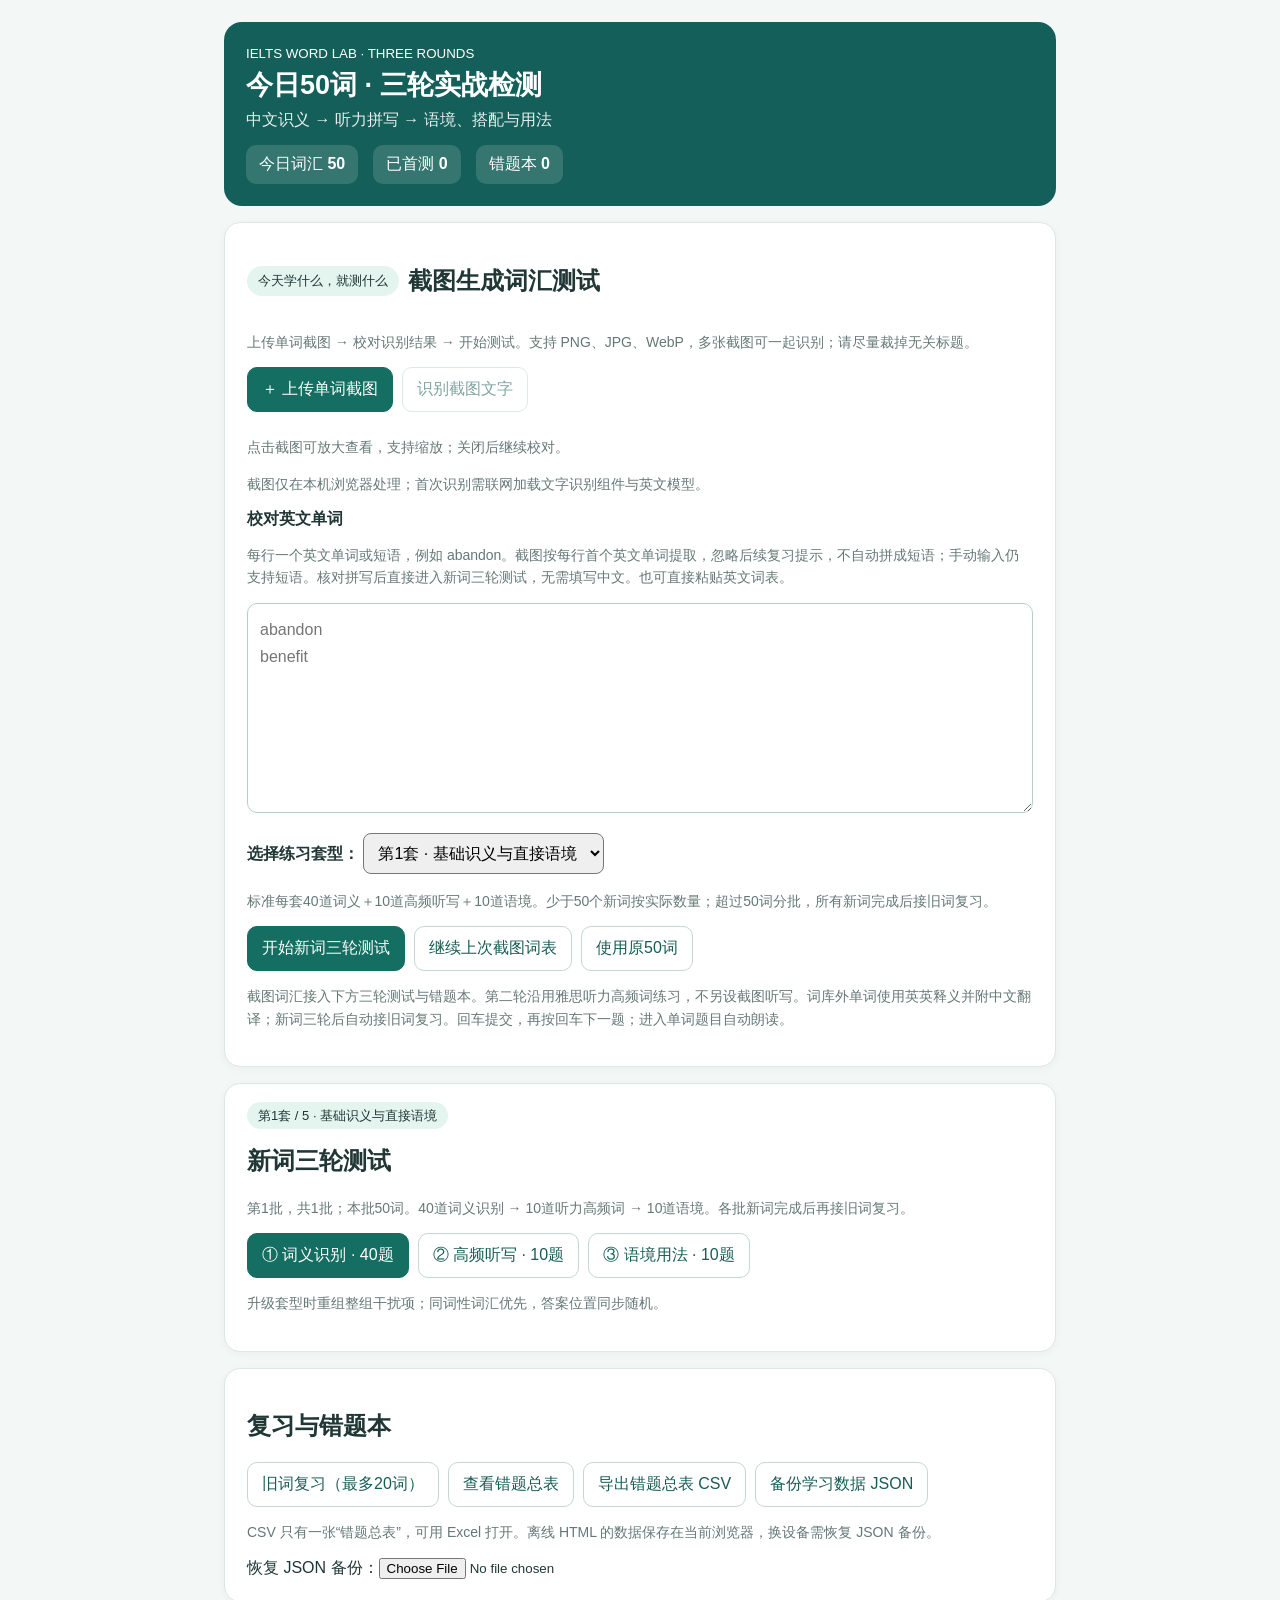
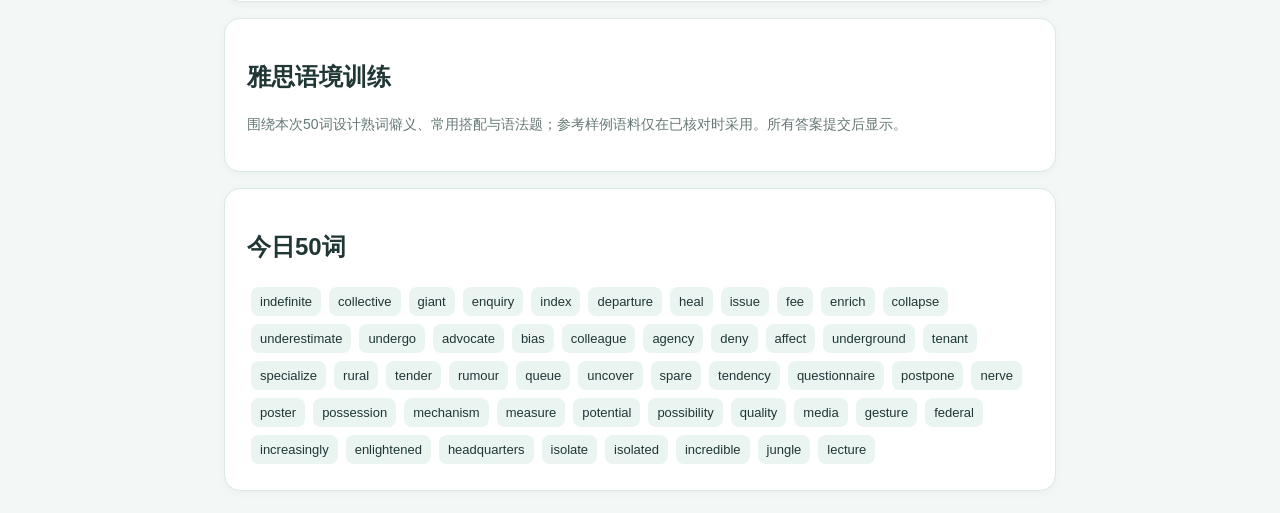
<file: index.html>
<!doctype html><html lang="zh-CN"><head><meta charset="utf-8"><meta name="viewport" content="width=device-width,initial-scale=1"><title>IELTS Word Lab · 截图词汇测试</title><style>*{box-sizing:border-box}body{margin:0;background:#f3f7f6;color:#203736;font:16px Arial,"Microsoft YaHei",sans-serif}.wrap{max-width:860px;margin:22px auto;padding:0 14px}header{background:#145f59;color:white;border-radius:18px;padding:22px}h1{margin:5px 0;font-size:27px}header p{opacity:.9;margin:7px 0}.panel{background:white;border:1px solid #dce8e4;border-radius:16px;padding:22px;margin-top:16px;box-shadow:0 2px 8px #0b39340a}.muted{color:#657875;font-size:14px;line-height:1.6}.nav,.flex{display:flex;gap:9px;flex-wrap:wrap;align-items:center}button{font:inherit;border:1px solid #c4d7d2;border-radius:10px;padding:11px 14px;background:white;color:#185d55;cursor:pointer}button.primary{background:#146e61;color:white;border-color:#146e61}button:disabled{opacity:.55;cursor:default}button.opt{display:block;width:100%;text-align:left;margin:9px 0;line-height:1.5}button.opt.sel{background:#e1f2ee;border-color:#167969}.tag{display:inline-block;background:#eaf4f0;padding:7px 9px;border-radius:8px;margin:4px;font-size:13px}.bar{height:9px;background:#e5efeb;border-radius:9px;overflow:hidden;margin:16px 0}.bar>div{height:100%;background:#2b9984}.question{font-size:21px;line-height:1.6;font-weight:600}.feedback{background:#eff8f4;border-left:4px solid #2b9984;padding:13px;margin-top:12px;line-height:1.6}.bad{color:#a13939}.good{color:#177452}.hidden{display:none!important}input[type=text]{width:100%;max-width:480px;border:1px solid #b6cfc7;border-radius:9px;padding:13px;font:inherit}table{border-collapse:collapse;width:100%;font-size:13px}td,th{border:1px solid #d7e4df;padding:9px;text-align:left;vertical-align:top}th{background:#e7f2ee}.pill{background:#e4f4ee;padding:6px 11px;border-radius:20px;font-size:13px}.stat{display:flex;gap:15px;flex-wrap:wrap;margin-top:14px}.stat span{background:#ffffff24;padding:9px 13px;border-radius:10px}label.multi{display:block;padding:10px;margin:7px 0;border:1px solid #d6e4df;border-radius:9px}.hint{background:#fff8e7;border-radius:10px;padding:12px;font-size:14px}button.audio{padding:4px 9px;font-size:13px;margin:2px 5px;border-radius:20px}.vocab{display:inline-block;padding:4px 7px;margin:3px;background:#f0f7f5;border-radius:8px}.feedback p{margin:8px 0}.feedback .rowline{padding:5px 0;border-bottom:1px solid #dce9e5}</style></head><body><div class="wrap"><header><small>IELTS WORD LAB · THREE ROUNDS</small><h1>今日50词 · 三轮实战检测</h1><p>中文识义 → 听力拼写 → 语境、搭配与用法</p><div class="stat"><span>今日词汇 <b id="word-count">50</b></span><span>已首测 <b id="done">0</b></span><span>错题本 <b id="wrong">0</b></span></div></header><div id="shot-anchor"></div><main id="main"></main></div><script>const WORDS=[{"w": "indefinite", "zh": "无限期的；不明确的", "syn": "unlimited;unspecified"}, {"w": "collective", "zh": "集体的；共同的", "syn": "shared;joint"}, {"w": "giant", "zh": "巨大的；巨人", "syn": "enormous;huge"}, {"w": "enquiry", "zh": "询问；调查", "syn": "inquiry;investigation"}, {"w": "index", "zh": "索引；指数；指标", "syn": "indicator;measure"}, {"w": "departure", "zh": "离开；出发；偏离", "syn": "leaving;deviation"}, {"w": "heal", "zh": "治愈；愈合", "syn": "recover;restore"}, {"w": "issue", "zh": "问题；议题；发行；发布", "syn": "matter;problem"}, {"w": "fee", "zh": "费用；收费", "syn": "charge;payment"}, {"w": "enrich", "zh": "丰富；充实", "syn": "enhance;improve"}, {"w": "collapse", "zh": "倒塌；崩溃；骤降", "syn": "fall;breakdown"}, {"w": "underestimate", "zh": "低估", "syn": "undervalue;misjudge"}, {"w": "undergo", "zh": "经历；经受", "syn": "experience;go through"}, {"w": "advocate", "zh": "提倡；拥护；倡导者", "syn": "support;promote"}, {"w": "bias", "zh": "偏见；偏向", "syn": "prejudice;partiality"}, {"w": "colleague", "zh": "同事", "syn": "co-worker;workmate"}, {"w": "agency", "zh": "机构；代理处；作用", "syn": "organisation;body"}, {"w": "deny", "zh": "否认；拒绝给予", "syn": "reject;refuse"}, {"w": "affect", "zh": "影响；使感动", "syn": "influence;impact"}, {"w": "underground", "zh": "地下的；地铁；秘密的", "syn": "subterranean;metro"}, {"w": "tenant", "zh": "租户；承租人", "syn": "renter;occupant"}, {"w": "specialize", "zh": "专门研究；专攻", "syn": "focus;concentrate"}, {"w": "rural", "zh": "农村的；乡村的", "syn": "countryside;non-urban"}, {"w": "tender", "zh": "温柔的；嫩的；投标", "syn": "gentle;offer"}, {"w": "rumour", "zh": "传闻；谣言", "syn": "gossip;hearsay"}, {"w": "queue", "zh": "队列；排队", "syn": "line;wait in line"}, {"w": "uncover", "zh": "揭露；发现", "syn": "reveal;expose"}, {"w": "spare", "zh": "多余的；抽出；饶恕", "syn": "extra;available"}, {"w": "tendency", "zh": "倾向；趋势", "syn": "inclination;trend"}, {"w": "questionnaire", "zh": "调查问卷", "syn": "survey;form"}, {"w": "postpone", "zh": "推迟；延期", "syn": "delay;put off"}, {"w": "nerve", "zh": "神经；勇气", "syn": "courage;boldness"}, {"w": "poster", "zh": "海报；招贴画", "syn": "notice;placard"}, {"w": "possession", "zh": "拥有；财产；所有物", "syn": "ownership;belongings"}, {"w": "mechanism", "zh": "机制；机械装置", "syn": "process;system"}, {"w": "measure", "zh": "测量；措施；衡量", "syn": "assess;step"}, {"w": "potential", "zh": "潜力；潜在的", "syn": "possibility;capacity"}, {"w": "possibility", "zh": "可能性", "syn": "chance;likelihood"}, {"w": "quality", "zh": "质量；品质；特性", "syn": "standard;attribute"}, {"w": "media", "zh": "媒体；媒介", "syn": "press;communication channels"}, {"w": "gesture", "zh": "手势；姿态；表示", "syn": "movement;signal"}, {"w": "federal", "zh": "联邦的", "syn": "national;federated"}, {"w": "increasingly", "zh": "越来越多地", "syn": "progressively;more and more"}, {"w": "enlightened", "zh": "开明的；有见识的", "syn": "open-minded;informed"}, {"w": "headquarters", "zh": "总部；司令部", "syn": "head office;main office"}, {"w": "isolate", "zh": "隔离；孤立", "syn": "separate;segregate"}, {"w": "isolated", "zh": "孤立的；偏远的", "syn": "remote;separated"}, {"w": "incredible", "zh": "难以置信的；极好的", "syn": "unbelievable;extraordinary"}, {"w": "jungle", "zh": "丛林；密林", "syn": "rainforest;forest"}, {"w": "lecture", "zh": "讲座；授课；训斥", "syn": "talk;presentation"}];


const LISTEN=["enquiry", "questionnaire", "queue", "colleague", "headquarters", "rural", "tenant", "lecture", "departure", "gesture"];
const CONTEXT=[{"w": "issue", "type": "tf", "q": "In “The journal will issue a revised report”, issue means “publish”.", "a": true, "ex": "Issue can mean to officially publish or release a document.", "translation": "这份期刊将发布修订后的报告。", "point": "熟词僻义：issue 作动词表示发布；issue a report。"}, {"w": "undergo", "type": "tf", "q": "In “The bridge will undergo major repairs”, undergo means “avoid”.", "a": false, "ex": "Undergo means to experience or be subjected to a process, not to avoid it.", "translation": "这座桥将进行大规模维修。", "point": "undergo repairs / undergo treatment；主语通常承受变化或过程。"}, {"w": "measure", "type": "multi", "q": "Select ALL natural and correct expressions.", "opts": ["take measures to reduce pollution", "measure the impact of the policy", "undergo a questionnaire", "pose a potential risk"], "a": [0, 1, 3], "ex": "Take measures, measure an impact, and pose a risk are natural collocations. “Undergo a questionnaire” is not; complete or answer a questionnaire.", "translation": "采取措施减少污染；衡量政策影响；造成潜在风险。", "point": "区分 measure 作名词“措施”和动词“衡量”；多选需选全且不能多选。"}, {"w": "bias", "type": "single", "q": "The researcher tried to avoid ______ when interpreting the survey results.", "opts": ["bias", "queue", "gesture", "departure"], "a": 0, "ex": "Bias means an unfair preference that can distort judgement.", "translation": "研究人员在解释调查结果时尽力避免偏见。", "point": "avoid bias; researcher bias；与 unbiased 对应。"}, {"w": "tender", "type": "single", "q": "Several firms submitted a ______ for the construction contract.", "opts": ["rumour", "tender", "lecture", "jungle"], "a": 1, "ex": "A tender is a formal offer to carry out work or supply goods at a stated price.", "translation": "几家公司提交了该建设合同的投标文件。", "point": "熟词僻义：tender = 投标（文件）；submit a tender。"}, {"w": "spare", "type": "single", "q": "Could you ______ a few minutes to complete this questionnaire?", "opts": ["deny", "isolate", "spare", "collapse"], "a": 2, "ex": "Spare time means to make time available for something.", "translation": "你能抽出几分钟填写这份问卷吗？", "point": "熟词僻义：spare a few minutes；spare 作动词“抽出”。"}, {"w": "agency", "type": "single", "q": "The environmental ______ published a new report on rural water quality.", "opts": ["agency", "poster", "nerve", "queue"], "a": 0, "ex": "An agency is an organisation responsible for a particular service or activity.", "translation": "环境机构发布了一份关于农村水质的新报告。", "point": "government agency / environmental agency。"}, {"w": "potential", "type": "single", "q": "The proposal has the ______ to improve access to public transport.", "opts": ["rumour", "possession", "potential", "departure"], "a": 2, "ex": "Have the potential to do something means to be capable of achieving it.", "translation": "这项提案有望改善公共交通的可及性。", "point": "have the potential to + 动词原形。"}, {"w": "collective", "type": "single", "q": "Protecting the forest requires ______ action by local communities.", "opts": ["isolated", "collective", "indefinite", "federal"], "a": 1, "ex": "Collective action is action taken together by a group.", "translation": "保护森林需要当地社区采取集体行动。", "point": "collective action / collective responsibility。"}, {"w": "enrich", "type": "single", "q": "Reading widely can ______ students’ understanding of different cultures.", "opts": ["postpone", "deny", "enrich", "underestimate"], "a": 2, "ex": "Enrich means to improve something by adding value, depth, or variety.", "translation": "广泛阅读能够丰富学生对不同文化的理解。", "point": "enrich understanding / enrich experience。"}];
// 熟词僻义：选取当前50词中具有稳定、可核实的雅思相关义项，不杜撰罕见词义。
const RARE_SENSES={"issue": {"meaning": "发布；发行", "stem": "在 “The authority issued a warning.” 中，issue 表示？", "usage": "issue a warning / issue a report", "note": "Issue can mean to publish or officially release something."}, "measure": {"meaning": "措施；办法", "stem": "在 “The government introduced new measures.” 中，measure 表示？", "usage": "take measures / preventive measures", "note": "A measure is an action taken to achieve a purpose."}, "nerve": {"meaning": "勇气；胆量", "stem": "在 “She had the nerve to challenge the decision.” 中，nerve 表示？", "usage": "have the nerve to do something", "note": "Nerve can mean courage, not only a part of the nervous system."}, "gesture": {"meaning": "表示；姿态（友好或善意）", "stem": "在 “The donation was a gesture of goodwill.” 中，gesture 表示？", "usage": "a gesture of goodwill", "note": "A gesture can be an action that expresses a feeling or intention."}, "departure": {"meaning": "偏离；背离", "stem": "在 “The policy marks a departure from past practice.” 中，departure 表示？", "usage": "a departure from tradition", "note": "Departure can mean a change away from an established approach."}, "quality": {"meaning": "特性；品质", "stem": "在 “Patience is an important quality in a teacher.” 中，quality 表示？", "usage": "personal qualities / leadership qualities", "note": "A quality can be a characteristic, not just a standard."}, "lecture": {"meaning": "训斥；说教", "stem": "在 “My manager lectured me about punctuality.” 中，lecture 表示？", "usage": "lecture somebody about something", "note": "Lecture can mean to scold someone at length."}, "index": {"meaning": "指数；指标", "stem": "在 “The consumer price index rose.” 中，index 表示？", "usage": "price index / index of development", "note": "An index can be a numerical measure of change."}};


const IPA={"indefinite": "/ɪnˈdefɪnət/", "collective": "/kəˈlektɪv/", "giant": "/ˈdʒaɪənt/", "enquiry": "/ɪnˈkwaɪəri/", "index": "/ˈɪndeks/", "departure": "/dɪˈpɑːtʃə/", "heal": "/hiːl/", "issue": "/ˈɪʃuː/", "fee": "/fiː/", "enrich": "/ɪnˈrɪtʃ/", "collapse": "/kəˈlæps/", "underestimate": "/ˌʌndərˈestɪmeɪt/", "undergo": "/ˌʌndəˈɡəʊ/", "advocate": "/ˈædvəkeɪt/", "bias": "/ˈbaɪəs/", "colleague": "/ˈkɒliːɡ/", "agency": "/ˈeɪdʒənsi/", "deny": "/dɪˈnaɪ/", "affect": "/əˈfekt/", "underground": "/ˈʌndəɡraʊnd/", "tenant": "/ˈtenənt/", "specialize": "/ˈspeʃəlaɪz/", "rural": "/ˈrʊərəl/", "tender": "/ˈtendə/", "rumour": "/ˈruːmə/", "queue": "/kjuː/", "uncover": "/ʌnˈkʌvə/", "spare": "/speə/", "tendency": "/ˈtendənsi/", "questionnaire": "/ˌkwestʃəˈneə/", "postpone": "/pəʊstˈpəʊn/", "nerve": "/nɜːv/", "poster": "/ˈpəʊstə/", "possession": "/pəˈzeʃən/", "mechanism": "/ˈmekənɪzəm/", "measure": "/ˈmeʒə/", "potential": "/pəˈtenʃəl/", "possibility": "/ˌpɒsəˈbɪləti/", "quality": "/ˈkwɒləti/", "media": "/ˈmiːdiə/", "gesture": "/ˈdʒestʃə/", "federal": "/ˈfedərəl/", "increasingly": "/ɪnˈkriːsɪŋli/", "enlightened": "/ɪnˈlaɪtənd/", "headquarters": "/ˌhedˈkwɔːtəz/", "isolate": "/ˈaɪsəleɪt/", "isolated": "/ˈaɪsəleɪtɪd/", "incredible": "/ɪnˈkredəbəl/", "jungle": "/ˈdʒʌŋɡəl/", "lecture": "/ˈlektʃə/"};
const LISTEN_NOTES={"enquiry": "英式 /ɪnˈkwaɪəri/，重音在第二音节；enquiry 与 inquiry 拼写均可见。", "questionnaire": "重音在末尾 /ˈneə/；注意双写 n 和 -aire。", "queue": "读 /kjuː/，只有一个音节；ueue 不另发音。", "colleague": "重音在第一音节；-league 读 /liːɡ/。", "headquarters": "注意复数形式 -s；headquarters 通常以 -s 结尾。", "rural": "两个音节；英式 /ˈrʊərəl/，注意 r 与弱读元音。", "tenant": "重音在第一音节；不要与 tenet（信条）混淆。", "lecture": "-ture 读 /tʃə/；英式词尾 r 不单独卷舌。", "departure": "重音在第二音节 /ˈpɑː/；英式长元音 /ɑː/。", "gesture": "-ture 读 /tʃə/；重音在第一音节。"};
const CONTEXT_ZH={};
const CONTEXT_POINT={};
function explainError(q,given,correct){if(q.type==='spell'){let a=q.a.toLowerCase(),b=String(given).toLowerCase();return `你的拼写是 “${given}”，正确拼写是 “${a}”。请对照每个字母，特别检查重音对应的音节及不发音字母。`;}if(q.type==='multi'){let selected=given||'（未选）';return `你选择了：${selected}。正确选项为：${correct}。${q.ex||'多选题需选全，且不能多选。'}`; }if(q.type==='tf')return `这道判断题的关键是词组含义，而不是句子表面是否通顺。请对比 “${q.w}” 的实际意义与题目中的解释。`;if(q.label?.includes('第一轮')||stage===4)return `你选择的是“${given}”，但 “${q.w}” 在本题语境下表示“${q.rare?RARE_SENSES[q.w].meaning:WORDS.find(x=>x.w===q.w).zh}”。${q.rare?RARE_SENSES[q.w].note:'注意不要只凭词形猜测词义。'}`;return `你选择了“${given}”，但本句需要“${correct}”。${q.point||CONTEXT_POINT[q.w]||'请检查语义与固定搭配是否同时成立。'}`}
const EXTRA_IPA={advancement:'/ədˈvɑːnsmənt/',progress:'/ˈprəʊɡres/',benefit:'/ˈbenɪfɪt/',strength:'/streŋθ/',administrative:'/ədˈmɪnɪstrətɪv/',office:'/ˈɒfɪs/',hint:'/hɪnt/',indication:'/ˌɪndɪˈkeɪʃən/',provide:'/prəˈvaɪd/',give:'/ɡɪv/',fulfil:'/fʊlˈfɪl/',requirement:'/rɪˈkwaɪəmənt/',need:'/niːd/',improve:'/ɪmˈpruːv/',strengthen:'/ˈstreŋθən/',expand:'/ɪkˈspænd/',increase:'/ɪnˈkriːs/',geographic:'/ˌdʒiːəˈɡræfɪk/',news:'/njuːz/',title:'/ˈtaɪtəl/',awkward:'/ˈɔːkwəd/',characteristic:'/ˌkærəktəˈrɪstɪk/',include:'/ɪnˈkluːd/',contradictory:'/ˌkɒntrəˈdɪktəri/',explain:'/ɪkˈspleɪn/',translate:'/trænzˈleɪt/',integrate:'/ˈɪntɪɡreɪt/','well-informed':'/ˌwel ɪnˈfɔːmd/',disrupt:'/dɪsˈrʌpt/',tie:'/taɪ/',jump:'/dʒʌmp/',surge:'/sɜːdʒ/',scholarly:'/ˈskɒləli/',acquired:'/əˈkwaɪəd/',grassland:'/ˈɡrɑːslænd/',signify:'/ˈsɪɡnɪfaɪ/',intend:'/ɪnˈtend/',method:'/ˈmeθəd/',way:'/weɪ/',adjacent:'/əˈdʒeɪsənt/',discuss:'/dɪˈskʌs/',agreement:'/əˈɡriːmənt/',present:'/prɪˈzent/',cause:'/kɔːz/',part:'/pɑːt/',share:'/ʃeə/',favourable:'/ˈfeɪvərəbəl/',eligible:'/ˈelɪdʒəbəl/',competent:'/ˈkɒmpɪtənt/',line:'/laɪn/',argument:'/ˈɑːɡjəmənt/',destroy:'/dɪˈstrɔɪ/',damage:'/ˈdæmɪdʒ/',noise:'/nɔɪz/',reliable:'/rɪˈlaɪəbəl/',origin:'/ˈɒrɪdʒɪn/',keepsake:'/ˈkiːpseɪk/',wipe:'/waɪp/',doubt:'/daʊt/',impartial:'/ɪmˈpɑːʃəl/',expedition:'/ˌekspəˈdɪʃən/',roomy:'/ˈruːmi/',enticement:'/ɪnˈtaɪsmənt/',promote:'/prəˈməʊt/',entice:'/ɪnˈtaɪs/',unfavourable:'/ʌnˈfeɪvərəbəl/',trainer:'/ˈtreɪnə/',instruct:'/ɪnˈstrʌkt/',rules:'/ruːlz/',cipher:'/ˈsaɪfə/',drink:'/drɪŋk/',show:'/ʃəʊ/',illustrate:'/ˈɪləstreɪt/',logical:'/ˈlɒdʒɪkəl/',consistent:'/kənˈsɪstənt/',huge:'/hjuːdʒ/',vast:'/vɑːst/'};
const IPA_ALL={...EXTRA_IPA,...IPA,'be eligible':'/bi ˈelɪdʒəbəl/','move forward':'/muːv ˈfɔːwəd/','news title':'/njuːz ˈtaɪtəl/','reach agreement':'/riːtʃ əˈɡriːmənt/'};
function audioButton(word){return `<button type="button" class="audio" title="点读英式发音" onclick="speak(decodeURIComponent('${encodeURIComponent(word)}'))">🔊 点读</button>`}
function phonetic(word){let ip=IPA_ALL[word.toLowerCase()];return `<span class="vocab"><b>${esc(word)}</b> <span class="muted">${esc(ip||'音标待核实')}</span>${audioButton(word)}</span>`}
const WORD_POS={"indefinite": "adj", "collective": "adj,n", "giant": "adj,n", "enquiry": "n", "index": "n,v", "departure": "n", "heal": "v", "issue": "n,v", "fee": "n", "enrich": "v", "collapse": "v,n", "underestimate": "v", "undergo": "v", "advocate": "v,n", "bias": "n,v", "colleague": "n", "agency": "n", "deny": "v", "affect": "v", "underground": "adj,adv,n", "tenant": "n", "specialize": "v", "rural": "adj", "tender": "adj,n,v", "rumour": "n,v", "queue": "n,v", "uncover": "v", "spare": "adj,v,n", "tendency": "n", "questionnaire": "n", "postpone": "v", "nerve": "n", "poster": "n", "possession": "n", "mechanism": "n", "measure": "n,v", "potential": "n,adj", "possibility": "n", "quality": "n,adj", "media": "n", "gesture": "n,v", "federal": "adj", "increasingly": "adv", "enlightened": "adj", "headquarters": "n", "isolate": "v", "isolated": "adj", "incredible": "adj", "jungle": "n", "lecture": "n,v"};
const SYN_MEANINGS={"indefinite": {"unlimited": "无限的", "unspecified": "未明确的"}, "collective": {"shared": "共有的", "joint": "共同的"}, "giant": {"enormous": "巨大的", "huge": "巨大的"}, "enquiry": {"inquiry": "询问", "investigation": "调查"}, "index": {"indicator": "指标", "measure": "衡量标准"}, "departure": {"leaving": "离开", "deviation": "偏离"}, "heal": {"recover": "康复", "restore": "恢复"}, "issue": {"matter": "事情、问题", "problem": "问题"}, "fee": {"charge": "收费", "payment": "付款"}, "enrich": {"enhance": "提升", "improve": "改善"}, "collapse": {"fall": "倒下、下降", "breakdown": "崩溃、故障"}, "underestimate": {"undervalue": "低估价值", "misjudge": "误判"}, "undergo": {"experience": "经历", "go through": "经历、经受"}, "advocate": {"support": "支持", "promote": "促进、倡导"}, "bias": {"prejudice": "偏见", "partiality": "偏袒"}, "colleague": {"co-worker": "同事", "workmate": "同事"}, "agency": {"organisation": "组织", "body": "机构"}, "deny": {"reject": "拒绝", "refuse": "拒绝"}, "affect": {"influence": "影响", "impact": "影响"}, "underground": {"subterranean": "地下的", "metro": "地铁"}, "tenant": {"renter": "租房者", "occupant": "居住者"}, "specialize": {"focus": "专注", "concentrate": "集中精力"}, "rural": {"countryside": "乡村", "non-urban": "非城市的"}, "tender": {"gentle": "温柔的", "offer": "报价、提议"}, "rumour": {"gossip": "流言", "hearsay": "传闻"}, "queue": {"line": "队列", "wait in line": "排队"}, "uncover": {"reveal": "揭示", "expose": "揭露"}, "spare": {"extra": "额外的", "available": "可用的"}, "tendency": {"inclination": "倾向", "trend": "趋势"}, "questionnaire": {"survey": "调查", "form": "表格"}, "postpone": {"delay": "延迟", "put off": "推迟"}, "nerve": {"courage": "勇气", "boldness": "胆量"}, "poster": {"notice": "公告", "placard": "标语牌"}, "possession": {"ownership": "所有权", "belongings": "个人物品"}, "mechanism": {"process": "过程", "system": "系统"}, "measure": {"assess": "评估", "step": "措施"}, "potential": {"possibility": "可能性", "capacity": "能力、容量"}, "possibility": {"chance": "机会、可能性", "likelihood": "可能性"}, "quality": {"standard": "标准", "attribute": "特征"}, "media": {"press": "新闻媒体", "communication channels": "传播渠道"}, "gesture": {"movement": "动作", "signal": "信号"}, "federal": {"national": "国家的", "federated": "联邦制的"}, "increasingly": {"progressively": "逐渐地", "more and more": "越来越"}, "enlightened": {"open-minded": "思想开明的", "informed": "见多识广的"}, "headquarters": {"head office": "总部", "main office": "总办事处"}, "isolate": {"separate": "分开", "segregate": "隔离"}, "isolated": {"remote": "偏远的", "separated": "分离的"}, "incredible": {"unbelievable": "难以置信的", "extraordinary": "非凡的"}, "jungle": {"rainforest": "热带雨林", "forest": "森林"}, "lecture": {"talk": "讲话", "presentation": "演讲、报告"}};
const SYN_POS={"unlimited": "adj", "unspecified": "adj", "shared": "adj", "joint": "adj", "enormous": "adj", "huge": "adj", "inquiry": "n", "investigation": "n", "indicator": "n", "measure": "n,v", "leaving": "n", "deviation": "n", "recover": "v", "restore": "v", "matter": "n", "problem": "n", "charge": "n,v", "payment": "n", "enhance": "v", "improve": "v", "fall": "n,v", "breakdown": "n", "undervalue": "v", "misjudge": "v", "experience": "v,n", "go through": "phr.v", "support": "v,n", "promote": "v", "prejudice": "n", "partiality": "n", "co-worker": "n", "workmate": "n", "organisation": "n", "body": "n", "reject": "v", "refuse": "v", "influence": "v,n", "impact": "n,v", "subterranean": "adj", "metro": "n", "renter": "n", "occupant": "n", "focus": "v,n", "concentrate": "v", "countryside": "n", "non-urban": "adj", "gentle": "adj", "offer": "n,v", "gossip": "n,v", "hearsay": "n", "line": "n", "wait in line": "phr.v", "reveal": "v", "expose": "v", "extra": "adj", "available": "adj", "inclination": "n", "trend": "n", "survey": "n,v", "form": "n", "delay": "v,n", "put off": "phr.v", "courage": "n", "boldness": "n", "notice": "n,v", "placard": "n", "ownership": "n", "belongings": "n", "process": "n", "system": "n", "assess": "v", "step": "n", "possibility": "n", "capacity": "n", "chance": "n", "likelihood": "n", "standard": "n,adj", "attribute": "n", "press": "n", "communication channels": "n.pl", "movement": "n", "signal": "n,v", "national": "adj", "federated": "adj", "progressively": "adv", "more and more": "adv", "open-minded": "adj", "informed": "adj", "head office": "n", "main office": "n", "separate": "v,adj", "segregate": "v", "remote": "adj", "separated": "adj", "unbelievable": "adj", "extraordinary": "adj", "rainforest": "n", "forest": "n", "talk": "n,v", "presentation": "n"};
const OBSTACLES={"issue": [["journal", "n.", "期刊"], ["revised", "adj.", "修订后的"], ["publish", "v.", "发表；发布"]], "undergo": [["bridge", "n.", "桥梁"], ["major", "adj.", "大规模的"], ["repairs", "n.复数", "维修工程"], ["avoid", "v.", "避免"]], "measure": [["pollution", "n.", "污染"], ["impact", "n.", "影响"], ["policy", "n.", "政策"], ["pose", "v.", "造成；带来"], ["risk", "n.", "风险"]], "bias": [["researcher", "n.", "研究人员"], ["interpret", "v.", "解读"], ["survey", "n.", "调查"], ["results", "n.复数", "结果"]], "tender": [["firms", "n.复数", "公司"], ["submit", "v.", "提交"], ["construction", "n.", "建设"], ["contract", "n.", "合同"]], "spare": [["complete", "v.", "填写；完成"], ["questionnaire", "n.", "问卷"]], "agency": [["environmental", "adj.", "环境的"], ["published", "v.过去式", "发布"], ["rural", "adj.", "农村的"], ["water quality", "n.短语", "水质"]], "potential": [["proposal", "n.", "提案"], ["access", "n.", "获得……的机会；可及性"], ["public transport", "n.短语", "公共交通"]], "collective": [["protecting", "v.-ing", "保护"], ["requires", "v.三单", "需要"], ["local communities", "n.复数短语", "当地社区"]], "enrich": [["widely", "adv.", "广泛地"], ["understanding", "n.", "理解"], ["cultures", "n.复数", "文化"]]};
const POS_CN={n:'名词',v:'动词',adj:'形容词',adv:'副词','phr.v':'动词短语','n.pl':'复数名词'};
function posLabel(pos){return String(pos||'词性待核实').split(',').map(t=>POS_CN[t]||t).join('／')}
function wordLine(word,pos,zh){return `<div class="rowline">${phonetic(word)} <b>(${esc(posLabel(pos))})</b>${zh?' — '+esc(zh):''}</div>`}
function synonymDetails(x){return x.syn.split(';').map(v=>{let phrase=v.trim(),meaning=SYN_MEANINGS[x.w]?.[phrase]||'需结合语境确认',pos=SYN_POS[phrase]||'词性待核实';return wordLine(phrase,pos,meaning)}).join('')}
function distractorDetails(q){if(!q.label?.includes('第一轮')||q.rare)return '';return '<p><b>选项对应的英文词汇：</b></p>'+q.opts.map((zh,i)=>{let w=WORDS.find(z=>z.zh===zh);return `<div class="rowline">${String.fromCharCode(65+i)}. ${esc(zh)} → ${w?phonetic(w.w)+' <b>('+esc(posLabel(WORD_POS[w.w]))+')</b>':'本项无唯一对应词'}</div>`}).join('')}
function rareOptionNote(q){if(!q.rare)return '';return '<p class="muted">熟词僻义题的干扰项用于区分义项，不强行对应单一英文单词。</p>'}
function obstacleDetails(q){let entries=OBSTACLES[q.w]||[];if(!entries.length)return '';return '<p><b>阅读障碍词释义（按本题语境）：</b></p>'+entries.map(([w,pos,zh])=>wordLine(w,pos,zh)).join('')}
function answerDetails(q,ok,given,correct){let x=WORDS.find(z=>z.w===q.w),parts=[];if(q.label?.includes('第一轮')||stage===1||stage===4){parts.push(`<p><b>考察词及词性：</b></p>${wordLine(q.w,WORD_POS[q.w],q.rare?RARE_SENSES[q.w].meaning:x.zh)}${q.rare?`<p><b>常见搭配：</b>${esc(RARE_SENSES[q.w].usage)}</p><p><b>English explanation:</b> ${esc(RARE_SENSES[q.w].note)}</p>`:''}<p><b>常见同义替换（音标、词性、中文意思）：</b></p>${synonymDetails(x)}${distractorDetails(q)}${rareOptionNote(q)}`)}else if(q.type==='spell'){parts.push(`<p><b>正确拼写、词性与中文意思：</b></p>${wordLine(q.w,WORD_POS[q.w],x.zh)}<p><b>英式发音注意：</b>${esc(LISTEN_NOTES[q.w]||'注意重音和弱读。')}</p><p><b>常见同义替换：</b></p>${synonymDetails(x)}</p>`)}else{parts.push(`<p><b>句子中文意思：</b>${esc(q.translation||CONTEXT_ZH[q.w]||'请结合上下文理解句义。')}</p><p><b>考察点：</b>${esc(q.point||CONTEXT_POINT[q.w]||'语境意义及搭配。')}</p><p><b>English explanation:</b> ${esc(q.ex)}</p><p><b>考察词及词性：</b></p>${wordLine(q.w,WORD_POS[q.w],x.zh)}<p><b>相关同义替换（须结合语境）：</b></p>${synonymDetails(x)}${obstacleDetails(q)}`);if(q.type==='single'&&q.opts)parts.push('<p><b>其他选项词汇及词性：</b></p>'+q.opts.filter(t=>t!==q.w&&WORDS.some(z=>z.w===t)).map(t=>wordLine(t,WORD_POS[t],WORDS.find(z=>z.w===t).zh)).join(''))}if(!ok)parts.push(`<p class="bad"><b>错误原因：</b>${esc(explainError(q,given,correct))}</p>`);return parts.join('')}


const BASE_WORDS=WORDS.slice();
const KEY='ielts_wordlab_50_20261108_v1', $=id=>document.getElementById(id), esc=s=>String(s??'').replace(/[&<>"']/g,c=>({'&':'&amp;','<':'&lt;','>':'&gt;','"':'&quot;',"'":'&#39;'}[c]));
const today=()=>new Date().toLocaleDateString('sv-SE'); const later=n=>{let d=new Date();d.setDate(d.getDate()+n);return d.toLocaleDateString('sv-SE')};
let db;try{db=JSON.parse(localStorage.getItem(KEY))||{attempts:{},errors:{},history:[]}}catch(e){db={attempts:{},errors:{},history:[]}};db.attempts??={};db.errors??={};db.history??=[];
function repairHistoricalTF(){let fixed=0;for(let h of db.history){if(h.stage!==3||h.ok!==false)continue;let q=CONTEXT.find(z=>z.type==='tf'&&z.q===h.question);if(!q)continue;let expected=q.a?'True':'False';if(h.given!==expected)continue;h.ok=true;h.repaired='判断题判分修复';let e=db.errors[h.word];if(e){let at=e.mistakes?.findIndex(m=>m.question===h.question&&m.given===h.given&&m.date===h.date);if(at>=0){e.mistakes.splice(at,1);e.misses=Math.max(0,(e.misses||0)-1);if(e.misses===0){delete db.errors[h.word]}else{e.status='重点复习';e.pending=Math.min(e.pending||2,2)}}}fixed++}if(fixed){try{localStorage.setItem(KEY,JSON.stringify(db))}catch(e){} }return fixed}
const repairedTF=repairHistoricalTF();
let stage=0,quiz=[],idx=0,chosen=null,locked=false,results=[];
function save(){try{localStorage.setItem(KEY,JSON.stringify(db))}catch(e){alert('本地存储不可用，请导出备份。')}stats()}
function stats(){$('done').textContent=WORDS.filter(x=>db.attempts[x.w]).length;$('wrong').textContent=Object.keys(db.errors).length}
function opts(q){if(q.type==='spell')return `<button onclick="speak('${q.w}')">▶ 播放英式发音</button><p class="muted">可反复点读；每次点击会立即中断前一次发音并重新播放（语音为设备合成发音）</p><input type="text" id="spell" autocomplete="off" spellcheck="false" placeholder="Type the word you hear · Enter 提交">`;if(q.type==='multi')return q.opts.map((x,i)=>`<label class="multi"><input type="checkbox" name="multi" value="${i}"> ${esc(x)}</label>`).join('');let o=q.type==='tf'?['True','False']:q.opts;return o.map((x,i)=>`<button class="opt" id="opt${i}" onclick="choose(${i})">${String.fromCharCode(65+i)}. ${esc(x)}</button>`).join('')}
function choices(w){let x=WORDS.find(v=>v.w===w),others=WORDS.filter(v=>v.w!==w&&v.zh!==x.zh);let salt=WORDS.indexOf(x);let distract=[others[(salt+7)%others.length],others[(salt+19)%others.length],others[(salt+31)%others.length]].map(z=>z.zh);let a=[x.zh,...distract];return {opts:a.sort((a,b)=>((a.length*7+salt)%11)-((b.length*7+salt)%11)),answer:x.zh}}
function makeMeaning(w,variant=0){let x=WORDS.find(v=>v.w===w);if(x?.dictionary)return batchMeaning(x);let o=choices(w);if(variant){let syn=x.syn.split(';')[0],options=renewedOptions(w,chooseAlternativeWords(x,true).map(v=>v.w),'review:'+w);return {w,type:'single',q:`Which word is closest in meaning to “${syn}”?`,opts:options,a:options.indexOf(w),ex:`“${w}” can mean ${x.zh}.`,label:'变式复测'}}let rare=RARE_SENSES[w];if(rare){let other=WORDS.filter(v=>v.w!==w&&!v.zh.includes(rare.meaning)).slice(0,3).map(v=>v.zh);let opts=[rare.meaning,...other];let shift=(WORDS.findIndex(v=>v.w===w)%4);opts=[...opts.slice(shift),...opts.slice(0,shift)];return {w,type:'single',q:rare.stem,opts,a:opts.indexOf(rare.meaning),ex:rare.note,label:'第一轮 · 中文识义 · 熟词僻义',rare:true}}return {w,type:'single',q:`${w} 的中文意思是？`,opts:o.opts,a:o.opts.indexOf(o.answer),ex:`“${w}” means ${x.zh}.`,label:'第一轮 · 中文识义'}}
function build(s){stage=s;idx=0;results=[];if(s===1)quiz=BASE_WORDS.filter(x=>!LISTEN.includes(x.w)).map(x=>makeMeaning(x.w));if(s===2)quiz=LISTEN.map(w=>({w,type:'spell',q:'Listen and write the word.',a:w,ex:`The correct spelling is “${w}”.`,label:'第二轮 · 听力拼写'}));if(s===3)quiz=CONTEXT.map(x=>({...x,label:'第三轮 · 语境与用法'}));if(s===4){let due=Object.values(db.errors).filter(e=>(e.pending||0)>0||!e.next||e.next<=today()).sort((a,b)=>(b.misses||0)-(a.misses||0)).slice(0,15).map(e=>e.word);let other=WORDS.filter(x=>db.attempts[x.w]&&!db.errors[x.w]&&x.syn).slice(0,5).map(x=>x.w);let chosenWords=[...new Set([...due,...other])].slice(0,20);if(!chosenWords.length){$('main').innerHTML='<section class="panel"><h2>暂无旧词任务</h2><p>先完成新词测试。旧词不强行凑满20个。</p></section>';return}quiz=chosenWords.map(w=>{let e=db.errors[w];return e?.pending?makeMeaning(w,1):makeMeaning(w,0)})}render()}
function choose(i){if(locked)return;chosen=i;document.querySelectorAll('.opt').forEach((b,j)=>b.classList.toggle('sel',i===j))}

let speechTimer=null,pronunciationTicket=0,pronunciationAudio=null;
function stopPronunciation(){
 pronunciationTicket++;
 if(speechTimer)clearTimeout(speechTimer);
 if(window.speechSynthesis)window.speechSynthesis.cancel();
 if(pronunciationAudio){pronunciationAudio.pause();pronunciationAudio=null}
}
function pronunciationNote(message){
 const main=$('main');if(!main)return;
 let note=$('pronunciation-status');
 if(!note){note=document.createElement('p');note.id='pronunciation-status';note.className='muted';note.setAttribute('role','status');main.append(note)}
 note.textContent=message;
}
async function pronunciationFallback(word,ticket){
 try{
 let item=WORDS.find(x=>x.w===word),audioUrl=item?.audioUrl;
 if(!audioUrl){
 const controller=new AbortController(),timer=setTimeout(()=>controller.abort(),8000);
 try{const response=await fetch('https://api.dictionaryapi.dev/api/v2/entries/en/'+encodeURIComponent(word),{signal:controller.signal});const entries=await response.json();audioUrl=entries?.flatMap(e=>e.phonetics||[]).find(p=>/^https:\/\//.test(p.audio||''))?.audio||'';if(item&&audioUrl)item.audioUrl=audioUrl}finally{clearTimeout(timer)}
 }
 if(ticket!==pronunciationTicket)return;
 if(!audioUrl)throw Error('no audio');
 pronunciationAudio=new Audio(audioUrl);await pronunciationAudio.play();
 if(ticket===pronunciationTicket)pronunciationNote('正在播放词典录音。词典录音的口音以来源为准。');
 }catch(e){if(ticket===pronunciationTicket)pronunciationNote('自动朗读暂不可用，可点击点读或播放按钮重试；请检查设备音量与浏览器声音权限。')}
}
function speak(word){
 stopPronunciation();const ticket=pronunciationTicket;
 if(!window.speechSynthesis){pronunciationFallback(word,ticket);return}
 speechTimer=setTimeout(()=>{
 if(ticket!==pronunciationTicket)return;
 try{
 const utterance=new SpeechSynthesisUtterance(word);utterance.lang='en-GB';utterance.rate=.86;
 const voices=window.speechSynthesis.getVoices(),voice=voices.find(v=>v.lang.toLowerCase()==='en-gb'&&v.localService)||voices.find(v=>v.lang.toLowerCase()==='en-gb');
 if(voice)utterance.voice=voice;
 utterance.onerror=event=>{if(!['canceled','interrupted'].includes(event.error)&&ticket===pronunciationTicket)pronunciationFallback(word,ticket)};
 window.speechSynthesis.speak(utterance);if(window.speechSynthesis.paused)window.speechSynthesis.resume();
 }catch(e){pronunciationFallback(word,ticket)}
 },65);
}

function render(){let q=quiz[idx];if(!q){finish();return}chosen=null;locked=false;let label=q.label||'复习';$('main').innerHTML=`<section class="panel"><div class="flex"><span class="pill">${esc(label)}</span><b>${idx+1} / ${quiz.length}</b></div><div class="bar"><div style="width:${idx/quiz.length*100}%"></div></div><p class="question">${esc(q.q)}</p>${q.type!=='spell'&&!q.deferPronunciation&&!q.q.includes('______')?audioButton(q.w):''}${opts(q)}<div id="feedback"></div><div class="flex"><button class="primary" id="submit" onclick="submit()">提交答案</button><button class="primary hidden" id="next" onclick="idx++;render()">下一题 →</button></div></section>`}
function submit(){if(locked)return;let q=quiz[idx],given;if(q.type==='spell'){given=($('spell').value||'').trim();if(!given)return alert('请先输入单词')}else if(q.type==='multi'){given=[...document.querySelectorAll('input[name=multi]:checked')].map(x=>Number(x.value));if(!given.length)return alert('请先选择答案')}else{if(chosen===null)return alert('请先选择答案');given=chosen}
let ok=q.type==='spell'?given.toLowerCase()===q.a.toLowerCase():q.type==='multi'?JSON.stringify([...given].sort((a,b)=>a-b))===JSON.stringify([...q.a].sort((a,b)=>a-b)):q.type==='tf'?given===(q.a?0:1):given===q.a;
let correct=q.type==='spell'?q.a:q.type==='multi'?q.a.map(i=>q.opts[i]).join('；'):(q.type==='tf'?(q.a?'True':'False'):q.opts[q.a]);let submitted=q.type==='spell'?given:q.type==='multi'?given.map(i=>q.opts[i]).join('；'):(q.type==='tf'?['True','False'][given]:q.opts[given]);
let w=q.w, x=WORDS.find(z=>z.w===w);db.attempts[w]=(db.attempts[w]||0)+1;db.history.push({word:w,date:today(),stage,question:q.q,given:submitted,correct,ok});let e=db.errors[w];if(!ok){if(!e)e=db.errors[w]={word:w,zh:x.zh,syn:x.syn,misses:0,passes:0,pending:2,next:today(),last:'',mistakes:[],status:'重点复习'};e.misses++;e.pending=2;e.passes=0;e.next=later(1);e.status='重点复习';e.mistakes.push({date:today(),question:q.q,given:submitted,correct})}else if(e){e.passes=(e.passes||0)+1;if(e.pending>0)e.pending--;e.next=later(e.pending?1:Math.min(30,2**Math.min(e.passes,5)));e.status=e.pending?'待变式复测':'初步巩固'}if(e)e.last=today();save();results.push(ok);locked=true;
$('feedback').innerHTML=`<div class="feedback"><b class="${ok?'good':'bad'}">${ok?'✓ 回答正确':'✗ 回答错误'}</b><p><b>Answer:</b> ${esc(correct)}</p>${answerDetails(q,ok,submitted,correct)}${!ok?'<p class="muted">已自动加入错题本，安排两次变式复测。</p>':''}</div>`;$('submit').classList.add('hidden');$('next').classList.remove('hidden');document.querySelectorAll('#main .opt,#main input').forEach(el=>el.disabled=true)}
function finish(){let n=results.filter(Boolean).length;$('main').innerHTML=`<section class="panel"><h2>本轮完成</h2><h1>${n} / ${results.length}</h1><p>正确率 ${Math.round(100*n/results.length)}%。错词已实时更新。</p><div class="flex">${stage<3?`<button class="primary" onclick="build(${stage+1})">进入下一轮 →</button>`:''}<button onclick="build(4)">旧词复习（最多20词）</button><button onclick="showErrors()">查看错题总表</button><button onclick="home()">返回首页</button></div></section>`}
function home(){stats();let covered=BASE_WORDS.filter(x=>db.attempts[x.w]).length;$('main').innerHTML=`<section class="panel"><h2>新词三轮测试</h2>${repairedTF?`<div class="hint">已自动纠正 ${repairedTF} 条此前误判的判断题记录，并调整相关错题。</div>`:''}<p class="muted">第一轮40个词考中文意思（含熟词僻义），第二轮10个词进行高频听写：<b>50个新词恰好全部覆盖</b>。第三轮再做10道不同的雅思语境题，考搭配和用法，不重复前两轮的题目。单词可能再次出现，但考点不同。</p><div class="flex"><button class="primary" onclick="build(1)">① 中文识义 · 40题</button><button onclick="build(2)">② 听力拼写 · 10题</button><button onclick="build(3)">③ 语境用法 · 10题</button></div><p class="muted">第三轮：2道判断、1道多选、7道单选。英文解析在提交后出现。</p><div class="hint">今日新词首测覆盖：${covered}/50。错词将自动进入复测池；旧词每天最多20个，优先错题本。</div></section><section class="panel"><h2>复习与错题本</h2><div class="flex"><button onclick="build(4)">旧词复习（最多20词）</button><button onclick="showErrors()">查看错题总表</button><button onclick="exportCSV()">导出错题总表 CSV</button><button onclick="backup()">备份学习数据 JSON</button></div><p class="muted">CSV 只有一张“错题总表”，可用 Excel 打开。离线 HTML 的数据保存在当前浏览器，换设备需恢复 JSON 备份。</p><label>恢复 JSON 备份：<input type="file" accept=".json,application/json" onchange="restore(event)"></label></section><section class="panel"><h2>雅思语境训练</h2><p class="muted">围绕本次50词设计熟词僻义、常用搭配与语法题；参考样例语料仅在已核对时采用。所有答案提交后显示。</p></section><section class="panel"><h2>今日50词</h2>${BASE_WORDS.map(x=>`<span class="tag">${esc(x.w)}</span>`).join('')}</section>`}
function showErrors(){let list=Object.values(db.errors).sort((a,b)=>(b.misses||0)-(a.misses||0));$('main').innerHTML=`<section class="panel"><h2>错题总表 · ${list.length}词</h2><button class="primary" onclick="exportCSV()">随时导出</button><button onclick="home()">返回</button><div style="overflow-x:auto;margin-top:14px"><table><tr><th>单词</th><th>中文</th><th>错题次数</th><th>待变式复测</th><th>状态</th><th>下次复习</th></tr>${list.map(e=>`<tr><td>${esc(e.word)}</td><td>${esc(e.zh)}</td><td>${e.misses}</td><td>${e.pending}</td><td>${esc(e.status)}</td><td>${esc(e.next)}</td></tr>`).join('')}</table></div></section>`}
function download(data,name,type){let a=document.createElement('a'),u=URL.createObjectURL(new Blob([data],{type}));a.href=u;a.download=name;a.click();setTimeout(()=>URL.revokeObjectURL(u),1500)}
function exportCSV(){let cols=['单词','中文意思','雅思同义替换','累计错误次数','复测正确次数','剩余变式复测','掌握状态','最近测试日期','下次复习日期','错误题目及答案'];let rows=Object.values(db.errors).map(e=>[e.word,e.zh,e.syn,e.misses,e.passes,e.pending,e.status,e.last,e.next,(e.mistakes||[]).map(m=>`${m.date} ${m.question} 错答:${m.given} 正解:${m.correct}`).join('；')]);let csv=[cols,...rows].map(row=>row.map(v=>'"'+String(v??'').replace(/"/g,'""')+'"').join(',')).join('\r\n');download('\ufeff'+csv,'IELTS_Word_Lab_错题总表_'+today()+'.csv','text/csv;charset=utf-8')}
function backup(){download(JSON.stringify(db,null,2),'IELTS_Word_Lab_学习记录_'+today()+'.json','application/json')}
function restore(ev){let f=ev.target.files[0];if(!f)return;let r=new FileReader();r.onload=()=>{try{let v=JSON.parse(r.result);if(!v.attempts||!v.errors)throw Error('invalid');db=v;save();home();alert('学习记录已恢复')}catch(e){alert('文件格式不正确')}};r.readAsText(f)}
stats();home();</script>
<style>
#import-panel textarea{width:100%;min-height:210px;padding:12px;border:1px solid #b6cfc7;border-radius:10px;font:16px/1.7 Arial,sans-serif}#shot-previews{display:flex;gap:8px;overflow:auto;margin:12px 0}#shot-previews img{height:110px;border-radius:8px;border:1px solid #dce8e4}.import-status{white-space:pre-wrap}#import-panel button:focus-visible{outline:3px solid #f1b74b;outline-offset:3px}

/* Screenshot inspection stays inside the original import workflow. */
#shot-previews img{cursor:zoom-in}
#shot-previews img:focus-visible{outline:3px solid #f1b74b;outline-offset:3px}
#shot-lightbox{width:96vw;max-width:1500px;height:92dvh;max-height:94vh;padding:0;border:1px solid #b6cfc7;border-radius:14px;color:#203736;background:#fff}
#shot-lightbox::backdrop{background:#122c2bd9}
#shot-lightbox[open]{display:flex;flex-direction:column}
#shot-lightbox .shot-lightbox-toolbar{display:flex;gap:8px;align-items:center;flex-wrap:wrap;padding:12px;border-bottom:1px solid #dce8e4;flex-shrink:0}
#shot-lightbox-title{flex:1 1 180px;overflow-wrap:anywhere;font-size:14px}
#shot-lightbox-stage{flex:1;min-height:0;overflow:auto;overscroll-behavior:contain;background:#e7eeeb;padding:16px}
#shot-lightbox-image{display:block;margin:auto;max-width:none;max-height:none;height:auto;user-select:none}
#shot-lightbox .shot-lightbox-note{margin:0;padding:8px 12px;font-size:13px;color:#657875}
@media(max-width:600px){#shot-lightbox{width:100vw;max-width:100vw;height:96dvh;border-radius:10px}#shot-lightbox button{min-height:44px;padding:8px 10px}#shot-lightbox-title{flex-basis:100%}}
</style>
<section class="panel" id="import-panel">
<div class="flex"><span class="pill">今天学什么，就测什么</span><h2>截图生成词汇测试</h2></div>
<p class="muted">上传单词截图 → 校对识别结果 → 开始测试。支持 PNG、JPG、WebP，多张截图可一起识别；请尽量裁掉无关标题。</p>
<div class="flex"><label><button type="button" class="primary" onclick="document.getElementById('shot-files').click()">＋ 上传单词截图</button><input hidden id="shot-files" type="file" accept="image/png,image/jpeg,image/webp" multiple></label><button id="shot-read" type="button" disabled onclick="readShots()">识别截图文字</button></div>
<div id="shot-previews" aria-label="已上传截图，点击图片放大查看"></div><p class="muted" style="margin:4px 0">点击截图可放大查看，支持缩放；关闭后继续校对。</p><p id="shot-status" class="muted import-status" role="status" aria-live="polite">截图仅在本机浏览器处理；首次识别需联网加载文字识别组件与英文模型。</p>
<label for="shot-text"><b>校对英文单词</b></label><p class="muted">每行一个英文单词或短语，例如 abandon。截图按每行首个英文单词提取，忽略后续复习提示，不自动拼成短语；手动输入仍支持短语。核对拼写后直接进入新词三轮测试，无需填写中文。也可直接粘贴英文词表。</p>
<textarea id="shot-text" spellcheck="false" placeholder="abandon&#10;benefit"></textarea>
<p><label for="practice-set"><b>选择练习套型：</b></label> <select id="practice-set" onchange="changePracticeSet(this.value)" style="font:inherit;padding:10px;border-radius:8px;max-width:100%"><option value="1">第1套 · 基础识义与直接语境</option><option value="2">第2套 · 反向提取与语境词义</option><option value="3">第3套 · 同义辨析与近义干扰</option><option value="4">第4套 · 搭配与整句辨别</option><option value="5">第5套 · 综合迁移与混合题型</option></select></p><p class="muted">标准每套40道词义＋10道高频听写＋10道语境。少于50个新词按实际数量；超过50词分批，所有新词完成后接旧词复习。</p><div class="flex" style="margin-top:12px"><button class="primary" id="batch-generate" onclick="generateShotQuiz()">开始新词三轮测试</button><button onclick="resumeShotQuiz()">继续上次截图词表</button><button onclick="resetScreenshotBatch()">使用原50词</button></div>
<p class="muted">截图词汇接入下方三轮测试与错题本。第二轮沿用雅思听力高频词练习，不另设截图听写。词库外单词使用英英释义并附中文翻译；新词三轮后自动接旧词复习。回车提交，再按回车下一题；进入单词题目自动朗读。</p><div id="shot-quiz"></div>
</section>
<script>
const SHOT_KEY='liz_screenshot_words_v1';
let shotFiles=[],shotURLs=[],shotWorker=null,shotLoading=null;
const shotEl=id=>document.getElementById(id);
function shotStatus(s){shotEl('shot-status').textContent=s}
// Review badges are UI metadata, not vocabulary.
let shotUncertainWords=[];
function shotMedian(values){const a=values.filter(Number.isFinite).sort((a,b)=>a-b);return a.length?a[Math.floor(a.length/2)]:0}
function screenshotWordCandidates(data){
 let lines=data.lines;
 if(!lines?.length)lines=(data.blocks||[]).flatMap(b=>(b.paragraphs||[]).flatMap(p=>p.lines||[]));
 // Text without coordinates cannot prove where a candidate came from.
 if(!lines?.length)return {accepted:[],uncertain:String(data.text||'').split(/\r?\n/).map(s=>s.trim()).filter(Boolean)};
 const rows=[],uncertain=[];
 for(const line of lines){
  const items=(line.words||[]).filter(item=>String(item.text||'').trim());
  const firstIndex=items.findIndex(item=>!/^(?:\d+[.)、]?|[•·○●▪\-–—])$/.test(String(item.text).trim()));
  if(firstIndex<0)continue;
  const first=items[firstIndex],w=String(first.text).normalize('NFKC').replace(/’/g,"'").trim().toLowerCase(),box=first.bbox;
  // Match the complete OCR token, not a leading fragment of a longer token.
  if(!/^[a-z]+(?:[-'][a-z]+)*$/.test(w)||w.length<2||w.length>45)continue;
  const confidence=Number(first.confidence);
  if(!box||![box.x0,box.x1,box.y0,box.y1].every(Number.isFinite)||box.x1<=box.x0||box.y1<=box.y0||!Number.isFinite(confidence)||confidence<55){uncertain.push(w);continue}
  const height=box.y1-box.y0,next=items[firstIndex+1];
  // A nearly touching English token can be a split headword. Never glue it,
  // and never automatically import only the first fragment.
  if(next?.bbox&&/^[a-z]+$/i.test(String(next.text))&&next.bbox.x0-box.x1<height*.25&&next.bbox.x0>=box.x0){uncertain.push(w);continue}
  rows.push({word:w,box:{...box},height,confidence});
 }
 // Vocabulary headwords normally form a repeated column in a single-column
 // screenshot. Discard isolated UI fragments and text at a different font size.
 const groups=[];
 for(const r of rows){const group=groups.find(g=>Math.abs(shotMedian(g.map(x=>x.box.x0))-r.box.x0)<=Math.max(5,shotMedian(g.map(x=>x.height))*.7));if(group)group.push(r);else groups.push([r])}
 groups.sort((a,b)=>b.length-a.length||shotMedian(a.map(x=>x.box.x0))-shotMedian(b.map(x=>x.box.x0)));
 const dominant=groups[0]||[],typical=shotMedian(dominant.map(r=>r.height));
 if(dominant.length<3)return {accepted:[],uncertain:[...uncertain,...rows.map(r=>r.word)]};
 const body=dominant.filter(r=>r.height>=typical*.5&&r.height<=typical*2),accepted=body.filter(r=>r.confidence>=88);
 const kept=new Set(accepted);
 return {accepted,body,uncertain:[...uncertain,...rows.filter(r=>!kept.has(r)).map(r=>r.word)]};
}
function screenshotEnglishText(data){
 const result=screenshotWordCandidates(data);shotUncertainWords.push(...result.uncertain);
 return [...new Set(result.accepted.map(r=>r.word))].join('\n');
}
function verifiedScreenshotWords(original,processed,ratioX=1,ratioY=1){
 const a=screenshotWordCandidates(original),b=screenshotWordCandidates(processed);
 const accepted=[],uncertain=[...a.uncertain,...b.uncertain];
 for(const row of a.accepted){
  const matching=b.accepted.find(other=>other.word===row.word&&Math.abs(other.box.x0/ratioX-row.box.x0)<=Math.max(5,row.height*.6)&&Math.abs((other.box.y0+other.box.y1)/(2*ratioY)-(row.box.y0+row.box.y1)/2)<=Math.max(5,row.height*.7));
  if(matching)accepted.push(row.word);else uncertain.push(row.word);
 }
 for(const row of b.accepted)if(!accepted.includes(row.word))uncertain.push(row.word);
 const pending=[];
 function addRegion(row){
  if(accepted.includes(row.word))return;
  const existing=pending.find(p=>Math.abs((p.box.y0+p.box.y1-row.box.y0-row.box.y1)/2)<=Math.max(5,row.height*.7)&&Math.abs(p.box.x0-row.box.x0)<=Math.max(5,row.height*.7));
  if(existing){existing.words=[...new Set([...existing.words,row.word])];existing.box={x0:Math.min(existing.box.x0,row.box.x0),y0:Math.min(existing.box.y0,row.box.y0),x1:Math.max(existing.box.x1,row.box.x1),y1:Math.max(existing.box.y1,row.box.y1)}}else pending.push({words:[row.word],box:{...row.box}});
 }
 for(const row of a.body||a.accepted)addRegion(row);
 for(const row of b.body||b.accepted)addRegion({...row,height:row.height/ratioY,box:{x0:row.box.x0/ratioX,x1:row.box.x1/ratioX,y0:row.box.y0/ratioY,y1:row.box.y1/ratioY}});
 return {words:[...new Set(accepted)],uncertain:[...new Set(uncertain)].filter(w=>!accepted.includes(w)),pending};
}
async function prepareShotImage(file){
 if(typeof createImageBitmap!=='function')return {image:file,ratioX:1,ratioY:1};
 let bitmap;
 try{
  bitmap=await createImageBitmap(file);const {width,height}=bitmap;
  // Clear screenshots need no forced downscaling or aggressive contrast.
  // A modest second rendering is a cross-check, never a source of extra words.
  const scale=Math.min(width<1600?1600/width:1.25,4800/Math.max(width,height));
  const canvas=document.createElement('canvas');
  canvas.width=Math.max(1,Math.round(width*scale));canvas.height=Math.max(1,Math.round(height*scale));
  const context=canvas.getContext('2d');if(!context)return {image:file,ratioX:1,ratioY:1};
  context.fillStyle='#fff';context.fillRect(0,0,canvas.width,canvas.height);
  context.imageSmoothingEnabled=true;context.imageSmoothingQuality='high';
  context.filter='grayscale(1)';context.drawImage(bitmap,0,0,canvas.width,canvas.height);
  const image=await new Promise(resolve=>canvas.toBlob(blob=>resolve(blob||file),'image/png'));
  return image===file?{image:file,ratioX:1,ratioY:1}:{image,ratioX:canvas.width/width,ratioY:canvas.height/height};
 }catch(e){return {image:file,ratioX:1,ratioY:1}}finally{bitmap?.close()}
}

async function recheckScreenshotRegions(file,regions,onProgress){
 if(!regions?.length||typeof createImageBitmap!=='function')return [];
 let bitmap;const confirmed=[];
 try{
  bitmap=await createImageBitmap(file);await shotWorker.setParameters({tessedit_pageseg_mode:'7'});
  for(let i=0;i<regions.length;i++){
   onProgress(i+1,regions.length);const region=regions[i],b=region.box,h=b.y1-b.y0,pad=Math.max(12,h*.6);
   const x=Math.max(0,Math.floor(b.x0-pad)),y=Math.max(0,Math.floor(b.y0-pad*.6));
   const width=Math.min(bitmap.width-x,Math.ceil(b.x1+pad-x)),height=Math.min(bitmap.height-y,Math.ceil(b.y1+pad*.6-y));if(width<=0||height<=0)continue;
   const scale=Math.max(1,Math.min(4,96/height)),canvas=document.createElement('canvas');canvas.width=Math.ceil(width*scale);canvas.height=Math.ceil(height*scale);
   const context=canvas.getContext('2d');context.fillStyle='#fff';context.fillRect(0,0,canvas.width,canvas.height);context.imageSmoothingQuality='high';context.drawImage(bitmap,x,y,width,height,0,0,canvas.width,canvas.height);
   const blob=await new Promise(resolve=>canvas.toBlob(resolve,'image/png'));if(!blob)continue;
   const result=await shotWorker.recognize(blob),word=String(result.data.text||'').normalize('NFKC').replace(/’/g,"'").trim().toLowerCase();
   // A crop can confirm a spelling seen in the source passes, never invent one.
   if(Number(result.data.confidence)>=90&&/^[a-z]+(?:[-'][a-z]+)*$/.test(word)&&region.words.includes(word))confirmed.push(word);
  }
 }finally{bitmap?.close();if(shotWorker)await shotWorker.setParameters({tessedit_pageseg_mode:'6'})}
 return [...new Set(confirmed)];
}

let shotLightbox=null,shotViewScale=1;
function ensureShotLightbox(){
 if(shotLightbox)return shotLightbox;
 const dialog=document.createElement('dialog');dialog.id='shot-lightbox';
 dialog.setAttribute('aria-labelledby','shot-lightbox-title');
 dialog.innerHTML='<div class="shot-lightbox-toolbar"><b id="shot-lightbox-title">截图查看</b><button type="button" id="shot-zoom-out" aria-label="缩小截图">缩小 −</button><button type="button" id="shot-zoom-in" aria-label="放大截图">放大 ＋</button><button type="button" id="shot-zoom-fit">适应窗口</button><button type="button" id="shot-zoom-original">原图 100%</button><button type="button" id="shot-zoom-close" autofocus>关闭</button></div><div id="shot-lightbox-stage"><img id="shot-lightbox-image" alt="放大的单词截图" draggable="false"></div><p class="shot-lightbox-note">放大后可滚动查看；再次点击图片、按 Esc 或“关闭”返回校对。</p>';
 document.body.append(dialog);shotLightbox=dialog;
 shotEl('shot-zoom-out').onclick=()=>setShotZoom(shotViewScale/1.3);
 shotEl('shot-zoom-in').onclick=()=>setShotZoom(shotViewScale*1.3);
 shotEl('shot-zoom-fit').onclick=fitShotZoom;
 shotEl('shot-zoom-original').onclick=()=>setShotZoom(1);
 shotEl('shot-zoom-close').onclick=()=>dialog.close();
 shotEl('shot-lightbox-image').onclick=()=>dialog.close();
 shotEl('shot-lightbox-image').style.cursor='zoom-out';
 shotEl('shot-lightbox-image').title='点击图片关闭，返回校对';
 dialog.addEventListener('click',event=>{if(event.target===dialog){const r=dialog.getBoundingClientRect();if(event.clientX<r.left||event.clientX>r.right||event.clientY<r.top||event.clientY>r.bottom)dialog.close()}});
 // Enter in this dialog must never submit or advance a quiz underneath it.
 dialog.addEventListener('keydown',event=>event.stopPropagation());
 dialog.addEventListener('close',()=>{shotEl('shot-lightbox-image').onload=null;shotEl('shot-lightbox-image').removeAttribute('src')});
 return dialog;
}
function setShotZoom(scale,reset=false){
 const image=shotEl('shot-lightbox-image'),stage=shotEl('shot-lightbox-stage');
 if(!image?.naturalWidth)return;
 const oldWidth=image.getBoundingClientRect().width||1,oldHeight=image.getBoundingClientRect().height||1;
 const x=Math.min(1,(stage.scrollLeft+stage.clientWidth/2)/oldWidth),y=Math.min(1,(stage.scrollTop+stage.clientHeight/2)/oldHeight);
 shotViewScale=Math.max(.05,Math.min(8,scale));image.style.width=Math.round(image.naturalWidth*shotViewScale)+'px';
 shotEl('shot-zoom-original').textContent='原图 100%（当前 '+Math.round(shotViewScale*100)+'%）';
 if(reset){stage.scrollLeft=0;stage.scrollTop=0}else{stage.scrollLeft=x*image.naturalWidth*shotViewScale-stage.clientWidth/2;stage.scrollTop=y*image.naturalHeight*shotViewScale-stage.clientHeight/2}
}
function fitShotZoom(){
 const image=shotEl('shot-lightbox-image'),stage=shotEl('shot-lightbox-stage');
 if(image?.naturalWidth)setShotZoom(Math.min(1,Math.max(1,stage.clientWidth-32)/image.naturalWidth,Math.max(1,stage.clientHeight-32)/image.naturalHeight),true);
}
function openShotImage(index){
 const url=shotURLs[index];if(!url)return;
 const dialog=ensureShotLightbox(),image=shotEl('shot-lightbox-image');
 shotEl('shot-lightbox-title').textContent='截图 '+(index+1)+' / '+shotURLs.length+' · '+(shotFiles[index]?.name||'');
 image.onload=fitShotZoom;image.alt=shotFiles[index]?.name||'单词截图';image.style.width='auto';image.src=url;
 if(!dialog.open)dialog.showModal();
 if(image.complete&&image.naturalWidth)fitShotZoom();
}

function parseShotText(text){
 const out=[],seen=new Set();
 for(let line of text.split(/\r?\n/)){
 line=line.replace(/(?:\d+\s*)?(?:天\s*后\s*复\s*习|天|后|复\s*习).*$/,'').trim().replace(/^\s*[\d①-⑳.、)）•·-]+\s*/,'');
 line=line.replace(/\s+[\[\/][^\]\/]*[\]\/]/g,' ').replace(/\b(?:n|v|vt|vi|adj|adv|prep|conj|pron|phr)\./gi,' ').replace(/\s{2,}/g,' ');
 line=line.replace(/\s+\d.*$/,'').trim();
 const m=line.match(/^([a-zA-Z]+(?:[-'’ ][a-zA-Z]+){0,4})(.*)$/);
 if(!m)continue;
 const w=m[1].trim().toLowerCase(),rest=m[2].replace(/^[\s|:：;,，–—-]+/,'').trim();
 const zh=WORDS.find(x=>x.w.toLowerCase()===w)?.zh||'';
 if(!seen.has(w)){seen.add(w);out.push({w,zh})}
 }
 return out;
}
shotEl('shot-files').addEventListener('change',ev=>{
 if(shotEl('shot-read').dataset.busy)return;
 shotURLs.forEach(u=>URL.revokeObjectURL(u));shotURLs=[];shotFiles=[];
 const files=Array.from(ev.target.files||[]);
 if(files.length>10){shotStatus('一次最多上传10张截图，请重新选择。');shotEl('shot-read').disabled=true;shotEl('shot-previews').replaceChildren();return}
 for(const f of files){if(!/^image\/(png|jpeg|webp)$/.test(f.type)||f.size>15*1024*1024){shotStatus('请选择PNG、JPG或WebP，每张不超过15MB。');shotFiles=[];break}shotFiles.push(f)}
 shotEl('shot-previews').replaceChildren();
 for(const f of shotFiles){const img=document.createElement('img');const u=URL.createObjectURL(f);shotURLs.push(u);img.src=u;img.alt=f.name;img.title='点击放大查看';img.tabIndex=0;img.setAttribute('role','button');const index=shotURLs.length-1;img.onclick=()=>openShotImage(index);img.onkeydown=event=>{if(event.key==='Enter'||event.key===' '){event.preventDefault();event.stopPropagation();openShotImage(index)}};shotEl('shot-previews').append(img)}
 shotEl('shot-read').disabled=!shotFiles.length;
 if(shotFiles.length)shotStatus('已选择 '+shotFiles.length+' 张截图。点击“识别截图文字”开始，本次识别结果会替换编辑区旧结果，避免旧误词残留。');
});
function loadShotOCR(){
 if(window.Tesseract)return Promise.resolve();
 if(!shotLoading)shotLoading=new Promise((resolve,reject)=>{
 const s=document.createElement('script');s.src='https://cdn.jsdelivr.net/npm/tesseract.js@5.1.1/dist/tesseract.min.js';
 s.onload=resolve;s.onerror=()=>{s.remove();shotLoading=null;reject(Error('识别组件加载失败，请检查网络后重试，或直接粘贴词表。'))};document.head.append(s);
 });return shotLoading;
}
async function readShots(){
 const button=shotEl('shot-read');if(!shotFiles.length||button.dataset.busy)return;
 button.dataset.busy='1';button.disabled=true;shotEl('shot-files').disabled=true;
 try{
 shotStatus('正在加载识别组件。每张截图将进行两次识别，并核对单词位置与拼写…');await loadShotOCR();
 shotWorker=await Tesseract.createWorker('eng',1);
 await shotWorker.setParameters({preserve_interword_spaces:'1',tessedit_pageseg_mode:'6'});
 const all=[];shotUncertainWords=[];
 for(let i=0;i<shotFiles.length;i++){
  shotStatus('第 '+(i+1)+' / '+shotFiles.length+' 张：正在识别原图（1/2）…');
  const first=await shotWorker.recognize(shotFiles[i]);
  const prepared=await prepareShotImage(shotFiles[i]);
  shotStatus('第 '+(i+1)+' / '+shotFiles.length+' 张：正在复核拼写和位置（2/2）…');
  const second=await shotWorker.recognize(prepared.image);
  const result=verifiedScreenshotWords(first.data,second.data,prepared.ratioX,prepared.ratioY);
  const extra=await recheckScreenshotRegions(shotFiles[i],result.pending,(n,total)=>shotStatus('第 '+(i+1)+' / '+shotFiles.length+' 张：原图局部复核 '+n+' / '+total+'…'));
  all.push(...result.words,...extra);shotUncertainWords.push(...result.uncertain);
 }
 const words=[...new Set(all)],uncertain=[...new Set(shotUncertainWords)].filter(w=>!words.includes(w));
 if(!words.length){shotStatus('未找到通过两次识别及词列位置复核的单词，原校对内容已保留。请裁剪为单列词表后重试，或按原图手动输入。'+(uncertain.length?'\n未自动导入的疑似文字：'+uncertain.join('、'):'')+'\n没有把疑似文字加入词表。');return}
 shotEl('shot-text').value=words.join('\n');
 shotStatus('识别完成：'+words.length+' 个单词通过识别与原图位置复核，已去重。'+(uncertain.length?'\n以下疑似文字未加入词表：'+uncertain.join('、')+'。':'')+'\n请对照原图核对有无漏词，再开始测试。多列或少于3行的截图请先裁剪或手动输入。');
 }catch(e){shotStatus('识别失败：'+String(e?.message||e)+'。原校对内容已保留，可重试或按原图手动输入。')}
 finally{if(shotWorker){await shotWorker.terminate().catch(()=>{});shotWorker=null}delete button.dataset.busy;button.disabled=!shotFiles.length;shotEl('shot-files').disabled=false}
}

let screenshotBatch=null,batchGenerating=false;
try{const stored=JSON.parse(localStorage.getItem(SHOT_KEY)||'null');for(const item of stored?.words||[]){if(item.dictionary&&typeof item.w==='string'&&typeof item.zh==='string'&&typeof item.definition==='string'&&!WORDS.some(x=>x.w===item.w)){WORDS.push(item);WORD_POS[item.w]=item.pos;if(item.phonetic)IPA_ALL[item.w]=item.phonetic}}}catch(e){}
const defaultHome=home,defaultBuild=build;
const defaultStats=stats;stats=function(){defaultStats();const active=screenshotBatch||BASE_WORDS;shotEl('word-count').textContent=active.length;shotEl('done').textContent=active.filter(x=>db.attempts[x.w]).length};
const POS_CODES={noun:'n',verb:'v',adjective:'adj',adverb:'adv',preposition:'prep',pronoun:'pron',conjunction:'conj',interjection:'interj',determiner:'det'};
function resetScreenshotBatch(){activePracticePage=0;screenshotBatch=null;document.querySelector('header h1').textContent='今日50词 · 三轮实战检测';home();shotStatus('已切换至原50词三轮测试。')}
async function lookupBatchWord(w){
 const existing=WORDS.find(x=>x.w===w);if(existing&&(!existing.dictionary||existing.dictionaryVersion===3))return {...existing};
 const controller=new AbortController(),timer=setTimeout(()=>controller.abort(),15000);
 try{
 const response=await fetch('https://api.dictionaryapi.dev/api/v2/entries/en/'+encodeURIComponent(w),{signal:controller.signal});
 if(!response.ok)throw Error('词典暂不可用');
 const entries=await response.json(),entry=entries[0];
 const definitions=entry?.meanings?.flatMap(m=>(m.definitions||[]).map(d=>({...d,pos:m.partOfSpeech})))||[];
 const commonPOS={bind:'verb',abandon:'verb',benefit:'noun',progress:'noun',contract:'noun',permit:'verb',record:'noun'};
 const preferred=definitions.filter(x=>!commonPOS[w]||x.pos===commonPOS[w]);
 const candidates=preferred.length?preferred:definitions;
 const example=candidates.find(x=>x.definition&&x.example&&x.example.toLowerCase().split(/[^a-z'-]+/).includes(w));
 const d=example||candidates.find(x=>x.definition);if(!d)throw Error('没有可靠释义');
 return {w,zh:d.definition,syn:'',dictionary:true,dictionaryVersion:3,pos:POS_CODES[d.pos]||d.pos,definition:d.definition,example:example?.example||'',audioUrl:entry.phonetics?.find(p=>/^https:\/\//.test(p.audio||''))?.audio||'',phonetic:entry.phonetic||entry.phonetics?.find(p=>p.text)?.text||''};
 }finally{clearTimeout(timer)}
}
async function generateShotQuiz(){
 if(batchGenerating)return;
 const words=parseShotText(shotEl('shot-text').value);
 if(!words.length){shotStatus('请先识别截图或输入英文单词。');return}
 if(words.length>200){shotStatus('一次最多200词，请分批测试。');return}
 batchGenerating=true;shotEl('batch-generate').disabled=true;
 try{
 const records=new Array(words.length),failed=[];let cursor=0,completed=0;
 async function process(){while(cursor<words.length){const index=cursor++,w=words[index].w;try{records[index]=await lookupBatchWord(w)}catch(e){failed.push(w)}completed++;shotStatus('正在准备词汇 '+completed+' / '+words.length+'；仅查询截图中的单词。')}}
 await Promise.all(Array.from({length:Math.min(4,words.length)},()=>process()));
 if(failed.length){shotStatus('以下词暂未查到可靠释义：'+failed.join('、')+'。请核对拼写或稍后重试；本批尚未开始，不会用额外听写代替。');return}
 activePracticePage=0;
 oldReviewSnapshot=selectOldReview(records.map(x=>x.w));
 screenshotBatch=records;
 for(const item of records){const wi=WORDS.findIndex(x=>x.w===item.w);if(wi<0)WORDS.push(item);else if(item.dictionary)WORDS[wi]=item;db.wordBank??={};db.wordBank[item.w]=item;if(item.dictionary){WORD_POS[item.w]=item.pos;if(item.phonetic)IPA_ALL[item.w]=item.phonetic}}
 try{save();localStorage.setItem(SHOT_KEY,JSON.stringify({words:records,date:today()}))}catch(e){}
 shotEl('shot-quiz').innerHTML='';home();build(1);
 shotStatus('已接入新词三轮测试：'+records.length+'词。第二轮沿用雅思听力高频词，不再追加截图词表听写。');
 }finally{batchGenerating=false;shotEl('batch-generate').disabled=false}
}
async function resumeShotQuiz(){
 try{const saved=JSON.parse(localStorage.getItem(SHOT_KEY)||'null');if(!Array.isArray(saved?.words)||!saved.words.length)throw Error();shotEl('shot-text').value=saved.words.map(x=>x.w).join('\n');await generateShotQuiz()}catch(e){shotStatus('暂无可用词表，请先上传截图。')}
}
function batchChoices(answer,others){
 return [answer,...[...new Set(others)].filter(x=>x&&x!==answer).slice(0,3)].map(x=>({x,r:Math.random()})).sort((a,b)=>a.r-b.r).map(x=>x.x);
}
function batchMeaning(item){
 if(!item.dictionary)return makeMeaning(item.w);
 const options=batchChoices(item.zh,WORDS.filter(x=>x.dictionary&&x.w!==item.w).map(x=>x.zh).concat(['A place where books are kept for people to read.','To move something from one place to another.','Having a very low temperature.']));
 return {w:item.w,type:'single',q:'Choose the dictionary meaning of “'+item.w+'”.',opts:options,a:options.indexOf(item.zh),ex:item.definition,label:'第一轮 · 词义识别（英英词典）'};
}
function batchUsage(item){
 const original=CONTEXT.find(q=>q.w===item.w);if(original)return {...original,label:'第三轮 · 语境与用法'};
 if(item.dictionary&&item.example){
 const options=batchChoices(item.w,screenshotBatch.filter(x=>x.w!==item.w).map(x=>x.w).concat(WORDS.filter(x=>x.w!==item.w).map(x=>x.w)));
 const stem=item.example.replace(new RegExp('\\b'+item.w.replace(/[^a-zA-Z -]/g,'')+'\\b','gi'),'______');
 return {w:item.w,type:'single',q:'选择词典例句原词：\n'+stem,opts:options,a:options.indexOf(item.w),ex:item.example,label:'第三轮 · 词典例句',translation:'英英词典原例句（未提供中文译文）。',point:'辨认词典例句原词；不声称其他选项在所有语境下均不成立。'};
 }
 const pos=posLabel(item.dictionary?item.pos:WORD_POS[item.w]),options=batchChoices(pos,['名词','动词','形容词','副词','名词／动词']);
 return {w:item.w,type:'single',q:'“'+item.w+'” 在当前词条义项“'+item.zh+'”中对应的词性是？',opts:options,a:options.indexOf(pos),ex:item.zh,label:'第三轮 · 词性与用法',translation:'暂无可用例句，改练词性，不编造例句。',point:'识别词条对应的词性。'};
}
home=function(){
 if(!screenshotBatch)return defaultHome();
 document.querySelector('header h1').textContent='截图新词 · 三轮实战检测';stats();const covered=screenshotBatch.filter(x=>db.attempts[x.w]).length;
 $('main').innerHTML='<section class="panel"><h2>新词三轮测试 · 截图词表</h2><p class="muted">① 本批词义识别 → ② 雅思听力高频词听写 → ③ 本批语境与用法。没有额外截图听写。超出内置词库的词使用英英词典；无例句时改练词性。</p><div class="flex"><button class="primary" onclick="build(1)">① 词义识别 · '+screenshotBatch.length+'题</button><button onclick="build(2)">② 听力高频词 · '+LISTEN.length+'题</button><button onclick="build(3)">③ 语境与用法 · '+screenshotBatch.length+'题</button></div><p class="hint">本批已练 '+covered+' / '+screenshotBatch.length+'；三轮共用原错题本和学习记录。</p><div class="flex"><button onclick="showErrors()">错题本</button><button onclick="exportCSV()">导出错题</button><button onclick="backup()">备份学习记录</button><button onclick="resetScreenshotBatch()">使用原50词</button></div></section><section class="panel"><h2>截图新词</h2>'+screenshotBatch.map(x=>'<span class="tag">'+esc(x.w)+'</span>').join('')+'</section>';
};
build=function(s){
 if(!screenshotBatch||![1,3].includes(s))return defaultBuild(s);
 stage=s;idx=0;results=[];quiz=screenshotBatch.map(s===1?batchMeaning:batchUsage);render();
};
const originalAnswerDetails=answerDetails;
answerDetails=function(q,ok,given,correct){const text=originalAnswerDetails(q,ok,given,correct);const x=WORDS.find(item=>item.w===q.w);return text+(x?.dictionary?'<p class="muted">词典来源：<a href="https://api.dictionaryapi.dev/api/v2/entries/en/'+encodeURIComponent(x.w)+'" target="_blank" rel="noopener">Free Dictionary API</a></p>':'')};
const originalSynonymDetails=synonymDetails;
synonymDetails=function(item){return item.syn?originalSynonymDetails(item):'<p class="muted">暂无已核实的同义替换。</p>'};
</script><script>document.getElementById("shot-anchor").append(document.getElementById("import-panel"));</script>

<script>
// Keep dictionary records available for old-word review and JSON backup.
for(const item of Object.values(db.wordBank||{})){
 if(item&&typeof item.w==='string'&&typeof item.zh==='string'&&!WORDS.some(x=>x.w===item.w)){
  WORDS.push(item);WORD_POS[item.w]=item.pos||'';if(item.phonetic)IPA_ALL[item.w]=item.phonetic;
 }
}
let oldReviewSnapshot=[],translationPending=new Map();
function selectOldReview(newWords){
 const exclude=new Set(newWords),known=w=>!exclude.has(w)&&WORDS.some(x=>x.w===w);
 const due=Object.values(db.errors).filter(e=>known(e.word)&&((e.pending||0)>0||!e.next||e.next<=today())).sort((a,b)=>(b.misses||0)-(a.misses||0)).slice(0,15).map(e=>e.word);
 const old=WORDS.filter(x=>known(x.w)&&db.attempts[x.w]&&!db.errors[x.w]).slice(0,5).map(x=>x.w);
 return [...new Set([...due,...old])].slice(0,20);
}
async function translateDefinition(text){
 const cacheKey='liz_zh_definition_v1_'+text;
 try{const cached=localStorage.getItem(cacheKey);if(cached&&/[\u3400-\u9fff]/.test(cached))return cached}catch(e){}
 if(translationPending.has(text))return translationPending.get(text);
 const task=(async()=>{
 const controller=new AbortController(),timer=setTimeout(()=>controller.abort(),12000);
 try{
 const response=await fetch('https://translate.googleapis.com/translate_a/single?client=gtx&sl=en&tl=zh-CN&dt=t&q='+encodeURIComponent(text),{signal:controller.signal});
 if(!response.ok)throw Error('中文翻译暂不可用');
 const data=await response.json(),zh=Array.isArray(data[0])?data[0].map(s=>s?.[0]||'').join(''):'';
 if(!/[\u3400-\u9fff]/.test(zh))throw Error('翻译响应无效');
 try{localStorage.setItem(cacheKey,zh)}catch(e){}return zh;
 }catch(e){
 // Documented fallback has a 500-byte per-request limit.
 if(new TextEncoder().encode(text).length>500)throw Error('中文翻译暂不可用');
 const response=await fetch('https://api.mymemory.translated.net/get?langpair=en%7Czh-CN&q='+encodeURIComponent(text),{signal:controller.signal});
 const data=await response.json(),zh=data.responseData?.translatedText||'';
 if(!response.ok||Number(data.responseStatus)!==200||!/[\u3400-\u9fff]/.test(zh))throw Error('中文翻译暂不可用');
 try{localStorage.setItem(cacheKey,zh)}catch(e){}return zh;
 }finally{clearTimeout(timer)}
 })();
 translationPending.set(text,task);try{return await task}finally{translationPending.delete(text)}
}
const lookupWithoutTranslation=lookupBatchWord;
lookupBatchWord=async function(w){
 const item=await lookupWithoutTranslation(w);
 if(item.dictionary&&!item.cnDefinition){
 try{item.cnDefinition=await translateDefinition(item.definition);item.zh=item.cnDefinition}catch(e){item.translationUnavailable=true}
 }
 return item;
};
const baseBatchMeaning=batchMeaning;
batchMeaning=function(item){
 if(!item.dictionary)return baseBatchMeaning(item);
 const examples=[
 {definition:'A place where books are kept for people to read.',cnDefinition:'存放书籍以供人们阅读的地方。'},
 {definition:'To move something from one place to another.',cnDefinition:'把某物从一个地方移到另一个地方。'},
 {definition:'Having a very low temperature.',cnDefinition:'温度很低的。'}
 ];
 const candidates=[item,...(screenshotBatch||[]).filter(x=>x.dictionary&&x.w!==item.w),...examples];
 const map=new Map();for(const x of candidates){if(!map.has(x.definition))map.set(x.definition,x.cnDefinition||'')}
 const definitions=[item.definition,...[...map.keys()].filter(x=>x!==item.definition).slice(0,3)];
 const options=definitions.map(def=>({en:def,zh:map.get(def)||''})).map(x=>({x,r:Math.random()})).sort((a,b)=>a.r-b.r).map(x=>x.x);
 return {w:item.w,type:'single',q:'选择 “'+item.w+'” 的词义（英文释义附中文）',opts:options.map(x=>x.en),optionTranslations:options.map(x=>x.zh),a:options.findIndex(x=>x.en===item.definition),ex:item.definition,label:'第一轮 · 词义识别（英英＋中文）'};
};
const optionsWithoutChinese=opts;
opts=function(q){
 if(!q.optionTranslations)return optionsWithoutChinese(q);
 return q.opts.map((text,i)=>'<button class="opt" id="opt'+i+'" onclick="choose('+i+')">'+String.fromCharCode(65+i)+'. '+esc(text)+'<br><span class="muted">'+esc(q.optionTranslations[i]||'中文暂未加载')+'</span></button>').join('')+
 (q.optionTranslations.some(x=>!x)?'<p class="muted" id="translation-status">部分中文暂不可用。</p><button type="button" onclick="retryQuestionChinese()">重试中文翻译</button>':'');
};
async function retryQuestionChinese(){
 const question=quiz[idx];if(!question?.optionTranslations)return;
 const node=$('translation-status');if(node)node.textContent='正在加载中文…';
 await Promise.all(question.opts.map(async(text,i)=>{
 if(question.optionTranslations[i])return;
 try{const zh=await translateDefinition(text);question.optionTranslations[i]=zh;const item=WORDS.find(x=>x.dictionary&&x.definition===text);if(item){item.cnDefinition=zh;item.zh=zh;db.wordBank??={};db.wordBank[item.w]=item;save()}}catch(e){}
 }));
 if(quiz[idx]!==question)return;
 const buttons=document.querySelectorAll('#main .opt');
 buttons.forEach((button,i)=>{const span=button.querySelector('.muted');if(span)span.textContent=question.optionTranslations[i]||'中文暂不可用，请稍后重试'});
 if(node)node.textContent=question.optionTranslations.every(Boolean)?'中文翻译已加载。':'翻译服务暂不可用，请稍后重试。';
}
const detailsWithoutChinese=answerDetails;
answerDetails=function(q,ok,given,correct){
 const item=WORDS.find(x=>x.w===q.w);
 return detailsWithoutChinese(q,ok,given,correct)+(item?.dictionary?'<p><b>英文释义：</b>'+esc(item.definition)+'</p><p><b>中文翻译：</b>'+esc(item.cnDefinition||'暂不可用，请重试中文翻译')+'</p>':'');
};
const buildBeforeOldReview=build;
build=function(s){
 if(s===4&&screenshotBatch){
 stage=4;idx=0;results=[];
 quiz=oldReviewSnapshot.filter(w=>WORDS.some(x=>x.w===w)).map(w=>({...makeMeaning(w,db.errors[w]?.pending?1:0),label:'旧词复习 · 词义识别'}));
 if(!quiz.length){$('main').innerHTML='<section class="panel"><h2>本次新词学习完成</h2><p>暂无符合条件的旧词，不强行凑数。</p><button onclick="home()">返回首页</button></section>';return}
 render();return;
 }
 return buildBeforeOldReview(s);
};
const finishBeforeOldReview=finish;
finish=function(){
 const correct=results.filter(Boolean).length,total=results.length;
 if(screenshotBatch&&stage===3){
 build(4);$('main').insertAdjacentHTML('afterbegin','<section class="panel"><p>新词三轮已完成；第三轮 '+correct+' / '+total+'。现在接旧词复习。</p></section>');return;
 }
 finishBeforeOldReview();
 if(screenshotBatch&&(stage===1||stage===2)){
 // Old-word review follows all three new-word rounds.
 const buttons=document.querySelectorAll('#main button');
 buttons.forEach(button=>{if((button.getAttribute('onclick')||'').includes('build(4)'))button.remove()});
 }
};
const renderBeforeAutoplay=render;
render=function(){
 stopPronunciation();const before=quiz[idx];renderBeforeAutoplay();
 const q=quiz[idx];if(!before||q!==before||!q||!document.getElementById('submit'))return;
 const field=$('spell');if(q.type==='spell'&&field)field.focus();
 // Do not speak a missing answer in an example-completion question.
 if(!q.deferPronunciation&&(q.type==='spell'||stage===1||stage===4||!q.q.includes('______')))speak(q.w);
};
</script>

<script>
let practiceSet=1,activePracticePage=0;
const PRACTICE_NAMES=['基础识义与直接语境','反向提取与语境词义','同义辨析与近义干扰','搭配与整句辨别','综合迁移与混合题型'];
// Teaching examples; these are authored exercises, not dictionary quotations.
const TEACHING_CONTEXT=[
['indefinite','The hearing was postponed for an indefinite period; no new date was set.','听证会被无限期推迟，尚未确定新日期。','无限期的'],
['collective','No single village could solve the problem; it required collective action.','没有一个村庄能独自解决问题，这需要集体行动。','集体的；共同的'],
['giant','The tiny fishing boats looked very small beside the giant cargo ship.','在巨大的货船旁，小渔船显得格外小。','巨大的'],
['enquiry','For further information, please send an enquiry to our customer service team.','如需更多信息，请向客服团队提出询问。','询问'],
['index','The consumer price index is a measure used to track changes in prices.','消费者价格指数是用于追踪价格变化的指标。','指数；指标'],
['departure','Passengers should arrive thirty minutes before the train’s departure.','乘客应在火车出发前30分钟到达。','出发'],
['heal','Keep the wound clean so that it can heal properly.','保持伤口清洁，以便它正常愈合。','愈合'],
['issue','The publisher will issue a revised edition of the textbook next month.','出版社下月将发行这本教材的修订版。','发行；发布'],
['fee','The museum charges an admission fee of ten pounds per visitor.','博物馆向每位游客收取10英镑门票费。','费用'],
['enrich','Meeting people from different backgrounds can enrich your understanding of society.','与不同背景的人交往能够丰富你对社会的理解。','丰富'],
['collapse','Engineers evacuated the building because it was about to collapse.','工程师疏散了楼内人员，因为建筑即将倒塌。','倒塌'],
['underestimate','The repair took twice as long as expected; we must not underestimate the time needed.','维修耗时是预计的两倍，我们不能低估所需时间。','低估'],
['undergo','The patient will undergo surgery tomorrow and then spend a week recovering.','患者明天将接受手术，然后休养一周。','接受；经受'],
['advocate','The campaigners advocate stricter controls on industrial pollution.','活动人士提倡更严格地控制工业污染。','提倡'],
['bias','The interviewer used identical questions to reduce personal bias in the selection process.','面试官使用相同的问题，以减少选拔过程中的个人偏见。','偏见'],
['colleague','My colleague works in the same department as I do.','我的同事和我在同一个部门工作。','同事'],
['agency','A government agency is responsible for enforcing the environmental regulations.','一个政府机构负责执行环境法规。','机构'],
['deny','Although the evidence was clear, he continued to deny any involvement.','尽管证据明确，他仍继续否认参与其中。','否认'],
['affect','A shortage of clean water can affect the health of an entire community.','清洁用水短缺会影响整个社区的健康。','影响'],
['underground','The pipes are buried underground, well below the surface of the road.','这些管道埋在地下，远低于路面。','在地下'],
['tenant','The tenant pays rent to the owner of the flat every month.','租户每月向公寓业主支付租金。','租户'],
['specialize','After studying general medicine, she decided to specialize in heart disease.','学习普通医学后，她决定专攻心脏病。','专攻'],
['rural','The project supplies clean water to rural communities far from major cities.','该项目向远离大城市的农村社区供应清洁用水。','农村的'],
['tender','Several companies submitted a tender for the new bridge construction contract.','几家公司为新桥建设合同提交了投标文件。','投标文件'],
['rumour','There is a rumour about the closure, but the company has not confirmed it.','有关于停业的传闻，但公司尚未证实。','传闻'],
['queue','Please join the queue and wait until it is your turn to buy a ticket.','请排队，等轮到你时再买票。','队列'],
['uncover','The investigation aims to uncover the truth about the missing funds.','调查旨在揭露资金失踪的真相。','揭露'],
['spare','Could you spare a few minutes to help me carry these boxes?','你能抽出几分钟帮我搬这些箱子吗？','抽出'],
['tendency','These plants have a tendency to grow towards the light.','这些植物有朝着光线方向生长的倾向。','倾向'],
['questionnaire','Participants completed a questionnaire containing twenty questions about their travel habits.','参与者填写了一份包含20个出行习惯问题的问卷。','调查问卷'],
['postpone','Because of the storm, we had to postpone the outdoor event until next week.','由于暴风雨，我们不得不把户外活动推迟到下周。','推迟'],
['nerve','She finally found the nerve to speak in front of a large audience.','她终于鼓起勇气在众多观众面前讲话。','勇气'],
['poster','They put up a large poster on the wall to advertise the concert.','他们在墙上张贴了一张大海报来宣传音乐会。','海报'],
['possession','The stolen painting was found in his possession.','被盗画作被发现在他手中。','持有；拥有'],
['mechanism','Scientists are studying the biological mechanism that allows these cells to repair themselves.','科学家正在研究使这些细胞能够自我修复的生物机制。','机制'],
['measure','Use a ruler to measure the length of the desk.','用尺子测量桌子的长度。','测量'],
['potential','With the right training, she has the potential to become an excellent researcher.','经过适当训练，她有潜力成为优秀研究人员。','潜力'],
['possibility','We cannot rule out the possibility that the flight will be cancelled.','我们不能排除航班取消的可能性。','可能性'],
['quality','The factory tests every product to maintain a high standard of quality.','工厂检测每件产品，以维持高质量标准。','质量'],
['media','Newspapers, television and other media reported the election results.','报纸、电视和其他媒体报道了选举结果。','媒体'],
['gesture','He raised his hand in a gesture of greeting.','他举手作出问候的手势。','手势'],
['federal','In this country, power is shared between state governments and the federal government.','在这个国家，权力由州政府与联邦政府分享。','联邦的'],
['increasingly','As prices rise, families are finding it increasingly difficult to save money.','随着物价上涨，家庭发现存钱越来越困难。','越来越'],
['enlightened','An enlightened approach to education welcomes new ideas instead of rejecting all change.','开明的教育方式欢迎新思想，而非拒绝一切变化。','开明的'],
['headquarters','The company’s headquarters is the main office from which its business is managed.','公司的总部是管理业务的主要办公机构。','总部'],
['isolate','To prevent the infection from spreading, doctors must isolate affected patients.','为防止感染扩散，医生必须隔离受影响的患者。','隔离'],
['isolated','The village is so isolated that the nearest town is a day’s walk away.','这个村庄非常偏远，步行到最近的城镇需要一天。','偏远的'],
['incredible','It was an incredible achievement to finish the race after such a serious injury.','受了如此严重的伤后还能完成比赛，是难以置信的成就。','难以置信的'],
['jungle','They cut a path through the dense tropical jungle.','他们在茂密的热带丛林中开出了一条路。','丛林'],
['lecture','Students attended a lecture on climate science given by a visiting professor.','学生们听了一场由来访教授讲授的气候科学讲座。','讲座']
];

const SEMANTIC_DISTRACTORS={
 indefinite:['有明确截止日期的','短期且期限已定的','定期发生的','连续不断的','暂时停止的','已经结束的'],
 collective:['个人独自的','相互竞争的','各自分散的','由个人负责的','只限单个成员的','彼此独立的'],
 giant:['微型的','普通规模的','细长的','中等大小的','轻便的','数量众多但个体很小的'],
 enquiry:['正式答复','投诉的处理结果','官方批准','预先预约','发出的通知','已核实的结论'],
 index:['价格总额','某件商品的价格','调查样本数量','单次购买额','价格上限','原始发票'],
 departure:['到达','中途停靠','转车','抵达终点','取消行程','停留'],
 heal:['受伤','感染','恶化','发炎','撕裂','造成伤口'],
 issue:['撤回','审阅但尚未发行','仅修订内容','停止发行','回收销毁','拒绝批准'],
 fee:['退款','补贴','罚款','可退押金','赔偿金','捐款'],
 enrich:['限制','简化','曲解','削弱','缩小范围','使贫乏'],
 collapse:['修缮','倾斜但未倒塌','扩建','保持稳固','重新开放','加固'],
 underestimate:['高估','准确估计','完全不作估计','夸大','过高计算','给予过多权重'],
 undergo:['实施并主导','拒绝接受','取消','监督别人进行','提出建议','推迟接受'],
 advocate:['反对','仅负责执行','质疑','阻止','保持中立','撤回支持'],
 bias:['客观证据','随机误差','准确度','调查结论','统计样本','中立态度'],
 colleague:['下属','顾客','竞争对手','雇主','招聘者','业务客户'],
 agency:['一项规章','一项倡议','单个政府工作人员','政策结果','个人授权书','一段任期'],
 deny:['承认','证实','承诺','公开赞同','坦白','提供证据确认'],
 affect:['取代','反映','依赖','描述','模仿','等同于'],
 underground:['地表上','水下','山顶上','地面以上','露天','高空中'],
 tenant:['房东','房产经纪人','购房者','土地所有者','物业管理者','房屋出售者'],
 specialize:['广泛涉猎而不专攻','退出研究','暂时关注','改行离开','完全忽略','停止训练'],
 rural:['都市的','工业区的','市中心的','高度城市化的','大都会的','中央商务区的'],
 tender:['已签订的合同','付款发票','招标公告','工程验收书','施工许可证','中标结果'],
 rumour:['官方通告','已经确证的事实','书面承诺','调查结论','公开决议','有证据的确认'],
 queue:['预约名单','无序人群','服务团队','已经购票的人','轮班安排','工作人员名册'],
 uncover:['掩盖','猜测而未揭示','使再次发生','预先安排','忽略不查','伪造证据'],
 spare:['浪费掉','占用别人的时间','省去所需时间','拖延','错过','耗尽'],
 tendency:['强制规则','最终结果','直接原因','唯一例外','确定事实','正式义务'],
 questionnaire:['研究报告','普查结果','调查员','访谈结论','参考文献','考试成绩单'],
 postpone:['取消不再举办','提前举行','按原时间举行','缩短活动时长','恢复已取消的活动','立即开始'],
 nerve:['神经组织','焦虑不安','耐心','礼貌','愤怒','确定性'],
 poster:['门票','邀请函','日程表','节目单','报名表','广告费账单'],
 possession:['法律上的所有权证明','购买行为','借出行为','生产过程','公开展出','出售所得'],
 mechanism:['表面现象','最终结果','尚待验证的假说','研究样本','外观形状','观察者的猜测'],
 measure:['采取措施','估算而不实际测量','调整长度','比较颜色','提出建议','修理'],
 potential:['已经取得的成就','现实障碍','明确保证','最终决定','现有职位','既定结果'],
 possibility:['必然性','确定性','证据','现有事实','正式许可','已经发生的结果'],
 quality:['数量','价格','产量','库存量','销售额','包装尺寸'],
 media:['观众','广告商','新闻内容本身','选民','受访者','投票结果'],
 gesture:['书面声明','正式协议','说出口的问候语','口头承诺','书面邀请','签署的合同'],
 federal:['市级的','地方单一行政区的','跨国的','私营的','社区层面的','省内的'],
 increasingly:['偶尔地','仍然不变地','略微地','越来越少地','突然一次性地','始终同样地'],
 enlightened:['守旧的','强制权威式的','无知的','排斥新思想的','僵化不变的','迷信的'],
 headquarters:['分支机构','生产车间','普通地方办事处','零售门店','仓库','临时接待处'],
 isolate:['治疗但不隔离','仅做检测','接种疫苗','允许继续接触他人','解除隔离','转诊但不隔离'],
 isolated:['交通便利的','人口稠密的','紧邻市中心的','四通八达的','城市核心区的','与外界联系密切的'],
 incredible:['十分常见的','可以预料的','微不足道的','平淡无奇的','普遍发生的','理所当然的'],
 jungle:['稀树草原','温带草地','人工果园','沙漠','农田','高山荒原'],
 lecture:['学生共同讨论的研讨课','实际操作课','私下训斥','考试','实验操作','个人辅导'],
 bind:['松开；解开','分离；拆散','装饰表面','撕开','使散落','移除连接']
};

const TEACHING_MAP=new Map(TEACHING_CONTEXT.map(([w,sentence,translation,sense])=>[w,{sentence,translation,sense}]));
function shuffled(values){return values.map(x=>({x,r:Math.random()})).sort((a,b)=>a.r-b.r).map(x=>x.x)}
function practicePage(){
 const bank=screenshotBatch||BASE_WORDS,page=bank.slice(activePracticePage*50,activePracticePage*50+50);
 const offset=((practiceSet-1)*10)%Math.max(1,page.length);
 return page.slice(offset).concat(page.slice(0,offset));
}
function meaningItems(){const page=practicePage();return page.length>40?page.slice(0,40):page}
function contextItems(){
 const page=practicePage();
 if(page.length<=10)return page;
 const remaining=page.slice(40);return remaining.concat(page.filter(x=>!remaining.includes(x))).slice(0,10);
}
function chooseAlternativeWords(item,hard=false){
 const all=WORDS.filter(x=>x.w!==item.w),positions=String(WORD_POS[item.w]||item.pos||'').split(',');
 const same=all.filter(x=>String(WORD_POS[x.w]||x.pos||'').split(',').some(p=>positions.includes(p)));
 return hard&&same.length>=5?same:all;
}
function renewedOptions(answer,pool,key){
 const candidates=[...new Set(pool)].filter(x=>x&&x!==answer);
 db.optionMemory??={};const previous=db.optionMemory[key]||[];
 const fresh=shuffled(candidates.filter(x=>!previous.includes(x)));
 const prior=shuffled(candidates.filter(x=>previous.includes(x)));
 const distractors=fresh.concat(prior).slice(0,3);
 db.optionMemory[key]=distractors;
 return shuffled([answer,...distractors]);
}
function makeSetMeaning(item,index){
 const type=practiceSet===5?[1,2,3,4][index%4]:practiceSet;
 const hard=practiceSet>=3,others=chooseAlternativeWords(item,hard);
 if(type===1)return batchMeaning(item);
 if(type===2){
 const meaning=item.cnDefinition||item.zh;
 const options=renewedOptions(item.w,others.map(x=>x.w),'reverse:'+item.w);
 return {w:item.w,type:'single',q:'选择符合此词义的英文单词：'+meaning,opts:options,a:options.indexOf(item.w),ex:item.definition||item.zh,deferPronunciation:true,label:'第一轮 · 中译英词义识别（提交后朗读）'};
 }
 if(type===3){
 const cue=item.definition||item.syn?.split(';')[0];
 if(cue){
 const options=renewedOptions(item.w,others.map(x=>x.w),'synonym:'+item.w);
 return {w:item.w,type:'single',q:(item.definition?'选择符合此英文释义的词：':'选择在所列义项上最接近的词：')+cue,opts:options,a:options.indexOf(item.w),ex:item.cnDefinition||item.zh,deferPronunciation:true,label:'第一轮 · 英文释义／同义辨析（提交后朗读）'};
 }
 return batchMeaning(item);
 }
 const rare=RARE_SENSES[item.w];
 if(rare){
 const options=renewedOptions(rare.meaning,others.map(x=>x.cnDefinition||x.zh),'rare:'+item.w);
 return {w:item.w,type:'single',q:rare.stem,opts:options,a:options.indexOf(rare.meaning),ex:rare.note,label:'第一轮 · 熟词僻义',rare:true};
 }
 return batchMeaning(item);
}
function exerciseContext(item,index){
 const curated=TEACHING_MAP.get(item.w);
 const source=curated?{...curated,source:'教学编写例句'}:item.example?{sentence:item.example,translation:item.cnExample||'词典原例句，中文暂不可用。',sense:item.cnDefinition||item.zh,source:'英英词典原例句'}:null;
 if(!source)return {...batchUsage(item),label:'第三轮 · 词性辨析（暂无例句）'};
 const sentence=source.sentence,meaning=source.sense;
 const others=chooseAlternativeWords(item,practiceSet>=3);
 const otherMeanings=(SEMANTIC_DISTRACTORS[item.w]||others.map(x=>x.cnDefinition||x.zh));
 const shape=practiceSet===5?(index<2?'tf':index===2?'multi':index%2?'sense':'gap'):practiceSet===2?'sense':practiceSet===4?'sentence':'gap';
 if(shape==='tf'){
 const yes=Math.random()>.5,wrong=renewedOptions(meaning,otherMeanings,'tf:'+item.w).find(x=>x!==meaning)||'未说明的其他意思';
 return {w:item.w,type:'tf',q:sentence+'\n判断：本句中的 “'+item.w+'” 表示“'+(yes?meaning:wrong)+'”。',a:yes,ex:'本句对应的义项为：'+meaning+'。',translation:source.translation,point:source.source+'；根据整句确定义项。',label:'第三轮 · 语境判断'};
 }
 if(shape==='multi'){
 const wrong=renewedOptions(meaning,otherMeanings,'multi:'+item.w).filter(x=>x!==meaning).slice(0,2);
 const statements=shuffled([{text:'本句中 '+item.w+' 表示“'+meaning+'”。',correct:true},{text:'整句可译为：'+source.translation,correct:true},...wrong.map(x=>({text:'本句中 '+item.w+' 表示“'+x+'”。',correct:false}))]);
 return {w:item.w,type:'multi',q:sentence+'\n选择所有符合本句语义的陈述。',opts:statements.map(x=>x.text),a:statements.map((x,i)=>x.correct?i:-1).filter(i=>i>=0),ex:'按本句语境核对词义和整句意思，不按选项位置作答。',translation:source.translation,point:source.source,label:'第三轮 · 语境多选'};
 }
 if(shape==='sense'){
 const options=renewedOptions(meaning,otherMeanings,'sense:'+item.w);
 return {w:item.w,type:'single',q:sentence+'\n“'+item.w+'” 在本句中表示？',opts:options,a:options.indexOf(meaning),ex:'本句中 '+item.w+' 表示“'+meaning+'”。',translation:source.translation,point:source.source+'；通过语境判断义项。',label:'第三轮 · 语境词义'};
 }
 const escaped=item.w.replace(/[^a-zA-Z -]/g,''),regex=new RegExp('\\b'+escaped+'\\b','gi');
 const gap=sentence.replace(regex,'______');
 if(gap===sentence)return batchUsage(item);
 const words=renewedOptions(item.w,others.map(x=>x.w),'context:'+item.w);
 if(shape==='sentence'){
 const options=words.map(w=>sentence.replace(new RegExp('\\b'+escaped+'\\b','gi'),w));
 return {w:item.w,type:'single',q:'选择与下列中文意思一致的完整句子：\n'+source.translation,opts:options,a:words.indexOf(item.w),ex:sentence,translation:source.translation,point:source.source+'；同时核对搭配和整句语义。',label:'第三轮 · 搭配与整句辨别'};
 }
 return {w:item.w,type:'single',q:gap,opts:words,a:words.indexOf(item.w),ex:sentence,translation:source.translation,point:source.source+'；整组干扰项重新组合。',label:'第三轮 · '+(practiceSet>=3?'同词性语境辨析':'句子填空')};
}
const buildWithOldReview=build;
build=function(s){
 if(s===4)return buildWithOldReview(s);
 stage=s;idx=0;results=[];
 if(s===1)quiz=meaningItems().map(makeSetMeaning);
 if(s===2)quiz=shuffled(LISTEN).map(w=>({w,type:'spell',q:'Listen and write the word.（Enter 提交，再按 Enter 下一题）',a:w,ex:'正确拼写：'+w,label:'第二轮 · 雅思听力高频词'}));
 if(s===3)quiz=contextItems().map(exerciseContext);
 if(!quiz.length){home();return}
 render();
};
const homeBeforeSets=home;
home=function(){
 stopPronunciation();homeBeforeSets();
 const main=$('main');
 if(!screenshotBatch){
 // Replace the legacy launch panel while preserving review/backup controls.
 const first=main.querySelector('section.panel');if(first)first.remove();
 }
 const page=practicePage(),m=meaningItems().length,n=contextItems().length,total=(screenshotBatch||BASE_WORDS).length;
 const intro='<section class="panel"><span class="pill">第'+practiceSet+'套 / 5 · '+PRACTICE_NAMES[practiceSet-1]+'</span><h2>新词三轮测试</h2><p class="muted">第'+(activePracticePage+1)+'批，共'+Math.ceil(total/50)+'批；本批'+page.length+'词。'+m+'道词义识别 → 10道听力高频词 → '+n+'道语境。各批新词完成后再接旧词复习。</p><div class="flex"><button class="primary" onclick="build(1)">① 词义识别 · '+m+'题</button><button onclick="build(2)">② 高频听写 · 10题</button><button onclick="build(3)">③ 语境用法 · '+n+'题</button></div><p class="muted">升级套型时重组整组干扰项；同词性词汇优先，答案位置同步随机。</p></section>';
 if(screenshotBatch){const first=main.querySelector('section.panel');if(first)first.remove()}
 main.insertAdjacentHTML('afterbegin',intro);
};
function changePracticeSet(value){
 practiceSet=Math.max(1,Math.min(5,Number(value)||1));activePracticePage=0;
 home();shotStatus('已切换至第'+practiceSet+'套：'+PRACTICE_NAMES[practiceSet-1]+'。学习记录保留；从第一轮开始。');
}
const finishWithReview=finish;
finish=function(){
 if(stage===3&&screenshotBatch&&((activePracticePage+1)*50<screenshotBatch.length)){
 activePracticePage++;home();build(1);shotStatus('上一批新词已完成，现在进入第'+(activePracticePage+1)+'批；全部新词完成后再复习旧词。');return;
 }
 finishWithReview();
};
const detailsBeforeSource=answerDetails;
answerDetails=function(q,ok,given,correct){
 return detailsBeforeSource(q,ok,given,correct)+(q.point?.includes('教学编写')?'<p class="muted">本题例句为教学编写，用于练习词义、搭配及语境辨别。</p>':'');
};
</script>

<script>
const submitBeforeDeferredSpeech=submit;
submit=function(){
 const wasLocked=locked,question=quiz[idx];submitBeforeDeferredSpeech();
 if(!wasLocked&&locked&&question?.deferPronunciation)speak(question.w);
};
</script>
<script>
function handleQuizEnter(event){
 if(event.key!=='Enter'||event.isComposing||event.keyCode===229||event.repeat)return;
 const target=event.target;
 if(!target||target.tagName==='TEXTAREA'||target.type==='file')return;
 const submitButton=$('submit'),nextButton=$('next');
 const insideQuiz=target.id==='spell'||(target.closest&&target.closest('#main'))||target===document.body;
 if(!insideQuiz||!submitButton)return;
 event.preventDefault();
 if(!locked){submit();return}
 if(nextButton&&!nextButton.classList.contains('hidden')){idx++;render()}
}
document.addEventListener('keydown',handleQuizEnter);
home();
</script></body></html>
</file>
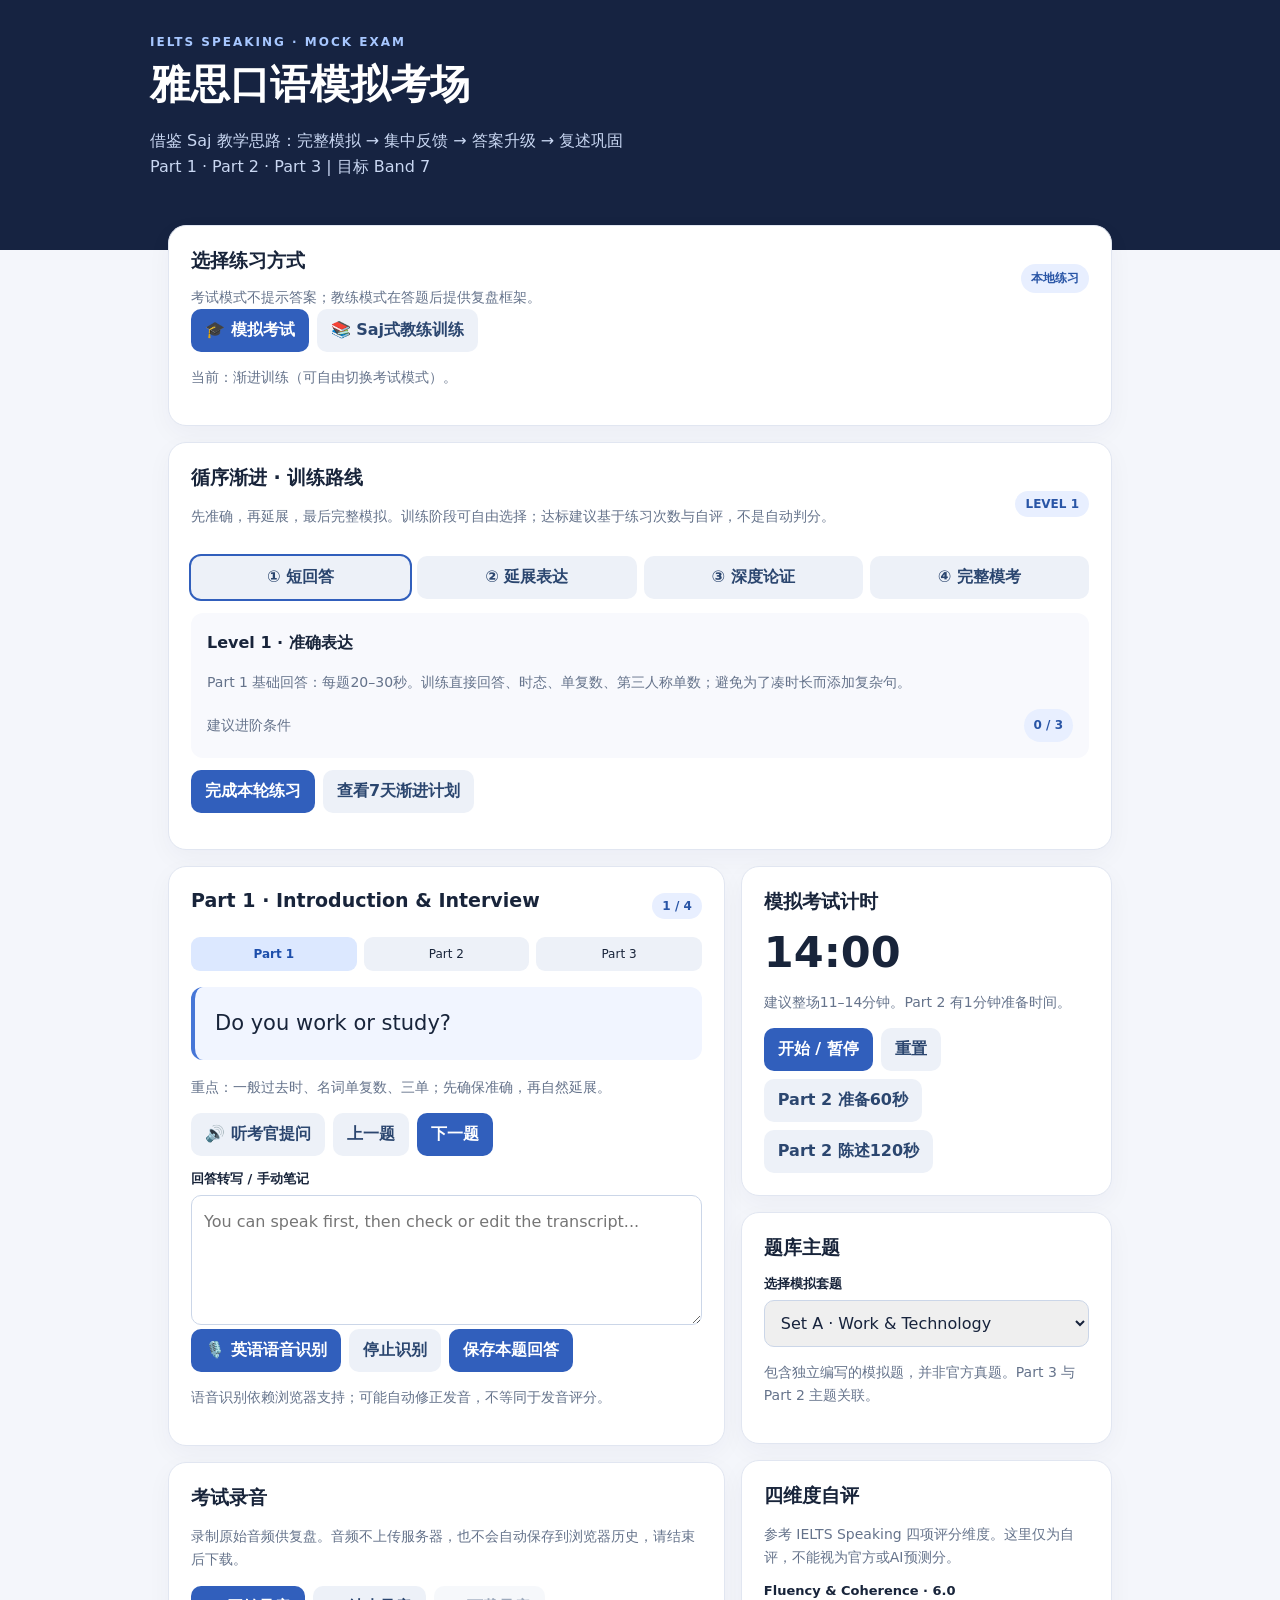
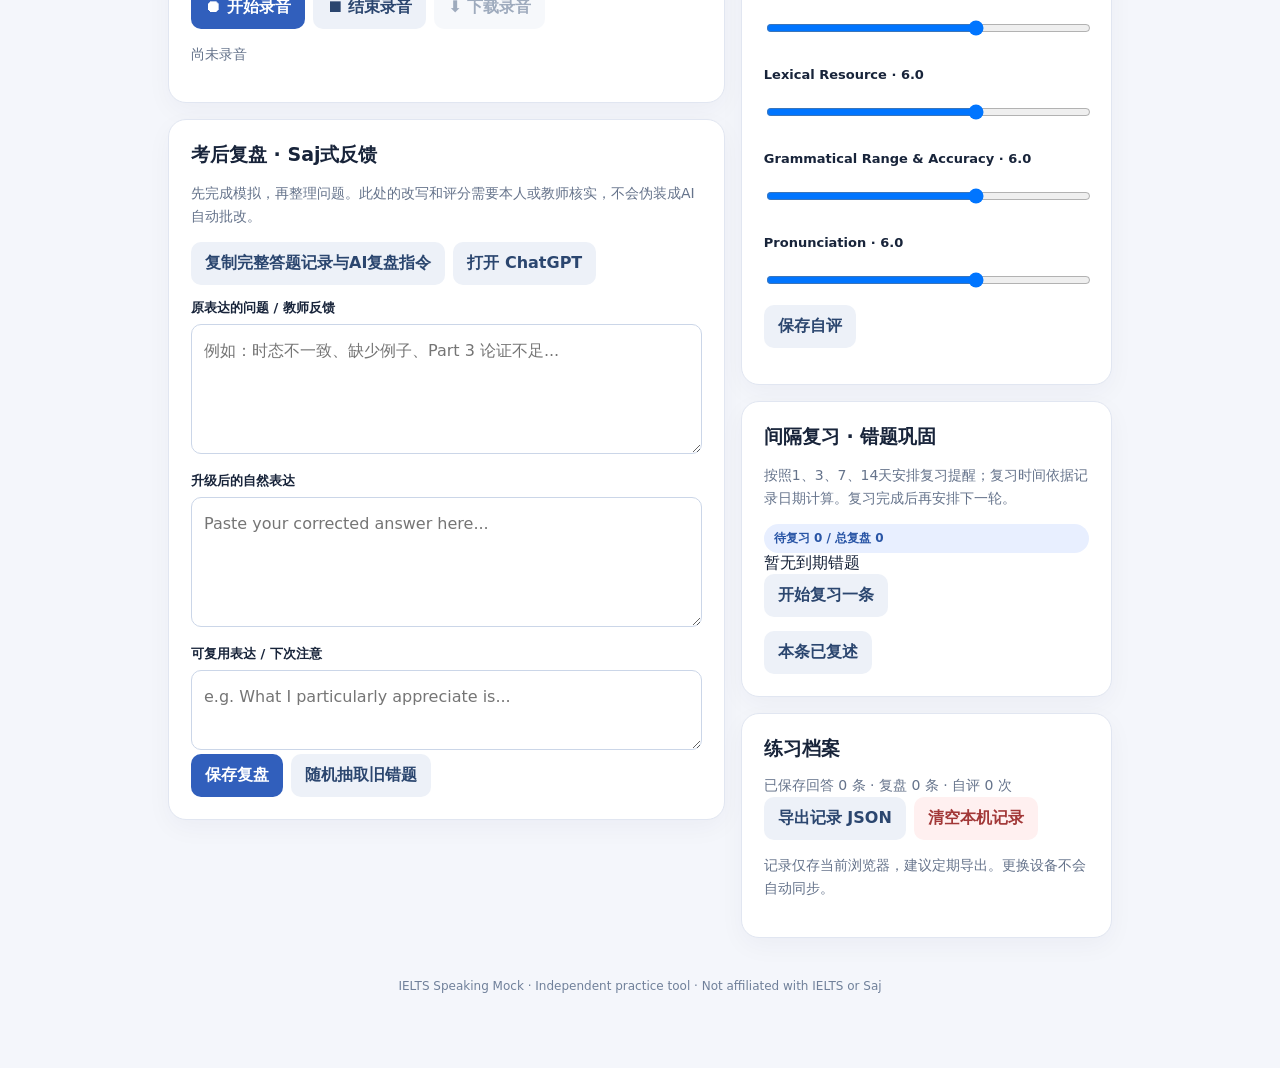
<file: ielts-speaking-mock/index.html>
<!doctype html><html lang="zh-CN"><head><meta charset="utf-8"><meta name="viewport" content="width=device-width,initial-scale=1"><title>IELTS Speaking Mock · Saj-style Practice</title><style>
:root{font-family:system-ui,-apple-system,Arial,sans-serif;color:#18243a;background:#f4f6fb}*{box-sizing:border-box}body{margin:0}header{background:#162341;color:white;padding:35px 20px 55px}header>div,main{max-width:980px;margin:auto}h1{font-size:clamp(28px,5vw,40px);margin:8px 0}header p{color:#c9d7f2;line-height:1.6}main{padding:0 18px 50px;margin-top:-25px}.card{background:white;border:1px solid #e1e6f1;border-radius:18px;padding:22px;margin-bottom:16px;box-shadow:0 8px 26px #1220400a}h2{font-size:19px;margin:0 0 12px}.muted{color:#65738b;font-size:14px;line-height:1.65}.grid{display:grid;grid-template-columns:1.5fr 1fr;gap:16px}.row{display:flex;align-items:center;justify-content:space-between;gap:10px}.tag{font-size:12px;background:#e8efff;color:#2955a6;padding:6px 10px;border-radius:30px;font-weight:700}.question{font-size:21px;line-height:1.6;background:#f1f5ff;border-left:4px solid #4676d7;border-radius:12px;padding:20px;margin:16px 0}.btns{display:flex;gap:8px;flex-wrap:wrap}button{background:#315fbc;color:white;border:0;border-radius:10px;padding:11px 14px;font:inherit;font-weight:650;cursor:pointer}button.alt{background:#edf1f8;color:#2b466f}button.warn{background:#fff0f0;color:#a23838}button:disabled{opacity:.45;cursor:not-allowed}textarea,select,input{width:100%;font:inherit;padding:12px;border:1px solid #cbd6e8;border-radius:10px;color:#17233c}textarea{min-height:130px;line-height:1.7;resize:vertical}label{display:block;font-weight:650;font-size:13px;margin:14px 0 7px}.clock{font-size:43px;font-weight:800;font-variant-numeric:tabular-nums}.stages{display:grid;grid-template-columns:repeat(3,1fr);gap:7px;margin:14px 0}.stage{background:#edf1f8;padding:10px;border-radius:9px;text-align:center;font-size:12px}.stage.on{background:#dce8ff;color:#1d4eab;font-weight:750}.cue{background:#f8f9fd;padding:16px;border-radius:12px;line-height:1.75}.cue ul{margin:8px 0;padding-left:20px}.mini{border:1px solid #e2e8f1;padding:12px;border-radius:10px;margin-top:9px}.mini small{display:block;color:#697a93}.footer{text-align:center;color:#70809a;font-size:12px;padding:25px}@media(max-width:740px){.grid{grid-template-columns:1fr}.card{padding:17px}.question{font-size:18px}}
</style></head><body><header><div><div style="color:#a7c7ff;font-size:12px;letter-spacing:2px;font-weight:800">IELTS SPEAKING · MOCK EXAM</div><h1>雅思口语模拟考场</h1><p>借鉴 Saj 教学思路：完整模拟 → 集中反馈 → 答案升级 → 复述巩固<br>Part 1 · Part 2 · Part 3 | 目标 Band 7</p></div></header><main><div class="card"><div class="row"><div><h2>选择练习方式</h2><div class="muted">考试模式不提示答案；教练模式在答题后提供复盘框架。</div></div><span class="tag">本地练习</span></div><div class="btns"><button id="examMode">🎓 模拟考试</button><button id="coachMode" class="alt">📚 Saj式教练训练</button></div><p class="muted" id="modeLabel">当前：模拟考试。网页不提供AI自动考官或自动评分。</p></div>
<div class="card" id="ladder"><div class="row"><div><h2>循序渐进 · 训练路线</h2><p class="muted">先准确，再延展，最后完整模拟。训练阶段可自由选择；达标建议基于练习次数与自评，不是自动判分。</p></div><span class="tag" id="levelTag">LEVEL 1</span></div><div class="stages" style="grid-template-columns:repeat(4,1fr)"><button class="alt" id="lv1">① 短回答</button><button class="alt" id="lv2">② 延展表达</button><button class="alt" id="lv3">③ 深度论证</button><button class="alt" id="lv4">④ 完整模考</button></div><div class="cue"><strong id="levelTitle">Level 1 · 准确表达</strong><p id="levelDesc" class="muted"></p><div class="row"><span class="muted">建议进阶条件</span><span id="levelProgress" class="tag">0 / 3</span></div></div><div class="btns" style="margin-top:12px"><button id="markPractice">完成本轮练习</button><button id="weeklyPlan" class="alt">查看7天渐进计划</button></div><p id="plan" class="muted"></p></div><div class="grid"><section><div class="card"><div class="row"><h2 id="partTitle">Part 1 · Introduction & Interview</h2><span class="tag" id="count">1 / 4</span></div><div class="stages"><div class="stage on" id="st1">Part 1</div><div class="stage" id="st2">Part 2</div><div class="stage" id="st3">Part 3</div></div><div class="question" id="question"></div><div id="cue" class="cue" hidden></div><p class="muted" id="tip">请用英语自然回答，避免背诵完整模板。</p><div class="btns"><button id="listen" class="alt">🔊 听考官提问</button><button id="prev" class="alt">上一题</button><button id="next">下一题</button></div><label for="answer">回答转写 / 手动笔记</label><textarea id="answer" placeholder="You can speak first, then check or edit the transcript..."></textarea><div class="btns"><button id="recognize">🎙️ 英语语音识别</button><button id="stopRecognize" class="alt">停止识别</button><button id="save">保存本题回答</button></div><p id="speechStatus" class="muted" aria-live="polite">语音识别依赖浏览器支持；可能自动修正发音，不等同于发音评分。</p></div>
<div class="card"><h2>考试录音</h2><p class="muted">录制原始音频供复盘。音频不上传服务器，也不会自动保存到浏览器历史，请结束后下载。</p><div class="btns"><button id="record">⏺ 开始录音</button><button id="stopRecord" class="alt">⏹ 结束录音</button><button id="download" class="alt" disabled>⬇ 下载录音</button></div><p id="recordStatus" class="muted" aria-live="polite">尚未录音</p></div>
<div class="card" id="feedback"><h2>考后复盘 · Saj式反馈</h2><p class="muted">先完成模拟，再整理问题。此处的改写和评分需要本人或教师核实，不会伪装成AI自动批改。</p><div class="btns"><button id="copyReview" class="alt">复制完整答题记录与AI复盘指令</button><button id="openChat" class="alt">打开 ChatGPT</button></div><label>原表达的问题 / 教师反馈</label><textarea id="problem" placeholder="例如：时态不一致、缺少例子、Part 3 论证不足..."></textarea><label>升级后的自然表达</label><textarea id="improved" placeholder="Paste your corrected answer here..."></textarea><label>可复用表达 / 下次注意</label><textarea id="takeaway" style="min-height:80px" placeholder="e.g. What I particularly appreciate is..."></textarea><div class="btns"><button id="saveReview">保存复盘</button><button id="randomReview" class="alt">随机抽取旧错题</button></div><div id="reviewDisplay" class="muted"></div></div></section>
<aside><div class="card"><h2>模拟考试计时</h2><div class="clock" id="clock">14:00</div><p id="clockHint" class="muted">建议整场11–14分钟。Part 2 有1分钟准备时间。</p><div class="btns"><button id="startClock">开始 / 暂停</button><button id="resetClock" class="alt">重置</button><button id="prep" class="alt">Part 2 准备60秒</button><button id="speakTimer" class="alt">Part 2 陈述120秒</button></div></div><div class="card"><h2>题库主题</h2><label for="set">选择模拟套题</label><select id="set"><option value="0">Set A · Work & Technology</option><option value="1">Set B · Travel & Culture</option><option value="2">Set C · Learning & Relationships</option></select><p class="muted">包含独立编写的模拟题，并非官方真题。Part 3 与 Part 2 主题关联。</p></div><div class="card"><h2>四维度自评</h2><p class="muted">参考 IELTS Speaking 四项评分维度。这里仅为自评，不能视为官方或AI预测分。</p><div id="scores"></div><button id="saveScore" class="alt">保存自评</button><p id="scoreStatus" class="muted"></p></div><div class="card"><h2>间隔复习 · 错题巩固</h2><p class="muted">按照1、3、7、14天安排复习提醒；复习时间依据记录日期计算。复习完成后再安排下一轮。</p><div id="dueCount" class="tag">待复习 0</div><div id="dueItems"></div><button id="doReview" class="alt">开始复习一条</button><p id="duePrompt" class="muted"></p><button id="completeReview" class="alt">本条已复述</button></div><div class="card"><h2>练习档案</h2><div id="stats" class="muted"></div><div class="btns"><button id="export" class="alt">导出记录 JSON</button><button id="clear" class="warn">清空本机记录</button></div><p class="muted">记录仅存当前浏览器，建议定期导出。更换设备不会自动同步。</p></div></aside></div><div class="footer">IELTS Speaking Mock · Independent practice tool · Not affiliated with IELTS or Saj</div></main>
<script>
const sets=[
{p1:['Do you work or study?','What do you enjoy most about your work or studies?','How often do you use technology in your daily life?','Do you prefer working alone or with other people?'],p2:{title:'Describe a useful piece of technology you have used.',bullets:['what it is','when you started using it','how it helps you','and explain why it is important to you']},p3:['How has technology changed the way people work?','Do you think artificial intelligence will replace some jobs?','What skills will be most valuable in the future?','Should schools teach students more about emerging technologies?']},
{p1:['Do you enjoy travelling?','What kind of places do you like visiting?','Do you prefer travelling with friends or alone?','Is there a place you would like to visit again?'],p2:{title:'Describe a memorable cultural event you attended.',bullets:['what the event was','where and when it took place','who you went with','and explain why you remember it']},p3:['Why are cultural events important to cities?','How can tourism benefit local communities?','Can tourism have negative effects on traditional culture?','What should governments do to protect cultural heritage?']},
{p1:['What is something you are learning at the moment?','Do you prefer learning from a teacher or by yourself?','How do you usually spend time with friends?','Is it easy for you to meet new people?'],p2:{title:'Describe a person who helped you learn something important.',bullets:['who this person is','what they helped you learn','how they supported you','and explain why their help mattered']},p3:['What qualities make someone a good teacher?','How has online learning changed education?','Why do some people find it difficult to express their feelings?','How can people build strong relationships over time?']}];
const $=id=>document.getElementById(id),read=k=>{try{return JSON.parse(localStorage.getItem('ieltsmock_'+k)||'[]')}catch{return []}},write=(k,v)=>localStorage.setItem('ieltsmock_'+k,JSON.stringify(v));
let level=1,part=1,idx=0,coach=false,remaining=840,timer=null,running=false,recognition=null,recorder=null,stream=null,chunks=[],audioUrl=null;
const currentSet=()=>sets[Number($('set').value)];
function key(){return $('set').value+'-'+part+'-'+idx}
function saveCurrent(){let text=$('answer').value.trim();if(!text)return;let a=read('answers'),k=key(),i=a.findIndex(x=>x.key===k);let x={key:k,set:$('set').value,part,index:idx,question:getQuestion(),answer:text,date:new Date().toLocaleString()};if(i>=0)a[i]=x;else a.push(x);write('answers',a);stats()}
function getQuestion(){let s=currentSet();return part===1?s.p1[idx]:part===2?s.p2.title:s.p3[idx]}
function render(){let s=currentSet();$('partTitle').textContent=part===1?'Part 1 · Introduction & Interview':part===2?'Part 2 · Individual Long Turn':'Part 3 · Two-way Discussion';$('count').textContent=part===2?'Cue Card':(idx+1)+' / '+(part===1?s.p1.length:s.p3.length);$('question').textContent=getQuestion();$('cue').hidden=part!==2;if(part===2)$('cue').innerHTML='<strong>You should say:</strong><ul>'+s.p2.bullets.map(x=>'<li>'+x+'</li>').join('')+'</ul>';for(let i=1;i<=3;i++)$('st'+i).classList.toggle('on',part===i);$('tip').textContent=coach?(part===1?'Saj式提示：直接回答＋补充一个具体细节；不必为了长度而堆砌。':part===2?'Saj式提示：准备1分钟，独立陈述1–2分钟，包含具体例子与感受。':'Saj式提示：观点→原因→例子→对比或结果；尝试自然扩展。'):'考试模式：请先独立作答，结束后再查看纠错与优化建议。';let saved=read('answers').find(x=>x.key===key());$('answer').value=saved?.answer||''}
function move(d){saveCurrent();if(d>0){if(part===1&&idx===currentSet().p1.length-1){part=2;idx=0}else if(part===2){part=3;idx=0}else if(part===3&&idx===currentSet().p3.length-1){alert('模拟题已完成。请保存录音并进行考后复盘。');return}else idx++}else{if(part===3&&idx===0){part=2;idx=0}else if(part===2){part=1;idx=currentSet().p1.length-1}else if(part===1&&idx===0)return;else idx--}render()}
$('next').onclick=()=>move(1);$('prev').onclick=()=>move(-1);$('set').onchange=()=>{part=1;idx=0;render()};
$('examMode').onclick=()=>{coach=false;$('modeLabel').textContent='当前：模拟考试。完整作答后再复盘。';render()};
$('coachMode').onclick=()=>{coach=true;$('modeLabel').textContent='当前：Saj式教练训练。提供结构提示，但不自动评分。';render()};
function say(t){if(!window.speechSynthesis)return alert('浏览器不支持语音朗读');speechSynthesis.cancel();let u=new SpeechSynthesisUtterance(t);u.lang='en-GB';u.rate=.95;speechSynthesis.speak(u)}
$('listen').onclick=()=>say(getQuestion());$('save').onclick=()=>{if(!$('answer').value.trim())return alert('请先输入或识别回答');saveCurrent();alert('回答已保存在当前浏览器')};
$('recognize').onclick=()=>{let SR=window.SpeechRecognition||window.webkitSpeechRecognition;if(!SR)return $('speechStatus').textContent='浏览器不支持语音识别。请使用最新版 Chrome/Edge 或手动输入。';if(recognition)recognition.stop();recognition=new SR();recognition.lang='en-GB';recognition.continuous=true;recognition.interimResults=true;let base=$('answer').value.trim();recognition.onresult=e=>{let f='',t='';for(let i=0;i<e.results.length;i++){if(e.results[i].isFinal)f+=e.results[i][0].transcript+' ';else t+=e.results[i][0].transcript}$('answer').value=(base?base+' ':'')+f+t};recognition.onerror=e=>$('speechStatus').textContent='识别错误：'+e.error;recognition.onend=()=>$('speechStatus').textContent='识别已停止。请核对转写文本。';try{recognition.start();$('speechStatus').textContent='正在识别英语…'}catch(e){$('speechStatus').textContent=e.message}};
$('stopRecognize').onclick=()=>recognition?.stop();
$('record').onclick=async()=>{if(!navigator.mediaDevices?.getUserMedia||!window.MediaRecorder)return $('recordStatus').textContent='当前浏览器不支持录音';try{stream=await navigator.mediaDevices.getUserMedia({audio:true});chunks=[];recorder=new MediaRecorder(stream);recorder.ondataavailable=e=>{if(e.data.size)chunks.push(e.data)};recorder.onstop=()=>{if(audioUrl)URL.revokeObjectURL(audioUrl);audioUrl=URL.createObjectURL(new Blob(chunks,{type:recorder.mimeType||'audio/webm'}));$('download').disabled=false;stream.getTracks().forEach(t=>t.stop());$('recordStatus').textContent='录音完成，请下载保存。'};recorder.start();$('download').disabled=true;$('recordStatus').textContent='录音中…'}catch(e){$('recordStatus').textContent='麦克风访问失败：'+e.message}};
$('stopRecord').onclick=()=>{if(recorder?.state==='recording')recorder.stop()};
$('download').onclick=()=>{if(!audioUrl)return;let a=document.createElement('a');a.href=audioUrl;a.download='ielts-speaking-mock-'+new Date().toISOString().slice(0,10)+'.webm';a.click()};
function clock(){let m=Math.floor(remaining/60),s=remaining%60;$('clock').textContent=String(m).padStart(2,'0')+':'+String(s).padStart(2,'0')}
function startTimer(n){clearInterval(timer);if(n!==undefined)remaining=n;running=true;$('startClock').textContent='暂停';clock();timer=setInterval(()=>{remaining=Math.max(0,remaining-1);clock();if(!remaining){clearInterval(timer);running=false;$('startClock').textContent='开始 / 继续';alert('时间到')}} ,1000)}
$('startClock').onclick=()=>{if(running){clearInterval(timer);running=false;$('startClock').textContent='开始 / 继续'}else startTimer()};
$('resetClock').onclick=()=>{clearInterval(timer);running=false;remaining=840;clock();$('startClock').textContent='开始 / 暂停'};
$('prep').onclick=()=>startTimer(60);$('speakTimer').onclick=()=>startTimer(120);
let dims=[['fluency','Fluency & Coherence'],['lexis','Lexical Resource'],['grammar','Grammatical Range & Accuracy'],['pronunciation','Pronunciation']];
dims.forEach(([id,label])=>{let wrap=document.createElement('div');let l=document.createElement('label');l.textContent=label+' · ';let v=document.createElement('span');v.id='v'+id;v.textContent='6.0';l.append(v);let inp=document.createElement('input');inp.type='range';inp.min=0;inp.max=9;inp.step=.5;inp.value=6;inp.id=id;inp.oninput=()=>v.textContent=Number(inp.value).toFixed(1);wrap.append(l,inp);$('scores').append(wrap)});
$('saveScore').onclick=()=>{let x={date:new Date().toLocaleString(),set:$('set').value};dims.forEach(([id])=>x[id]=Number($(id).value));let a=read('scores');a.push(x);write('scores',a);$('scoreStatus').textContent='已保存自评。四项平均：'+(dims.reduce((n,[id])=>n+Number($(id).value),0)/4).toFixed(2)+'（非官方预测）';stats()};
$('copyReview').onclick=async()=>{saveCurrent();let a=read('answers').filter(x=>x.set===$('set').value).sort((x,y)=>x.part-y.part||x.index-y.index);let text='请作为借鉴 Saj 教学思路的雅思口语教练，按 IELTS Speaking 四项官方维度进行定性诊断，不根据转写文本臆测发音或给出确定分数。逐题指出真实语法错误、搭配不自然、内容延展不足，提供符合 Band 7 目标的自然优化答案，保持我原本的意思，最后列出3个复述任务。\n\n'+a.map(x=>'Part '+x.part+' | '+x.question+'\nAnswer: '+x.answer).join('\n\n');try{await navigator.clipboard.writeText(text);alert('已复制答题记录与复盘指令')}catch{prompt('复制以下内容',text)}};
$('openChat').onclick=()=>window.open('https://chatgpt.com/','_blank','noopener');
$('saveReview').onclick=()=>{if(!$('problem').value.trim()&&!$('improved').value.trim())return alert('请先填写反馈或优化答案');let a=read('reviews');a.push({date:new Date().toLocaleString(),question:getQuestion(),original:$('answer').value,problem:$('problem').value,improved:$('improved').value,takeaway:$('takeaway').value,stage:0,due:new Date(Date.now()+86400000).toISOString()});write('reviews',a);stats();renderDue();alert('复盘已保存，明天开始复习')};
$('randomReview').onclick=()=>{let a=read('reviews');if(!a.length)return $('reviewDisplay').textContent='尚无复盘记录';let x=a[Math.floor(Math.random()*a.length)];$('reviewDisplay').textContent='请重新回答：'+x.question+'。上次问题：'+x.problem+'。完成后再查看已保存的优化答案。'};
function stats(){$('stats').textContent='已保存回答 '+read('answers').length+' 条 · 复盘 '+read('reviews').length+' 条 · 自评 '+read('scores').length+' 次'}
$('export').onclick=()=>{saveCurrent();let o={exportedAt:new Date().toISOString(),answers:read('answers'),reviews:read('reviews'),scores:read('scores'),progress:read('progress')};let u=URL.createObjectURL(new Blob([JSON.stringify(o,null,2)],{type:'application/json'}));let a=document.createElement('a');a.href=u;a.download='ielts-speaking-mock-records.json';a.click();setTimeout(()=>URL.revokeObjectURL(u),1000)};
$('clear').onclick=()=>{if(confirm('确定删除本机所有雅思口语模拟记录？无法恢复。')){['answers','reviews','scores','progress'].forEach(k=>localStorage.removeItem('ieltsmock_'+k));render();stats()}};
const levelData=[
{title:'Level 1 · 准确表达',desc:'Part 1 基础回答：每题20–30秒。训练直接回答、时态、单复数、第三人称单数；避免为了凑时长而添加复杂句。',part:1,goal:3},
{title:'Level 2 · 自然延展',desc:'Part 1→Part 2 过渡：每题40–60秒。使用直接回答→原因→个人例子；在正确基础上增加自然连接。',part:1,goal:3},
{title:'Level 3 · 观点与论证',desc:'Part 2/3：1–2分钟陈述，再用观点→原因→例证→让步回答抽象问题。练习连贯性与复杂句准确度。',part:3,goal:3},
{title:'Level 4 · 完整模拟考试',desc:'按Part 1→2→3连续完成11–14分钟模拟；Part 2准备1分钟，发言1–2分钟；考试期间不看提示，考后集中复盘。',part:1,goal:2}
];
function renderLevel(){let d=levelData[level-1];$('levelTag').textContent='LEVEL '+level;$('levelTitle').textContent=d.title;$('levelDesc').textContent=d.desc;let n=read('progress').filter(x=>x.level===level).length;$('levelProgress').textContent=n+' / '+d.goal;for(let i=1;i<=4;i++)$('lv'+i).style.outline=i===level?'2px solid #315fbc':'none';if(level===4){coach=false;$('modeLabel').textContent='当前：完整模拟考试。答题时不显示教学提示。'}else{coach=true;$('modeLabel').textContent='当前：渐进训练（可自由切换考试模式）。'}part=d.part;idx=0;render();if(level===1)$('tip').textContent='重点：一般过去时、名词单复数、三单；先确保准确，再自然延展。'}
for(let i=1;i<=4;i++)$('lv'+i).onclick=()=>{level=i;renderLevel()};
$('markPractice').onclick=()=>{let a=read('progress');a.push({level,date:new Date().toISOString(),topic:$('set').value});write('progress',a);renderLevel();let n=a.filter(x=>x.level===level).length;if(n>=levelData[level-1].goal&&level<4)alert('已达到建议练习次数，可尝试下一等级。请结合自评确认准确度后再进阶。');else alert('本轮练习已记录。')};
$('weeklyPlan').onclick=()=>{$('plan').textContent='第1天：Part 1 直接回答与时态；第2天：Part 1 单复数、三单；第3天：Part 1 回答延展与例子；第4天：Part 2 1分钟准备与60–90秒陈述；第5天：Part 2 逻辑与衔接；第6天：Part 3 观点、因果与对比；第7天：完整模考与错题复述。可按掌握情况重复某一天，不必机械升级。'};
let selectedReview=-1;
function renderDue(){let a=read('reviews'),due=a.filter(x=>new Date(x.due||0).getTime()<=Date.now());$('dueCount').textContent='待复习 '+due.length+' / 总复盘 '+a.length;$('dueItems').textContent=due.length?'优先复习到期表达；每次只做一条。':'暂无到期错题';}
$('doReview').onclick=()=>{let a=read('reviews');selectedReview=a.findIndex(x=>new Date(x.due||0).getTime()<=Date.now());if(selectedReview<0){$('duePrompt').textContent='目前没有到期错题';return}let x=a[selectedReview];$('duePrompt').textContent='请不看优化答案重新回答：'+x.question+'。上次问题：'+x.problem};
$('completeReview').onclick=()=>{if(selectedReview<0)return alert('请先抽取到期错题');let a=read('reviews');let x=a[selectedReview];if(!x)return;x.stage=Math.min((x.stage||0)+1,4);let gaps=[1,3,7,14,30];x.due=new Date(Date.now()+gaps[x.stage]*86400000).toISOString();write('reviews',a);selectedReview=-1;$('duePrompt').textContent='已记录复述，下次到期再复习。';renderDue()};
render();clock();stats();renderLevel();renderDue();
</script></body></html>
</file>
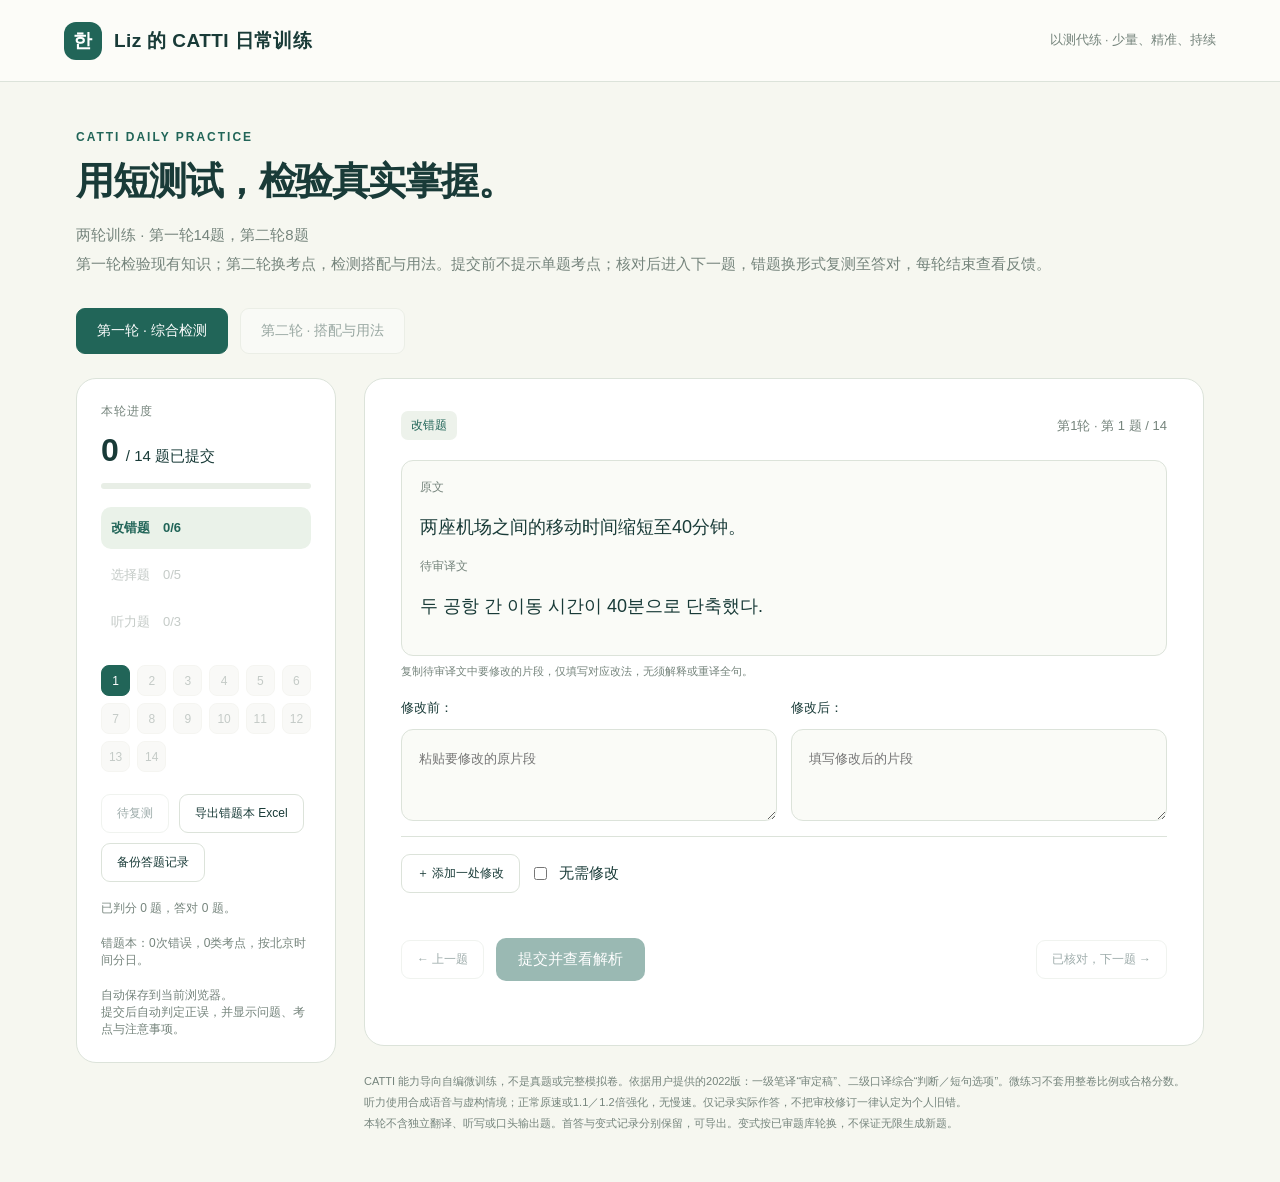
<file: korean-quiz/index.html>
<!doctype html><html lang="zh-CN"><head><meta charset="UTF-8"><meta name="viewport" content="width=device-width,initial-scale=1"><title>CATTI 日常以测代练 · Liz</title><meta name="description" content="CATTI日常微训练：局部改错、语境选择、听力判断与篇章选项"><link rel="stylesheet" href="style.css"></head><body><header><div class="brand"><b>한</b>Liz 的 CATTI 日常训练</div><small>以测代练 · 少量、精准、持续</small></header><main><div class="eyebrow">CATTI DAILY PRACTICE</div><h1>用短测试，检验真实掌握。</h1><div class="intro">两轮训练 · 第一轮14题，第二轮8题<br>第一轮检验现有知识；第二轮换考点，检测搭配与用法。提交前不提示单题考点；核对后进入下一题，错题换形式复测至答对，每轮结束查看反馈。</div><div class="rounds"><button id="round1" class="quiet">第一轮 · 综合检测</button><button id="round2" class="quiet">第二轮 · 搭配与用法</button></div><div class="layout"><aside class="side"><div class="label">本轮进度</div><div class="stat"><strong id="count">0</strong><span id="total">/ 14 题已提交</span></div><div class="bar"><div id="progress"></div></div><div id="groups"></div><div class="grid" id="nav"></div><div class="smallrow"><button class="quiet" id="review">待复测</button><button class="quiet" id="exportMistakes">导出错题本 Excel</button><button class="quiet" id="export">备份答题记录</button></div><div class="notice" id="score"></div><div class="notice" id="mistakeStatus"></div><div class="notice" id="mode"></div><div class="notice">自动保存到当前浏览器。<br>提交后自动判定正误，并显示问题、考点与注意事项。</div></aside><section><div id="summary" class="summary hidden"></div><article class="card"><div class="top"><span class="pill" id="type"></span><span class="number" id="number"></span></div><div id="passage" class="passage hidden"><div class="subtle">原文</div><div id="source" class="source"></div><div class="subtle">待审译文</div><div id="translation" class="translation"></div></div><div id="question" class="stem"></div><div id="audioBox" class="audioBox hidden"><div class="smallrow"><button class="primary" id="play">▶ 播放</button><span class="hint" id="plays"></span></div><div class="smallrow" style="margin-top:12px"><label for="testRate">播放速度</label><select id="testRate"><option value="1">正常 · 1.0×</option><option value="1.1">强化 · 1.1×</option><option value="1.2">强化 · 1.2×</option></select></div><p>默认正常原速，首轮每段限播一次；复盘仅提供正常与加速。合成原速不等同于官方考试语速。</p><div id="audioStatus" class="statusline" role="status"></div></div><div id="editArea" class="hidden"><div class="copyNotice">复制待审译文中要修改的片段，仅填写对应改法，无须解释或重译全句。</div><div id="editRows"></div><div class="smallrow"><button class="quiet" id="addRow">＋ 添加一处修改</button><label class="inline"><input type="checkbox" id="unchanged">无需修改</label></div></div><div id="choices" class="choices"></div><div class="actions"><button class="quiet" id="prev">← 上一题</button><button class="primary" id="submit">提交并查看解析</button><button class="quiet next" id="next">下一题 →</button></div><div id="feedback" class="hidden"><div class="feedback"><h3 id="verdict"></h3><div id="solution" class="explanation"></div><div id="transcript" class="explanation"></div><div id="postAudio"></div><div id="basis" class="sources"></div><div id="gapFeedback" class="hidden"></div></div><div class="notice" id="resultNote"></div><button class="quiet" style="margin-top:14px" id="retry">重新作答</button></div><div id="status" class="statusline" role="status"></div></article><footer>CATTI 能力导向自编微训练，不是真题或完整模拟卷。依据用户提供的2022版：一级笔译“审定稿”、二级口译综合“判断／短句选项”。微练习不套用整卷比例或合格分数。<br>听力使用合成语音与虚构情境；正常原速或1.1／1.2倍强化，无慢速。仅记录实际作答，不把审校修订一律认定为个人旧错。<br>本轮不含独立翻译、听写或口头输出题。首答与变式记录分别保留，可导出。变式按已审题库轮换，不保证无限生成新题。</footer></section></div></main><script src="questions.js"></script><script src="grading.js"></script><script src="variants.js"></script><script src="progress.js"></script><script src="mistakes.js"></script><script src="gap-grammar.js"></script><script src="mistake-xlsx.js"></script><script src="app.js"></script></body></html>
</file>
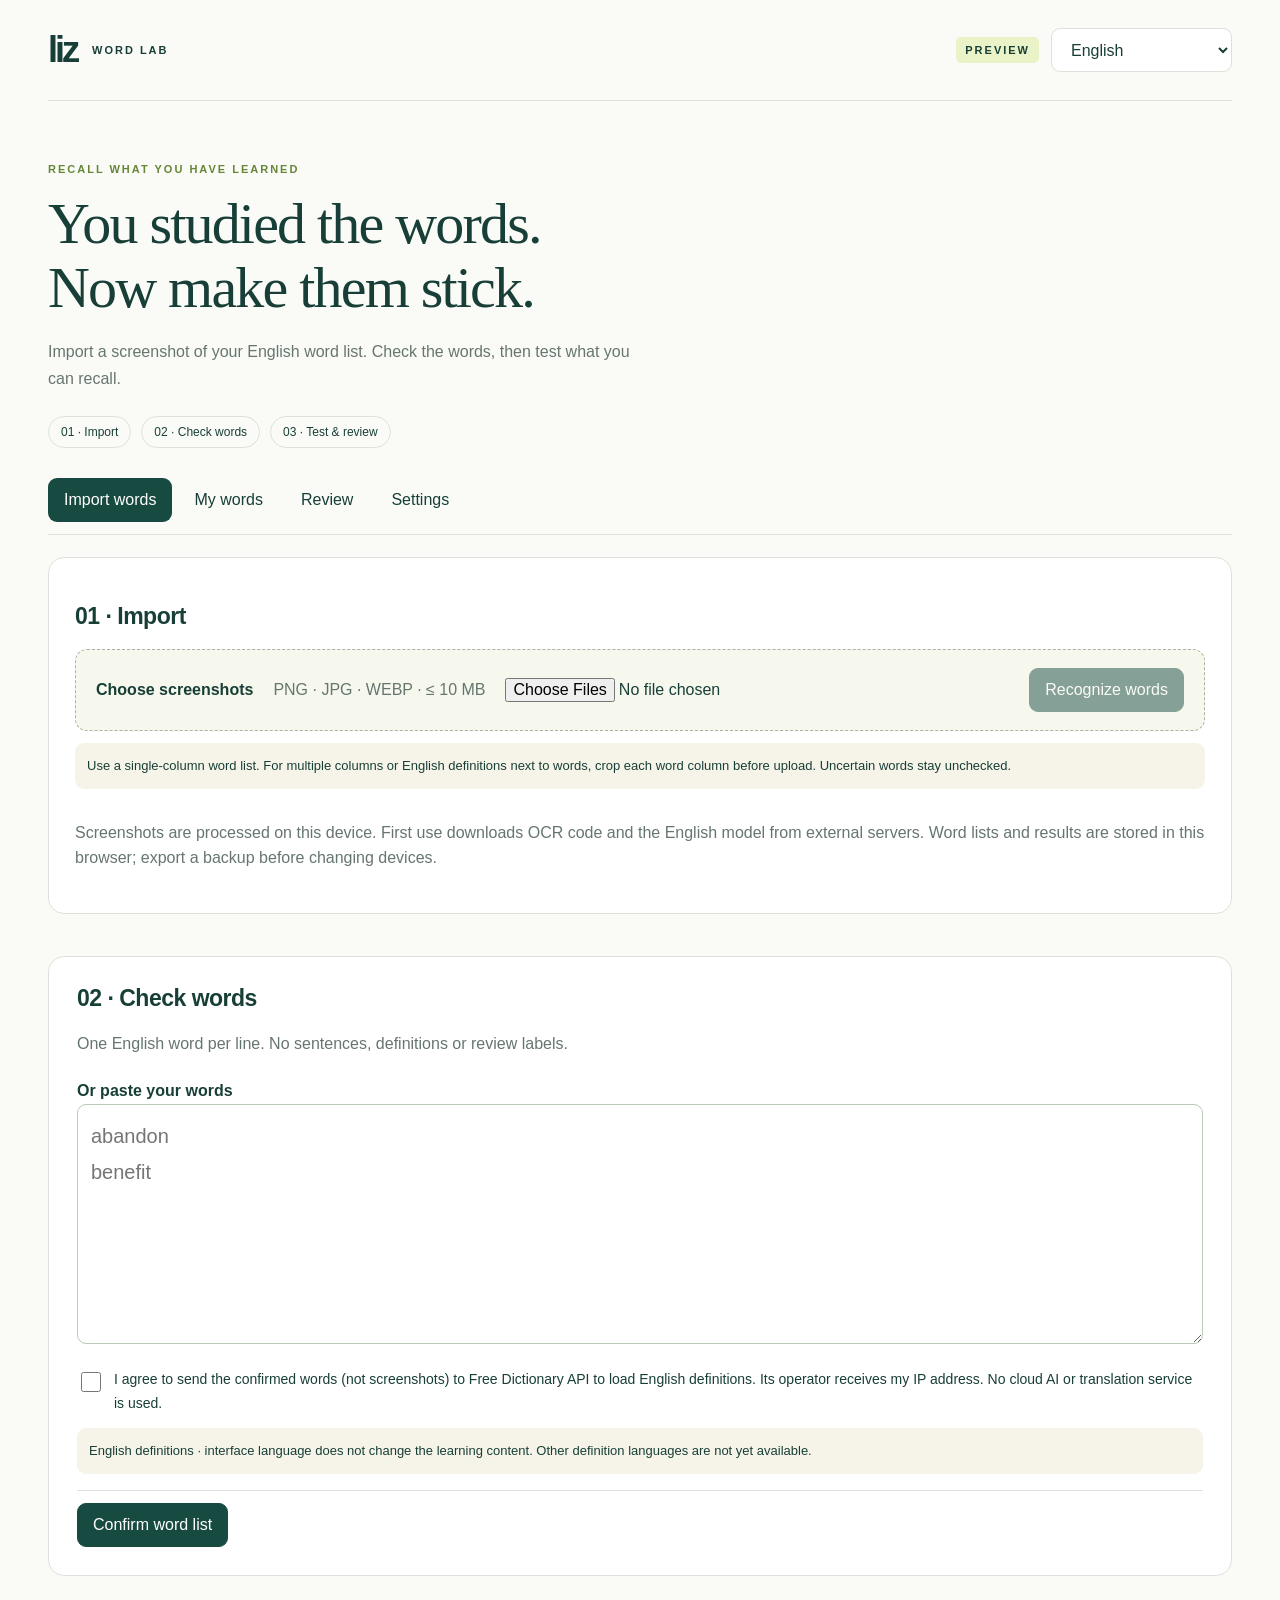
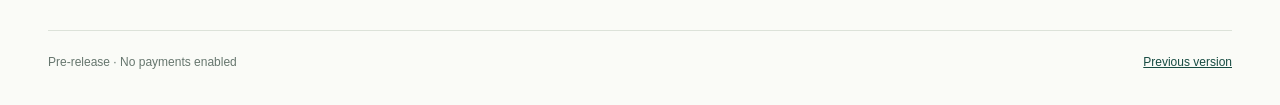
<file: next/index.html>
<!doctype html>
<html lang="en"><head><meta charset="utf-8"><meta name="viewport" content="width=device-width,initial-scale=1,viewport-fit=cover"><meta name="theme-color" content="#174b42"><meta name="description" content="Turn the English words you have studied into focused recall practice. Review screenshot words before importing."><title>Liz Word Lab · Preview</title><link rel="stylesheet" href="style.css?v=20261116-layout-7"></head>
<body><div class="shell"><header><a href="../" class="brand">liz<span>WORD LAB</span></a><div class="header-right"><span class="badge">PREVIEW</span><label><span class="sr-only" data-t="language"></span><select id="language" aria-label="Language"></select></label></div></header>
<main><section class="hero"><p class="eyebrow" data-t="eyebrow"></p><h1 data-t="title"></h1><p data-t="subtitle"></p><div class="steps"><span data-t="step1"></span><span data-t="step2"></span><span data-t="step3"></span></div></section>
<nav aria-label="Main"><button data-page="import" data-t="import"></button><button data-page="library" data-t="library"></button><button data-page="review" data-t="review"></button><button data-page="settings" data-t="settings"></button></nav>
<section id="screen" aria-live="polite"></section><p id="status" role="status" aria-live="polite"></p></main>
<footer><span data-t="preview"></span><a href="../" data-t="legacy"></a></footer></div>
<script src="core.js?v=20261116-layout-7"></script><script src="i18n.js?v=20261116-layout-7"></script><script src="app.js?v=20261116-layout-7"></script></body></html>
</file>
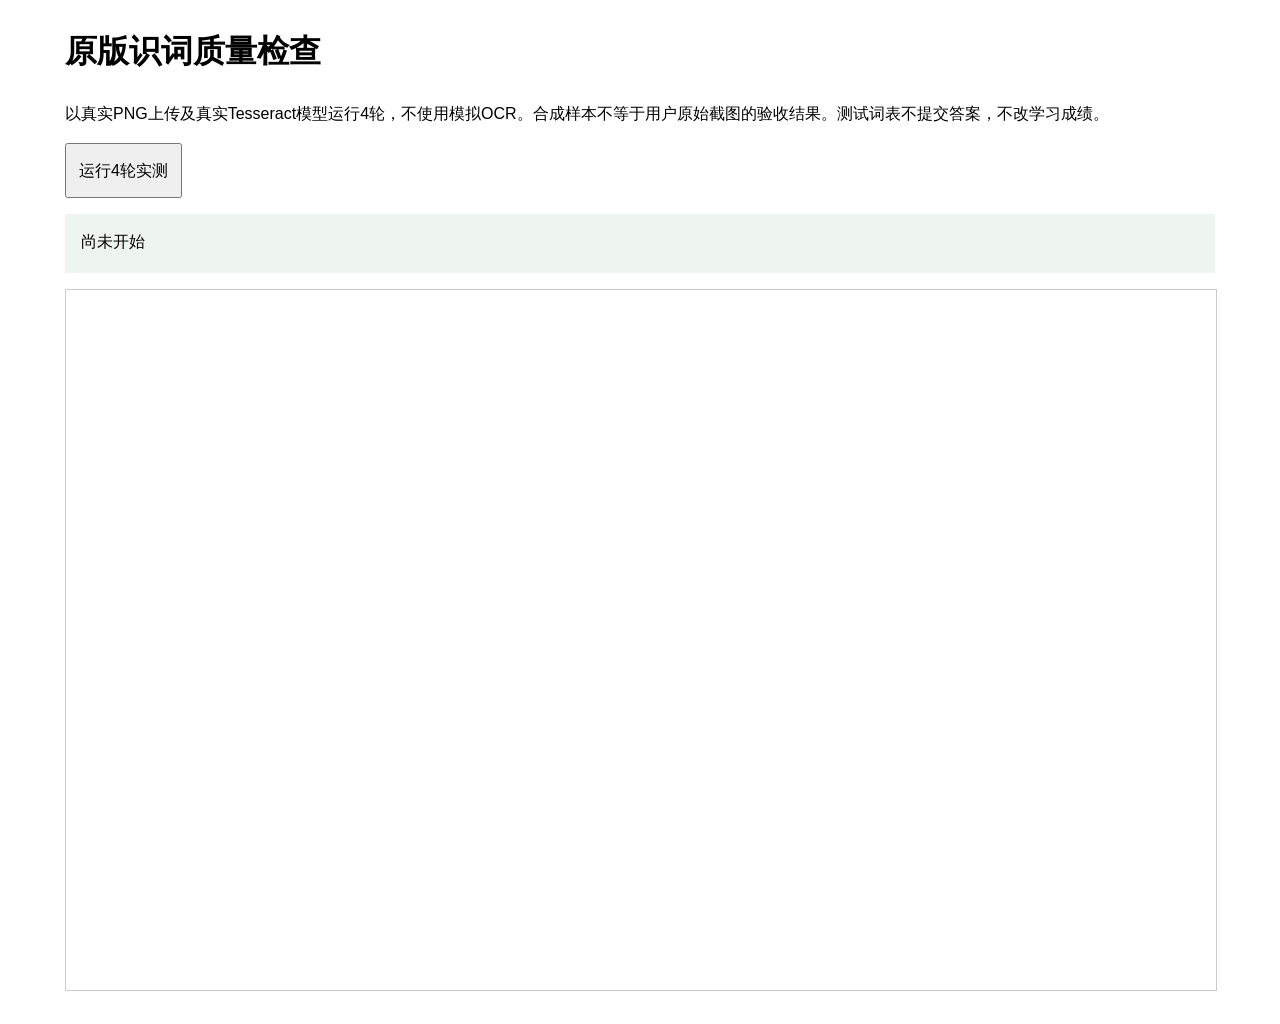
<file: tests/ocr-quality.html>
<!doctype html><html lang="zh-CN"><head><meta charset="utf-8"><meta name="viewport" content="width=device-width,initial-scale=1"><title>原版识词实测</title><style>body{font:16px/1.7 Arial,sans-serif;max-width:1150px;margin:24px auto;padding:0 16px}button{font:inherit;padding:12px}pre{white-space:pre-wrap;padding:16px;background:#eef4ef}iframe{width:100%;height:700px;border:1px solid #ccc}canvas{max-width:240px;border:1px solid #ddd;margin:8px}</style></head><body><h1>原版识词质量检查</h1><p>以真实PNG上传及真实Tesseract模型运行4轮，不使用模拟OCR。合成样本不等于用户原始截图的验收结果。测试词表不提交答案，不改学习成绩。</p><button id="run">运行4轮实测</button><pre id="report" role="status">尚未开始</pre><div id="images"></div><iframe id="app" title="待验收原版应用"></iframe><script>
const cases=[
{name:'清晰词表与界面杂字',words:['abandon','benefit','reliable','underestimate','questionnaire','departure','mechanism','quality'],noise:['ine','set','us','fei']},
{name:'真实短词不能误删',words:['set','us','fee','index','rural','queue','tender','spare'],noise:['ine','fei']},
{name:'深色模式清晰词表',words:['heal','deny','affect','tenant','postpone','nerve','media','gesture'],noise:['ine','fei'],dark:true},
{name:'空白图不覆盖已有校对内容',words:[],noise:[]}
];
const report=document.getElementById('report');let results=[];
function show(){report.textContent=JSON.stringify({results},null,2)}
async function picture(sample,index){const canvas=document.createElement('canvas');canvas.width=1200;canvas.height=1000;const c=canvas.getContext('2d');c.fillStyle=sample.dark?'#17211c':'#ffffff';c.fillRect(0,0,1200,1000);c.fillStyle=sample.dark?'#ffffff':'#171717';c.font='34px Arial';sample.words.forEach((w,i)=>c.fillText(w,130,220+i*70));c.font='13px Arial';sample.noise.forEach((w,i)=>c.fillText(w,970,70+i*130));document.getElementById('images').append(canvas);const blob=await new Promise(resolve=>canvas.toBlob(resolve,'image/png'));return new File([blob],'ocr-round-'+index+'.png',{type:'image/png'})}
async function boot(source){const frame=document.getElementById('app');await new Promise(resolve=>{frame.onload=resolve;frame.srcdoc=source});return frame.contentWindow}
document.getElementById('run').onclick=async()=>{const button=document.getElementById('run');button.disabled=true;results=[];document.getElementById('images').replaceChildren();report.textContent='正在载入待验收版本…';try{const response=await fetch('./wordlab-ocr-candidate.html?v=strict-4');if(!response.ok)throw Error('无法载入候选版本');const source=await response.text();for(let i=0;i<cases.length;i++){const sample=cases[i],app=await boot(source),file=await picture(sample,i+1);const diagnostics=[];const verify=app.verifiedScreenshotWords;app.verifiedScreenshotWords=(a,b,x,y)=>{const rows=d=>(d.lines||[]).flatMap(l=>(l.words||[]).map(w=>({text:w.text,confidence:w.confidence,box:w.bbox})));diagnostics.push({first:rows(a),second:rows(b)});return verify(a,b,x,y)};const localFile=new app.File([await file.arrayBuffer()],file.name,{type:file.type});const dt=new app.DataTransfer();dt.items.add(localFile);const input=app.document.getElementById('shot-files');input.files=dt.files;input.dispatchEvent(new app.Event('change',{bubbles:true}));if(!sample.words.length)app.document.getElementById('shot-text').value='preserved';results.push({round:i+1,name:sample.name,status:'识别中'});show();await app.readShots();const text=app.document.getElementById('shot-text').value,actual=text.trim().split(/\r?\n/).filter(Boolean),expected=sample.words.length?sample.words:['preserved'];const extras=actual.filter(w=>!expected.includes(w)),missing=expected.filter(w=>!actual.includes(w));const recognitionStatus=app.document.getElementById('shot-status').textContent,recognized=!recognitionStatus.startsWith('识别失败');const before=text;app.document.querySelector('#shot-previews img').click();const dialog=app.document.getElementById('shot-lightbox'),opened=dialog?.open;app.document.getElementById('shot-zoom-in').click();const scaled=app.document.getElementById('shot-lightbox-image').style.width;app.document.getElementById('shot-lightbox-image').click();const closed=!dialog.open,retained=app.document.getElementById('shot-text').value===before;results[i]={round:i+1,name:sample.name,status:recognized&&!extras.length&&!missing.length&&opened&&closed&&retained?'PASS':'FAIL',actual,extras,missing,opened,closed,retained,scaled,recognitionStatus,diagnostics:extras.length||missing.length?diagnostics:undefined};show()}}catch(error){results.push({status:'ERROR',message:error.message});show()}finally{button.disabled=false;document.body.dataset.finished='true'}};
</script></body></html>
</file>
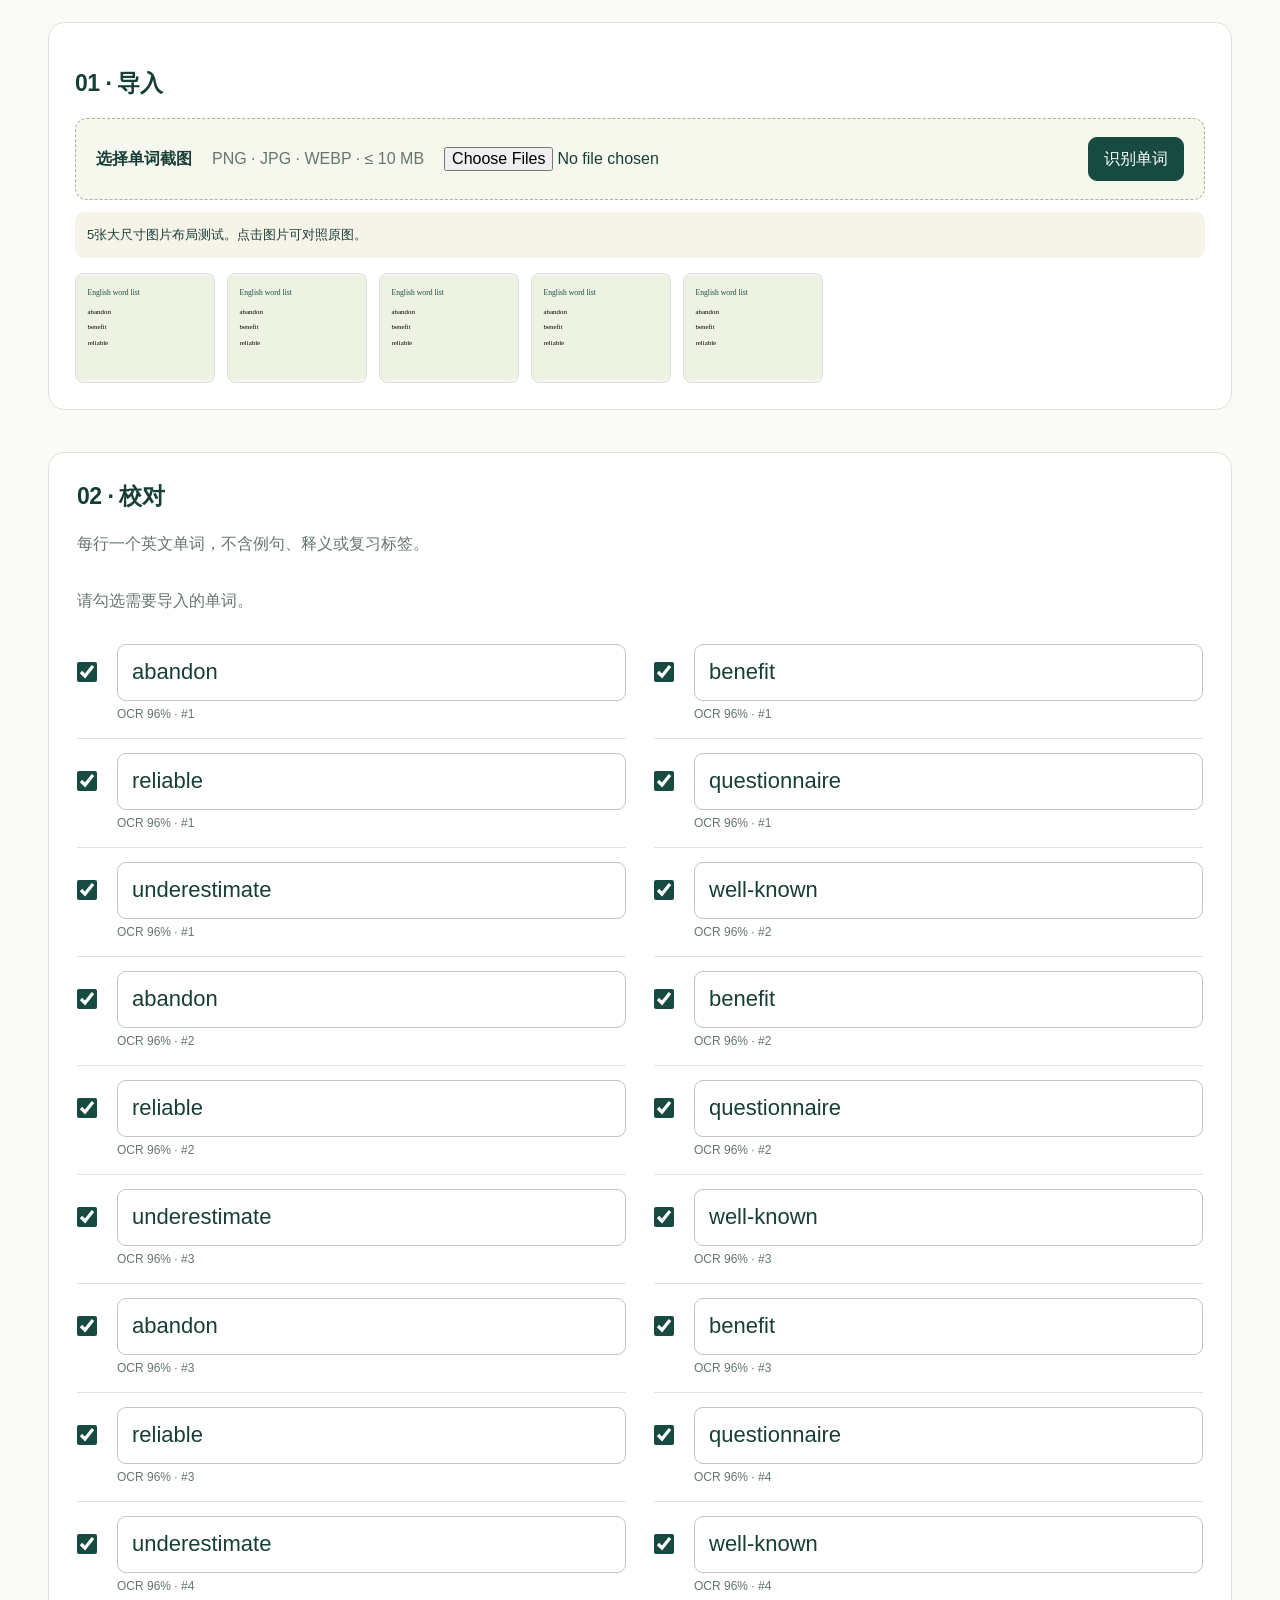
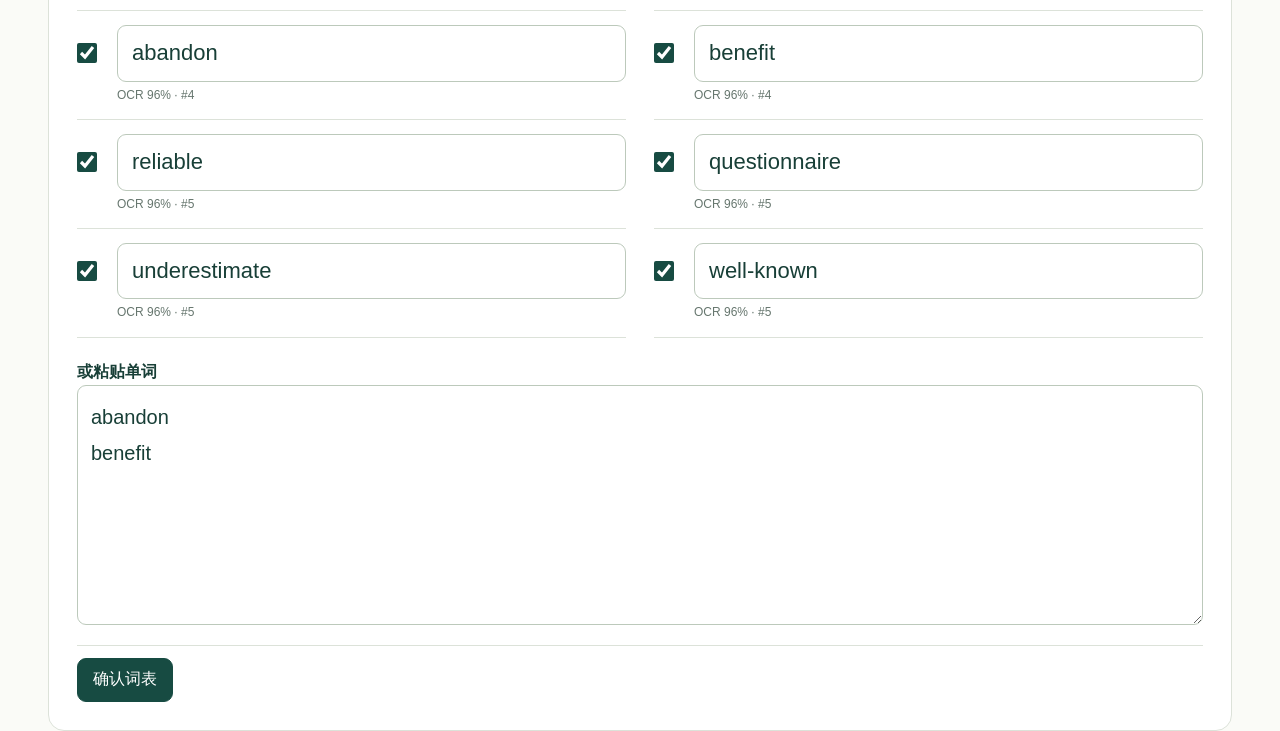
<file: next/tests/layout-fixture.html>
<!doctype html><html lang="zh-CN"><head><meta charset="utf-8"><meta name="viewport" content="width=device-width,initial-scale=1"><title>Five-image proofreading layout check</title><link rel="stylesheet" href="../style.css?v=20261116-layout-7"></head><body><div class="shell"><main><div class="grid import-layout"><section class="panel import-panel"><h2>01 · 导入</h2><div class="drop"><strong>选择单词截图</strong><p class="muted">PNG · JPG · WEBP · ≤ 10 MB</p><input type="file" multiple><div class="actions"><button class="primary">识别单词</button></div></div><p class="notice">5张大尺寸图片布局测试。点击图片可对照原图。</p><div class="previews"><a href="#"><img alt="Layout test image 1" src="data:image/svg+xml,%3Csvg%20xmlns%3D%22http%3A//www.w3.org/2000/svg%22%20width%3D%221800%22%20height%3D%221350%22%3E%3Crect%20width%3D%221800%22%20height%3D%221350%22%20fill%3D%22%23edf2e3%22/%3E%3Ctext%20x%3D%22150%22%20y%3D%22250%22%20font-size%3D%22100%22%20fill%3D%22%23174b42%22%3EEnglish%20word%20list%3C/text%3E%3Ctext%20x%3D%22150%22%20y%3D%22500%22%20font-size%3D%2290%22%3Eabandon%3C/text%3E%3Ctext%20x%3D%22150%22%20y%3D%22700%22%20font-size%3D%2290%22%3Ebenefit%3C/text%3E%3Ctext%20x%3D%22150%22%20y%3D%22900%22%20font-size%3D%2290%22%3Ereliable%3C/text%3E%3C/svg%3E"></a><a href="#"><img alt="Layout test image 2" src="data:image/svg+xml,%3Csvg%20xmlns%3D%22http%3A//www.w3.org/2000/svg%22%20width%3D%221800%22%20height%3D%221350%22%3E%3Crect%20width%3D%221800%22%20height%3D%221350%22%20fill%3D%22%23edf2e3%22/%3E%3Ctext%20x%3D%22150%22%20y%3D%22250%22%20font-size%3D%22100%22%20fill%3D%22%23174b42%22%3EEnglish%20word%20list%3C/text%3E%3Ctext%20x%3D%22150%22%20y%3D%22500%22%20font-size%3D%2290%22%3Eabandon%3C/text%3E%3Ctext%20x%3D%22150%22%20y%3D%22700%22%20font-size%3D%2290%22%3Ebenefit%3C/text%3E%3Ctext%20x%3D%22150%22%20y%3D%22900%22%20font-size%3D%2290%22%3Ereliable%3C/text%3E%3C/svg%3E"></a><a href="#"><img alt="Layout test image 3" src="data:image/svg+xml,%3Csvg%20xmlns%3D%22http%3A//www.w3.org/2000/svg%22%20width%3D%221800%22%20height%3D%221350%22%3E%3Crect%20width%3D%221800%22%20height%3D%221350%22%20fill%3D%22%23edf2e3%22/%3E%3Ctext%20x%3D%22150%22%20y%3D%22250%22%20font-size%3D%22100%22%20fill%3D%22%23174b42%22%3EEnglish%20word%20list%3C/text%3E%3Ctext%20x%3D%22150%22%20y%3D%22500%22%20font-size%3D%2290%22%3Eabandon%3C/text%3E%3Ctext%20x%3D%22150%22%20y%3D%22700%22%20font-size%3D%2290%22%3Ebenefit%3C/text%3E%3Ctext%20x%3D%22150%22%20y%3D%22900%22%20font-size%3D%2290%22%3Ereliable%3C/text%3E%3C/svg%3E"></a><a href="#"><img alt="Layout test image 4" src="data:image/svg+xml,%3Csvg%20xmlns%3D%22http%3A//www.w3.org/2000/svg%22%20width%3D%221800%22%20height%3D%221350%22%3E%3Crect%20width%3D%221800%22%20height%3D%221350%22%20fill%3D%22%23edf2e3%22/%3E%3Ctext%20x%3D%22150%22%20y%3D%22250%22%20font-size%3D%22100%22%20fill%3D%22%23174b42%22%3EEnglish%20word%20list%3C/text%3E%3Ctext%20x%3D%22150%22%20y%3D%22500%22%20font-size%3D%2290%22%3Eabandon%3C/text%3E%3Ctext%20x%3D%22150%22%20y%3D%22700%22%20font-size%3D%2290%22%3Ebenefit%3C/text%3E%3Ctext%20x%3D%22150%22%20y%3D%22900%22%20font-size%3D%2290%22%3Ereliable%3C/text%3E%3C/svg%3E"></a><a href="#"><img alt="Layout test image 5" src="data:image/svg+xml,%3Csvg%20xmlns%3D%22http%3A//www.w3.org/2000/svg%22%20width%3D%221800%22%20height%3D%221350%22%3E%3Crect%20width%3D%221800%22%20height%3D%221350%22%20fill%3D%22%23edf2e3%22/%3E%3Ctext%20x%3D%22150%22%20y%3D%22250%22%20font-size%3D%22100%22%20fill%3D%22%23174b42%22%3EEnglish%20word%20list%3C/text%3E%3Ctext%20x%3D%22150%22%20y%3D%22500%22%20font-size%3D%2290%22%3Eabandon%3C/text%3E%3Ctext%20x%3D%22150%22%20y%3D%22700%22%20font-size%3D%2290%22%3Ebenefit%3C/text%3E%3Ctext%20x%3D%22150%22%20y%3D%22900%22%20font-size%3D%2290%22%3Ereliable%3C/text%3E%3C/svg%3E"></a></div></section><section class="panel review-panel"><h2>02 · 校对</h2><p class="muted">每行一个英文单词，不含例句、释义或复习标签。</p><div class="candidates"><p class="muted">请勾选需要导入的单词。</p><div class="candidate"><input type="checkbox" checked aria-label="Select word"><input type="text" value="abandon" aria-label="Word 1"><small>OCR 96% · #1</small></div><div class="candidate"><input type="checkbox" checked aria-label="Select word"><input type="text" value="benefit" aria-label="Word 2"><small>OCR 96% · #1</small></div><div class="candidate"><input type="checkbox" checked aria-label="Select word"><input type="text" value="reliable" aria-label="Word 3"><small>OCR 96% · #1</small></div><div class="candidate"><input type="checkbox" checked aria-label="Select word"><input type="text" value="questionnaire" aria-label="Word 4"><small>OCR 96% · #1</small></div><div class="candidate"><input type="checkbox" checked aria-label="Select word"><input type="text" value="underestimate" aria-label="Word 5"><small>OCR 96% · #1</small></div><div class="candidate"><input type="checkbox" checked aria-label="Select word"><input type="text" value="well-known" aria-label="Word 6"><small>OCR 96% · #2</small></div><div class="candidate"><input type="checkbox" checked aria-label="Select word"><input type="text" value="abandon" aria-label="Word 7"><small>OCR 96% · #2</small></div><div class="candidate"><input type="checkbox" checked aria-label="Select word"><input type="text" value="benefit" aria-label="Word 8"><small>OCR 96% · #2</small></div><div class="candidate"><input type="checkbox" checked aria-label="Select word"><input type="text" value="reliable" aria-label="Word 9"><small>OCR 96% · #2</small></div><div class="candidate"><input type="checkbox" checked aria-label="Select word"><input type="text" value="questionnaire" aria-label="Word 10"><small>OCR 96% · #2</small></div><div class="candidate"><input type="checkbox" checked aria-label="Select word"><input type="text" value="underestimate" aria-label="Word 11"><small>OCR 96% · #3</small></div><div class="candidate"><input type="checkbox" checked aria-label="Select word"><input type="text" value="well-known" aria-label="Word 12"><small>OCR 96% · #3</small></div><div class="candidate"><input type="checkbox" checked aria-label="Select word"><input type="text" value="abandon" aria-label="Word 13"><small>OCR 96% · #3</small></div><div class="candidate"><input type="checkbox" checked aria-label="Select word"><input type="text" value="benefit" aria-label="Word 14"><small>OCR 96% · #3</small></div><div class="candidate"><input type="checkbox" checked aria-label="Select word"><input type="text" value="reliable" aria-label="Word 15"><small>OCR 96% · #3</small></div><div class="candidate"><input type="checkbox" checked aria-label="Select word"><input type="text" value="questionnaire" aria-label="Word 16"><small>OCR 96% · #4</small></div><div class="candidate"><input type="checkbox" checked aria-label="Select word"><input type="text" value="underestimate" aria-label="Word 17"><small>OCR 96% · #4</small></div><div class="candidate"><input type="checkbox" checked aria-label="Select word"><input type="text" value="well-known" aria-label="Word 18"><small>OCR 96% · #4</small></div><div class="candidate"><input type="checkbox" checked aria-label="Select word"><input type="text" value="abandon" aria-label="Word 19"><small>OCR 96% · #4</small></div><div class="candidate"><input type="checkbox" checked aria-label="Select word"><input type="text" value="benefit" aria-label="Word 20"><small>OCR 96% · #4</small></div><div class="candidate"><input type="checkbox" checked aria-label="Select word"><input type="text" value="reliable" aria-label="Word 21"><small>OCR 96% · #5</small></div><div class="candidate"><input type="checkbox" checked aria-label="Select word"><input type="text" value="questionnaire" aria-label="Word 22"><small>OCR 96% · #5</small></div><div class="candidate"><input type="checkbox" checked aria-label="Select word"><input type="text" value="underestimate" aria-label="Word 23"><small>OCR 96% · #5</small></div><div class="candidate"><input type="checkbox" checked aria-label="Select word"><input type="text" value="well-known" aria-label="Word 24"><small>OCR 96% · #5</small></div></div><label for="word-text">或粘贴单词</label><textarea id="word-text">abandon
benefit</textarea><div class="actions"><button class="primary">确认词表</button></div></section></div></main></div></body></html>
</file>
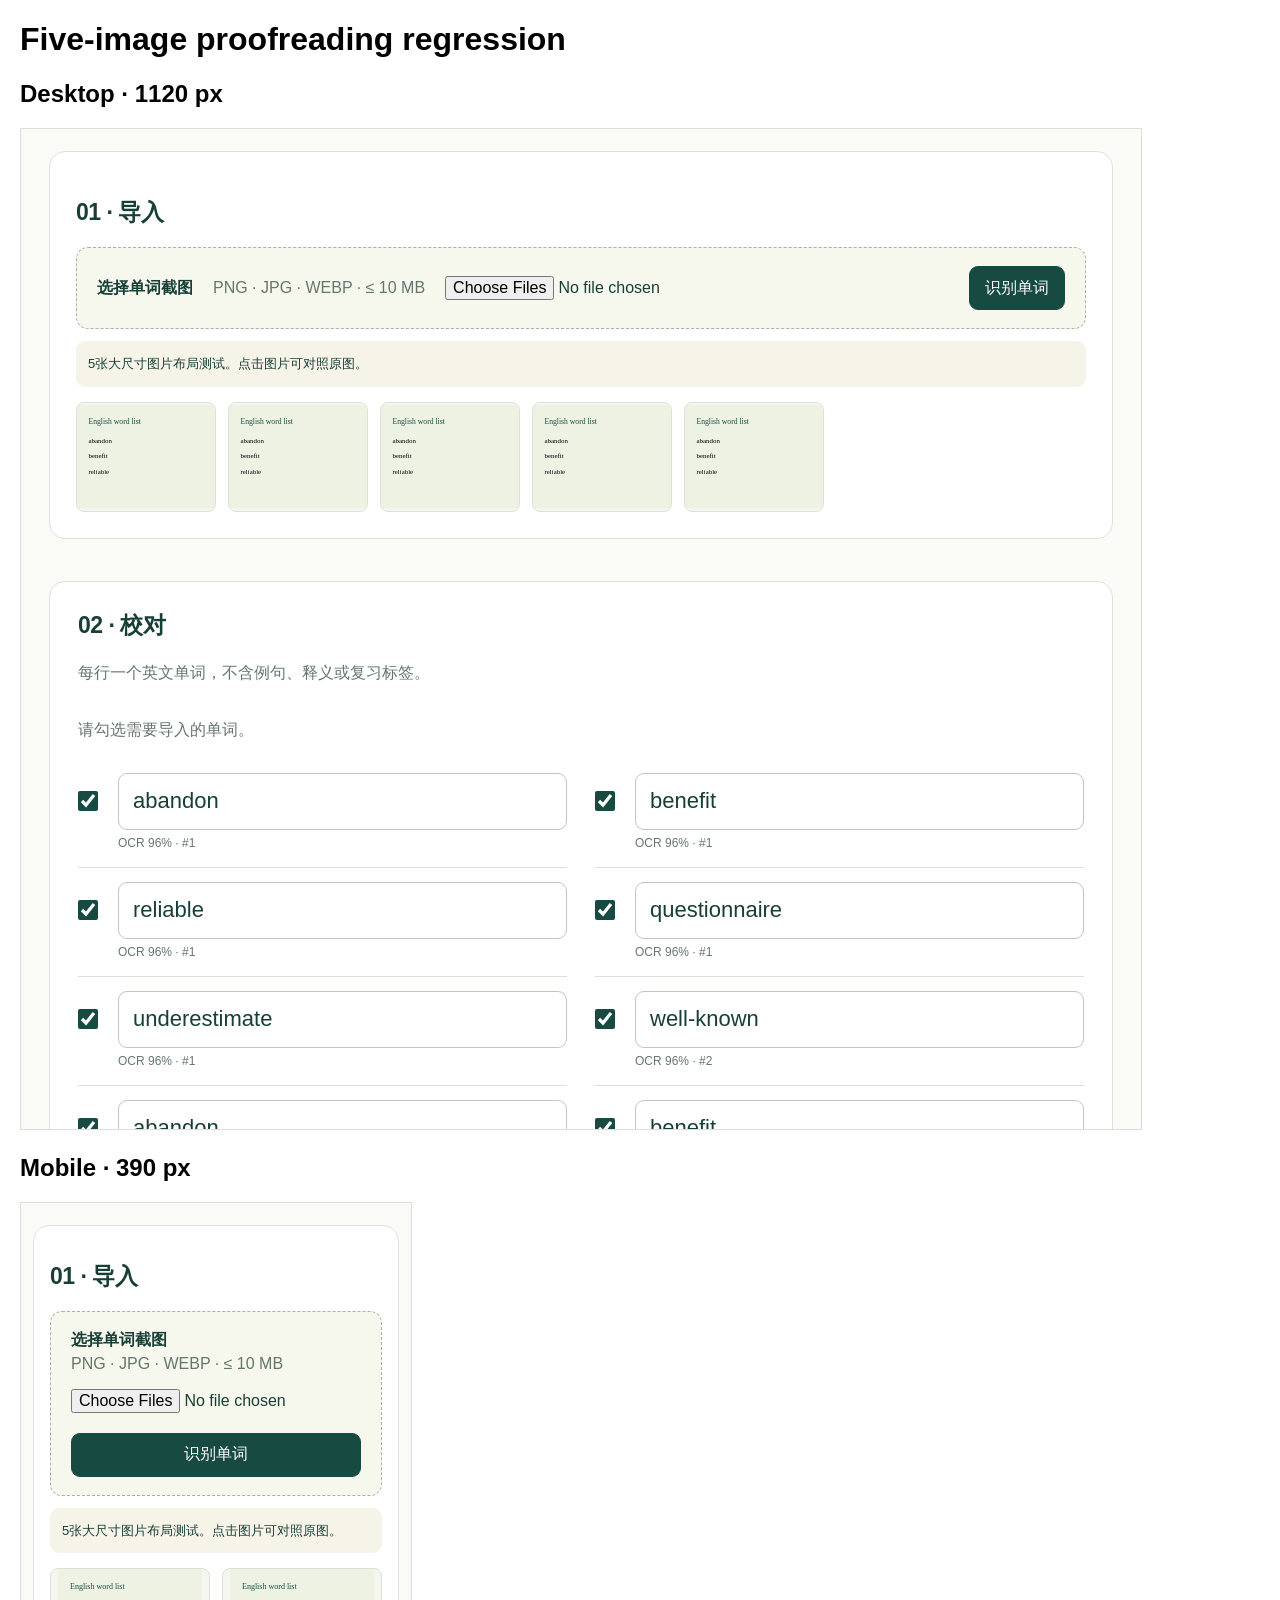
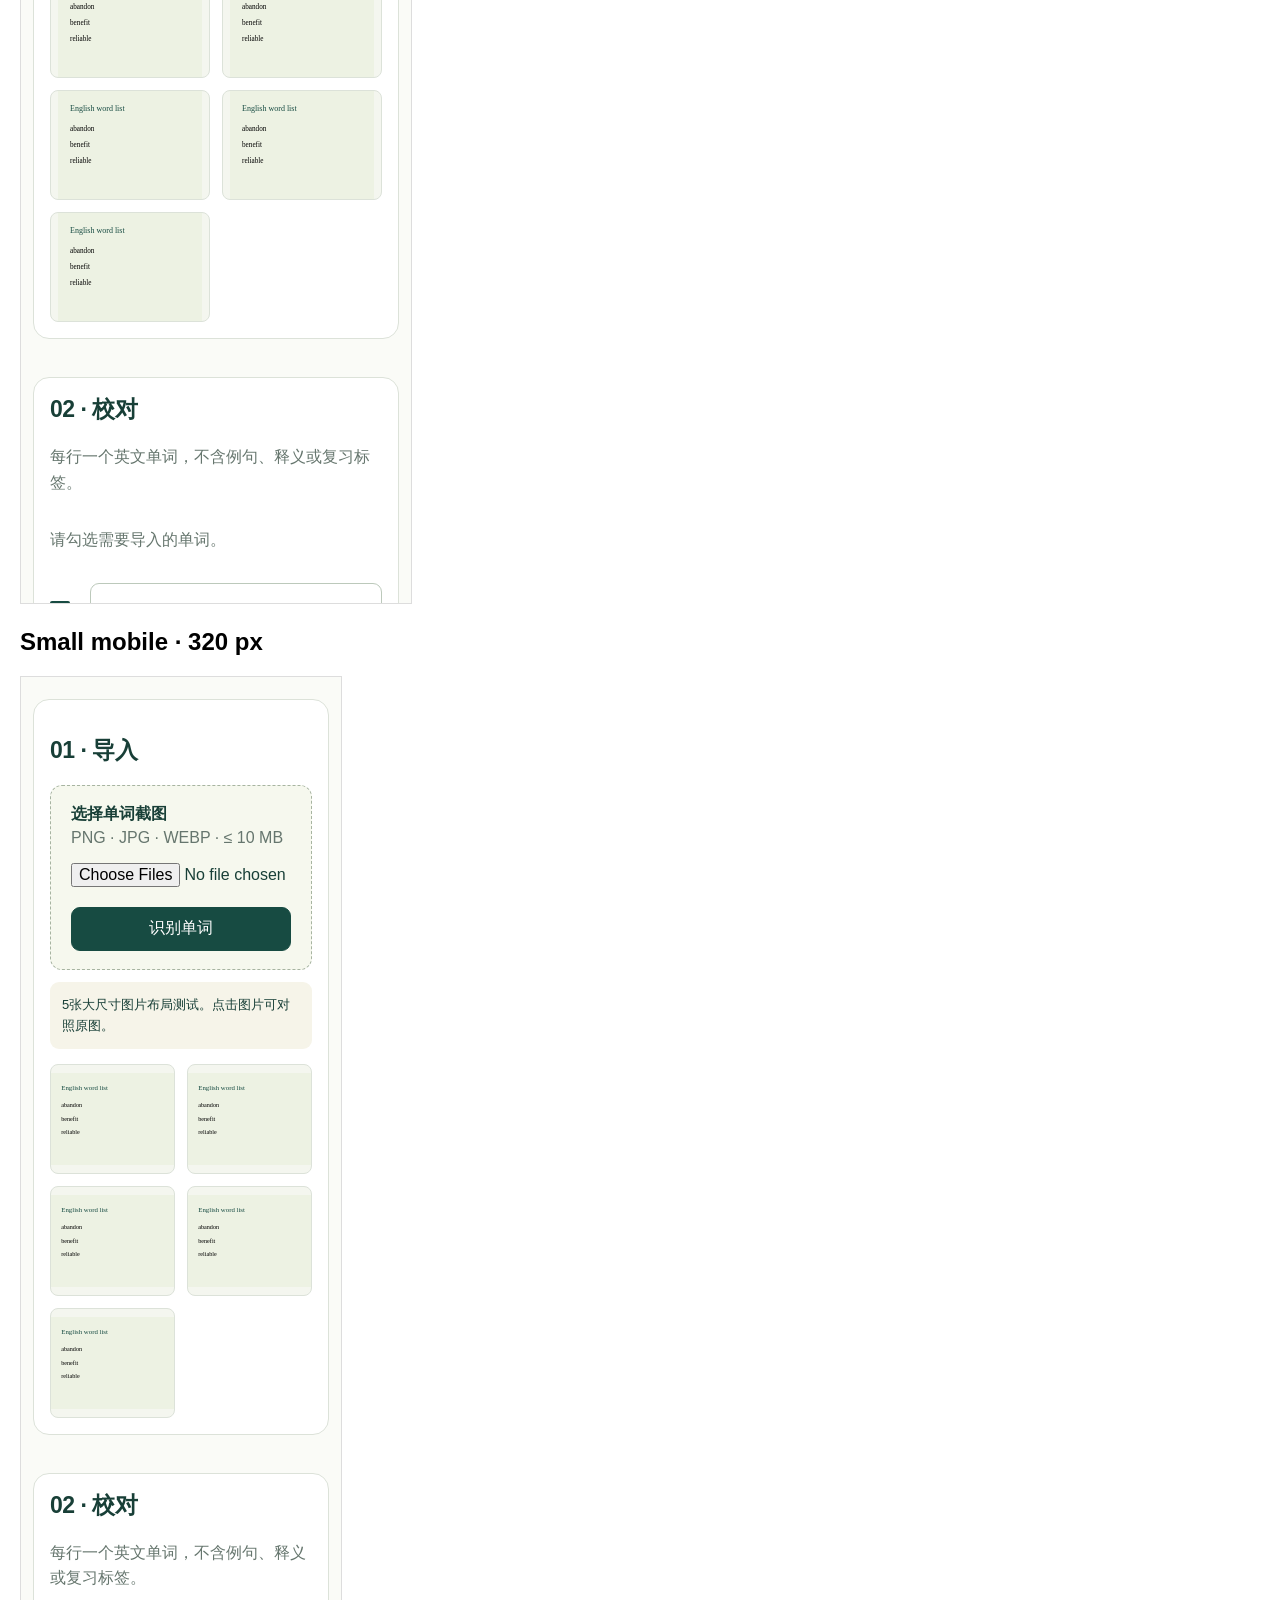
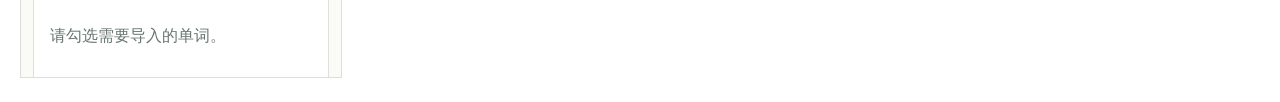
<file: next/tests/layout.html>
<!doctype html><html lang="en"><head><meta charset="utf-8"><title>Word Lab responsive layout checks</title><style>body{margin:20px;font:16px sans-serif}iframe{display:block;border:1px solid #ddd;height:1000px;margin-bottom:24px;max-width:100%}</style></head><body><h1>Five-image proofreading regression</h1><h2>Desktop · 1120 px</h2><iframe title="Desktop layout" width="1120" src="layout-fixture.html"></iframe><h2>Mobile · 390 px</h2><iframe title="Mobile layout" width="390" src="layout-fixture.html"></iframe><h2>Small mobile · 320 px</h2><iframe title="Small mobile layout" width="320" src="layout-fixture.html"></iframe></body></html>
</file>
<file: korean-quiz/style.css>
:root{--ink:#193b38;--green:#216558;--muted:#75847c;--line:#dce3da;--cream:#f6f7f0}*{box-sizing:border-box}body{margin:0;background:var(--cream);color:var(--ink);font:15px 'Noto Sans SC',sans-serif}button,a,textarea{font:inherit}button{cursor:pointer}header{height:82px;border-bottom:1px solid var(--line);display:flex;align-items:center;justify-content:space-between;padding:0 5vw;background:#fcfcf8}.brand{font-size:19px;font-weight:700;letter-spacing:.4px}.brand b{display:inline-grid;place-items:center;background:var(--green);color:white;border-radius:12px;width:38px;height:38px;margin-right:12px}header small{color:var(--muted)}main{max-width:1180px;padding:48px 26px;margin:auto}.eyebrow{color:var(--green);letter-spacing:2px;font-size:12px;font-weight:700}h1{font-size:38px;margin:12px 0 14px;letter-spacing:-1.5px}.intro{color:var(--muted);line-height:1.9;margin-bottom:30px}.layout{display:grid;grid-template-columns:260px 1fr;gap:28px}.side,.card{background:#fff;border:1px solid var(--line);border-radius:20px}.side{padding:24px;height:max-content}.label{font-size:12px;color:var(--muted);letter-spacing:1px}.stat{display:flex;align-items:baseline;gap:7px;margin:12px 0}.stat strong{font-size:32px}.bar{height:6px;background:#e8eee6;border-radius:9px;overflow:hidden;margin:14px 0 24px}.bar div{height:100%;background:var(--green);transition:width .3s}.group{display:block;width:100%;text-align:left;border:0;background:transparent;padding:14px 12px;border-radius:10px;margin:5px 0;color:var(--muted);font-size:13px}.group.active{background:#eaf2e9;color:var(--green);font-weight:600}.grid{display:grid;grid-template-columns:repeat(6,1fr);gap:7px;margin:22px 0}.dot{border:1px solid var(--line);background:#fff;border-radius:8px;height:31px;color:var(--muted);font-size:12px}.dot.done{background:#e5efe3;color:var(--green)}.dot.on{background:var(--green);color:white;border-color:var(--green)}.quiet{border:1px solid var(--line);background:white;padding:10px 15px;border-radius:9px;color:var(--ink);font-size:12px}.card{padding:32px 36px;min-height:510px}.top{display:flex;justify-content:space-between;align-items:center}.pill{background:#edf2eb;color:var(--green);border-radius:7px;padding:6px 10px;font-size:12px}.number{color:var(--muted);font-size:13px}h2{font-size:23px;line-height:1.85;white-space:pre-line;margin:28px 0 18px;font-weight:500}.hint{color:var(--muted);font-size:12px;line-height:1.8}textarea{resize:vertical;width:100%;min-height:160px;background:#fafbf7;border:1px solid var(--line);border-radius:12px;padding:17px;line-height:1.8;color:var(--ink);outline:none;margin:12px 0}textarea:focus{border-color:var(--green);box-shadow:0 0 0 3px #21655812}.actions{display:flex;gap:12px;align-items:center;margin-top:12px}.primary{background:var(--green);color:white;border:0;padding:12px 22px;border-radius:10px}.primary:disabled{opacity:.45;cursor:default}.next{margin-left:auto}.feedback{border-left:3px solid #7d9a73;background:#f3f6ee;padding:18px 20px;margin-top:22px;border-radius:0 12px 12px 0;line-height:1.9;white-space:pre-line}.feedback h3{margin:0;font-size:13px}.rating{display:flex;gap:10px;flex-wrap:wrap;margin-top:14px}.selected{background:#e5efe3;border-color:var(--green)}footer{font-size:11px;color:var(--muted);line-height:1.9;margin-top:25px}.notice{font-size:12px;color:var(--muted);margin-top:18px}.hidden{display:none}@media(max-width:760px){header{height:65px;padding:0 20px}header small{display:none}main{padding:30px 18px}h1{font-size:30px}.layout{grid-template-columns:1fr}.side{padding:18px}.grid{margin:12px 0}.card{padding:24px 20px}.group{display:inline-block;width:49%;vertical-align:top}.stat{margin:5px 0}.bar{margin:8px 0}h2{font-size:20px}.actions{flex-wrap:wrap}}
a{color:var(--green)}.group{padding:12px 10px}.tag{font-size:12px;color:var(--muted);margin-top:12px}.choices{display:grid;gap:10px;margin:20px 0}.choice{padding:14px 16px;text-align:left;border:1px solid var(--line);border-radius:11px;background:#fafbf7;color:var(--ink);line-height:1.7}.choice.chosen{border-color:var(--green);background:#edf4eb}.choice.right{border-color:#337449;background:#eaf6e9}.choice.wrong{border-color:#c77063;background:#fcf0ed}.audioBox{background:#eef3e9;padding:17px;border-radius:12px;margin:18px 0}.audioBox p{margin:8px 0 0;color:var(--muted);font-size:12px}audio{width:100%;margin-top:10px}.statusline{min-height:22px;font-size:13px;color:var(--green);margin-top:10px}.sources{font-size:12px;white-space:normal}.summary{background:#eaf2e9;padding:18px;border-radius:12px;margin-bottom:18px;line-height:1.9}.errors{display:flex;gap:9px;flex-wrap:wrap;margin-top:12px}.errors label{font-size:12px}.smallrow{display:flex;align-items:center;gap:10px;flex-wrap:wrap}.card h2{margin:20px 0 12px}.stem{font-size:18px;white-space:pre-line;line-height:1.9;margin:16px 0 20px}.sectiontitle{font-size:23px}.navcounter{font-size:11px;margin-left:4px}.statusbadge{font-size:12px;padding:5px 9px;border-radius:7px;background:#eef3e9}.choice:disabled{cursor:default}button:focus-visible,a:focus-visible{outline:3px solid #c3a867;outline-offset:3px} .bar{margin-bottom:18px} @media(max-width:760px){.group{width:100%}.stem{font-size:17px}.intro br{display:none}}
.stem{font-size:18px}.source,.translation{font-size:18px;line-height:1.9;white-space:pre-line;margin:14px 0}.passage{border:1px solid var(--line);border-radius:12px;padding:18px;background:#fafbf7}.pair{display:grid;grid-template-columns:1fr 1fr;gap:14px;margin-top:20px}.pair textarea{min-height:92px;margin-bottom:0}.row-actions{display:flex;gap:10px;align-items:center;justify-content:flex-end}.pair label{font-size:13px}.editrow{border-bottom:1px solid var(--line);padding-bottom:12px;margin-bottom:12px}.top{margin-bottom:20px}.subtle{color:var(--muted);font-size:12px}.inline{display:flex;align-items:center;gap:9px;margin:15px 0}.actions .next{margin-left:auto}.timer{font-variant-numeric:tabular-nums;color:var(--muted)}.explanation{white-space:pre-line;line-height:1.9}.submitNext{margin-top:12px}#audioBox p{font-size:12px}.hidden{display:none!important}.group{width:100%}#question{margin-top:12px}.copyNotice{color:var(--muted);font-size:11px;margin-top:8px}@media(max-width:760px){.pair{grid-template-columns:1fr}.source,.translation,.stem{font-size:17px}}.correctVerdict{color:#216558}.wrongVerdict{color:#a84532}#postAudio{display:flex;align-items:center;gap:10px;margin-top:14px}select{padding:7px;border:1px solid var(--line);border-radius:7px;background:white;color:var(--ink);font:inherit}
.rounds{display:flex;gap:12px;flex-wrap:wrap;margin-bottom:24px}.rounds button{padding:13px 20px;font-size:14px}.rounds .active{background:var(--green);color:white;border-color:var(--green)}
button:disabled{cursor:not-allowed;opacity:.42}.reportmetrics{display:grid;grid-template-columns:1fr 1fr;gap:16px;margin:15px 0}.reportmetrics>div{background:white;padding:16px;border-radius:12px}.reportmetrics strong{font-size:30px;display:block}.summary h2{margin:0}.summary ul{padding-left:20px}.summary li{margin:12px 0}.summary h3{font-size:16px}.dot:disabled{background:#f3f3ed;border-color:#e8e8e0}.summary:focus{outline:none}@media(max-width:600px){.reportmetrics{grid-template-columns:1fr}}

.gapAlert{margin-top:14px;padding:14px 18px;background:#fff1de;border-left:3px solid #b67a28;border-radius:8px;font-size:13px;line-height:1.8}.gapAlert h3{font-size:14px;margin:0}.gapAlert p{margin:6px 0}
</file>
<file: next/style.css>
:root{--ink:#183f37;--green:#174b42;--muted:#66766e;--line:#dce2d9;--paper:#fafbf7;--accent:#eaf2c7;font-family:Inter,-apple-system,BlinkMacSystemFont,"Segoe UI",Arial,sans-serif;color:var(--ink);background:var(--paper);font-size:16px}*{box-sizing:border-box}body{margin:0}.shell{max-width:1040px;margin:auto;padding:0 28px}header{display:flex;justify-content:space-between;align-items:center;gap:16px;padding:28px 0;border-bottom:1px solid var(--line)}.brand{font-size:36px;letter-spacing:-3px;font-weight:800;text-decoration:none;color:var(--ink);display:flex;align-items:center;gap:15px}.brand span{font-size:11px;letter-spacing:2px;font-weight:600}.header-right{display:flex;align-items:center;gap:12px}.badge,.eyebrow{font-size:11px;letter-spacing:2px;font-weight:700}.badge{background:var(--accent);padding:7px 9px;border-radius:5px}.hero{max-width:760px;padding:48px 0 30px}.eyebrow{color:#668637}.hero h1{font-family:Georgia,"Times New Roman",serif;font-size:clamp(34px,5vw,58px);font-weight:400;letter-spacing:-1.8px;line-height:1.1;margin:14px 0 18px}.hero>p:not(.eyebrow){max-width:600px;line-height:1.7;color:var(--muted)}.steps{display:flex;flex-wrap:wrap;gap:10px;margin-top:24px}.steps span{font-size:12px;border:1px solid var(--line);padding:8px 12px;border-radius:24px}nav{display:flex;gap:6px;border-bottom:1px solid var(--line);padding-bottom:12px;overflow-x:auto}button,select,input,textarea{font:inherit}button,select{min-height:44px;border:1px solid var(--line);border-radius:9px;background:white;color:var(--ink);padding:10px 15px;cursor:pointer}nav button{border-color:transparent;background:transparent;white-space:nowrap}nav button.active{background:var(--green);color:white}button.primary{background:var(--green);color:white;border-color:var(--green)}button:disabled{opacity:.5;cursor:wait}button:hover:not(:disabled){filter:brightness(.94)}button:focus-visible,a:focus-visible,select:focus-visible,input:focus-visible,textarea:focus-visible{outline:3px solid #b7902e;outline-offset:3px}h2{font-size:23px;letter-spacing:-.5px}h3{font-size:18px}p{line-height:1.65}.panel{background:white;border:1px solid var(--line);border-radius:16px;padding:26px;margin-top:22px}.muted,small{color:var(--muted);line-height:1.6}.grid{display:grid;grid-template-columns:minmax(0,1fr);gap:20px}.drop{padding:34px 20px;text-align:center;border:1.5px dashed #a7b4a1;border-radius:12px;background:#f6f8ee}.drop input{max-width:100%;margin:15px 0}.actions{display:flex;gap:10px;align-items:center;flex-wrap:wrap;margin-top:16px}textarea,input[type=text]{width:100%;border:1px solid #bcc9bb;border-radius:9px;padding:13px;background:white;color:var(--ink)}textarea{min-height:160px;line-height:1.7}input[type=checkbox]{min-width:20px;min-height:20px;accent-color:var(--green)}label{line-height:1.7}.consent{display:flex;align-items:flex-start;gap:10px;margin-top:20px;font-size:14px}.consent input{margin-top:4px}.notice{background:#f6f4e9;border-radius:9px;padding:12px;font-size:13px}.previews{display:flex;gap:10px;overflow:auto;margin-top:15px}.previews img{max-height:170px;max-width:180px;object-fit:contain;border:1px solid var(--line);border-radius:8px}.candidates{display:grid;grid-template-columns:repeat(2,minmax(0,1fr));gap:0 28px;max-height:none;overflow:visible}.candidate{display:grid;grid-template-columns:24px 1fr auto;gap:12px;align-items:center;border-bottom:1px solid var(--line);padding:12px 0}.candidate input[type=text]{padding:8px}.candidate small{font-size:11px;max-width:170px}.word{display:inline-block;border:1px solid var(--line);padding:8px 13px;margin:4px;border-radius:7px}.option{display:block;width:100%;text-align:start;margin:10px 0;line-height:1.6;padding:16px}.option.selected{border:2px solid var(--green);background:#f0f5e6}.question{font-family:Georgia,serif;font-size:42px;margin:28px 0;overflow-wrap:anywhere}.result{padding:16px;background:#edf4df;border-radius:9px;white-space:pre-line}.result.wrong{background:#fff0e8}.progress{height:5px;background:#e8eee1;border-radius:4px;overflow:hidden}.progress div{height:100%;background:var(--green)}#status{min-height:26px;color:var(--muted);font-size:14px;overflow-wrap:anywhere}footer{display:flex;justify-content:space-between;gap:16px;border-top:1px solid var(--line);padding:24px 0 36px;font-size:12px;color:var(--muted)}a{color:var(--green)}.sr-only{position:absolute;width:1px;height:1px;overflow:hidden;clip:rect(0,0,0,0)}.metrics{display:flex;gap:24px;flex-wrap:wrap}.metrics strong{display:block;font-family:Georgia,serif;font-size:38px}.error{color:#a03d28}select{max-width:190px}.list-row{padding:14px 0;border-bottom:1px solid var(--line)}@media(max-width:620px){.shell{padding:0 16px}header{padding:18px 0}.brand span{display:none}.header-right{gap:7px}.badge{font-size:9px;letter-spacing:1px}select{max-width:145px}.hero{padding:32px 0 24px}.grid{grid-template-columns:1fr;gap:16px}.panel{padding:19px}.candidate{grid-template-columns:24px 1fr}.candidate small{grid-column:2;max-width:none}nav button{padding:10px}.actions button{flex-grow:1}footer{flex-direction:column}}

.sense-select{display:block;width:100%;max-width:100%;margin:8px 0 14px;text-overflow:ellipsis}.list-row label{font-size:13px}

.hero h1{white-space:pre-line}html:lang(zh-CN) .hero h1,html:lang(zh-TW) .hero h1{font-size:clamp(30px,4vw,46px);letter-spacing:-.6px}

/* Import is a compact full-width step; proofreading owns the full next row.
   min-width:0 prevents multiple image previews from expanding CSS grid tracks. */
.shell{max-width:1240px}
.grid>*{min-width:0;max-width:100%}
.panel{min-width:0}
.import-panel .drop{padding:18px 20px;text-align:start;display:flex;align-items:center;flex-wrap:wrap;gap:12px 20px}
.import-panel .drop p{margin:0}
.import-panel .drop input{min-width:0;width:260px;max-width:100%;margin:0}
.import-panel .drop .actions{margin:0;margin-inline-start:auto}
.import-panel .notice{margin:12px 0}
.previews{display:flex;flex-wrap:wrap;gap:12px;max-width:100%;min-width:0;overflow:visible}
.previews a{flex:0 1 140px;min-width:0;max-width:100%}
.previews img{display:block;width:100%;height:110px;max-width:100%;max-height:none;object-fit:contain;background:#f4f6ef}
.review-panel{padding:28px}
.review-panel h2{margin-top:0}
.candidates:empty{display:none}
.candidates>p{grid-column:1/-1}
.candidate{min-width:0;grid-template-columns:28px minmax(0,1fr);gap:4px 12px;align-items:center;padding:14px 0}
.candidate input[type=checkbox]{grid-column:1;grid-row:1;justify-self:start;margin:0}
.candidate input[type=text]{grid-column:2;grid-row:1;min-width:0;width:100%;font-size:22px;line-height:1.4;padding:12px 14px;min-height:56px}
.candidate small{grid-column:2;grid-row:2;max-width:none;font-size:12px;overflow-wrap:anywhere}
.review-panel label[for=word-text]{display:block;margin-top:20px;font-weight:600}
.review-panel textarea{min-height:240px;resize:vertical;font-size:20px;line-height:1.8}
.review-panel>.actions{padding-top:12px;border-top:1px solid var(--line)}
@media(max-width:760px){.candidates{grid-template-columns:minmax(0,1fr)}.review-panel{padding:20px}.import-panel .drop{display:block}.import-panel .drop input{margin:12px 0}.import-panel .drop .actions{margin:8px 0 0}.candidate input[type=text]{font-size:20px}.previews a{flex-basis:110px}}
@media(max-width:400px){.shell{padding:0 12px}.panel{padding:16px}.previews a{flex-basis:calc(50% - 6px)}}
</file>
